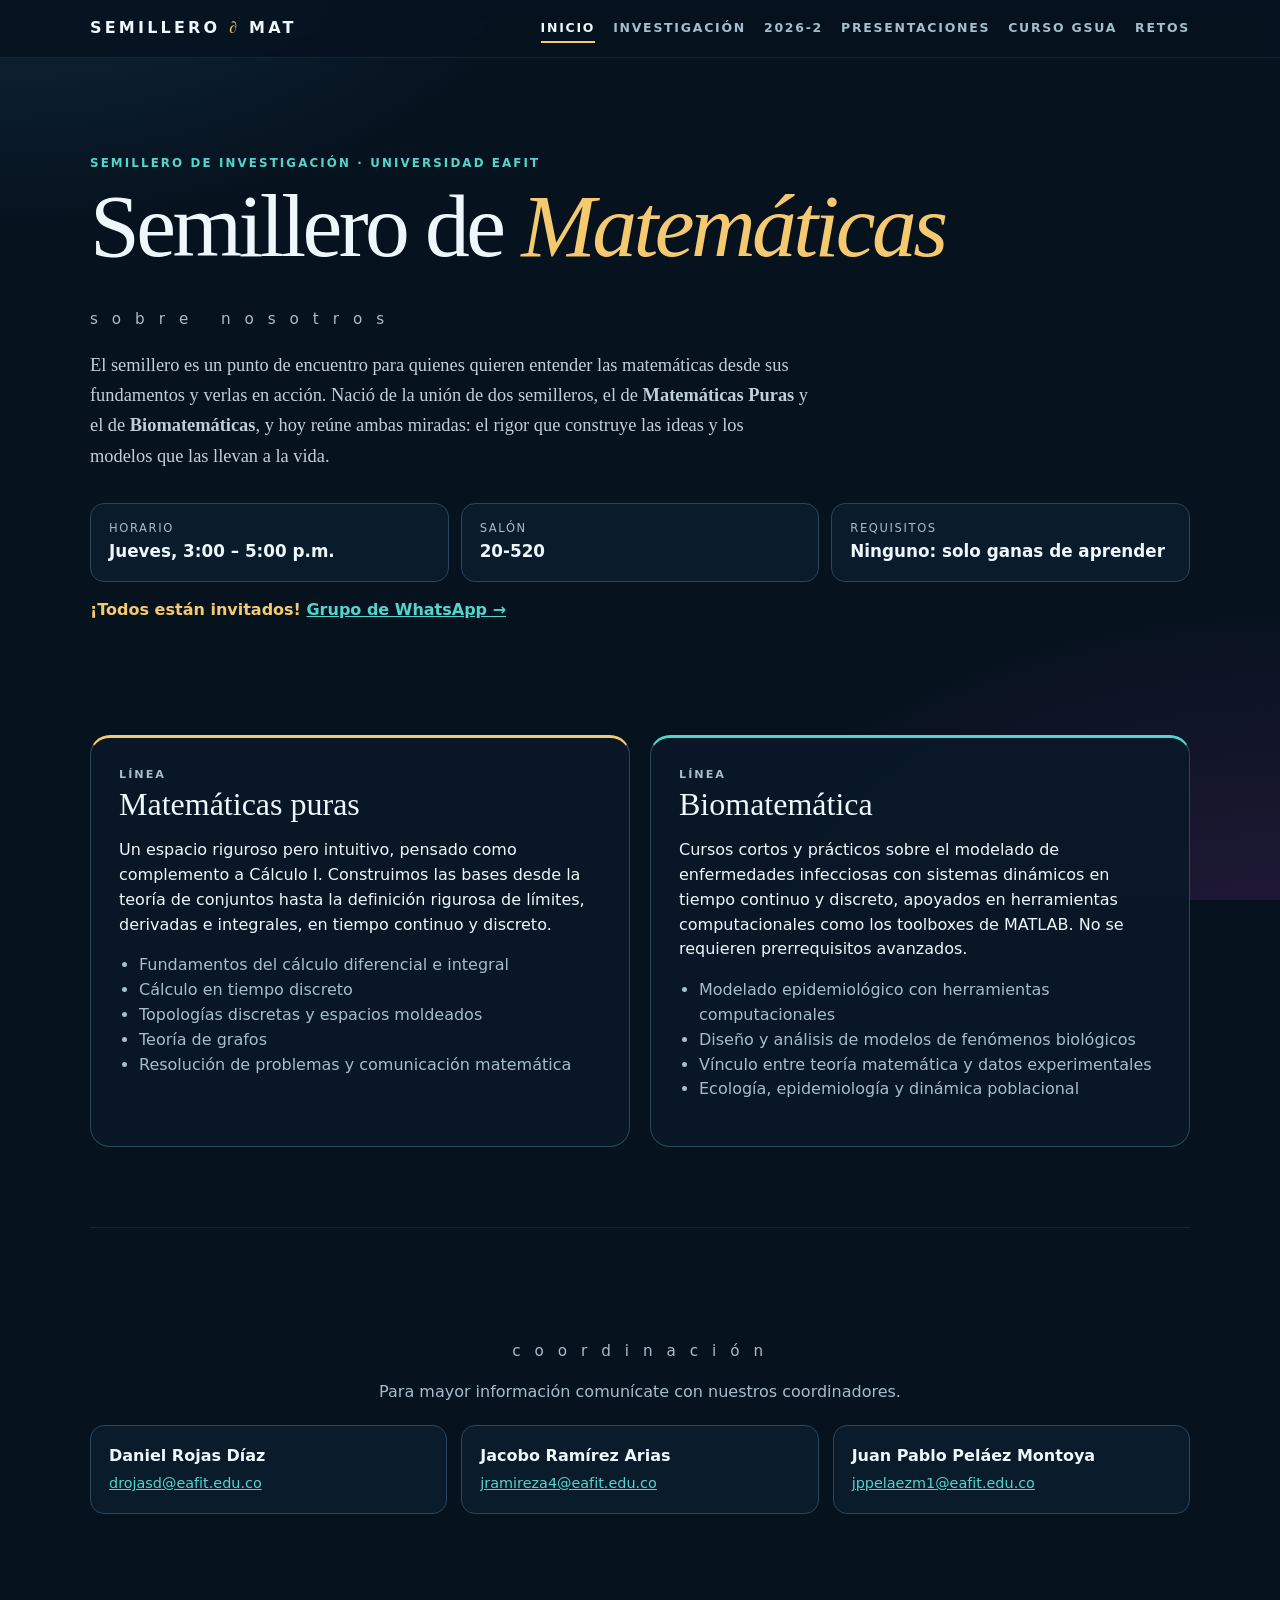
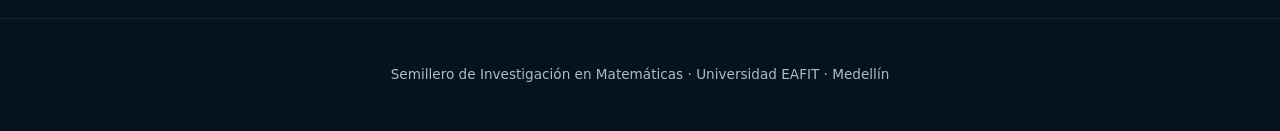
<file: index.html>
<!doctype html>
<html lang="es">
<head>
  <meta charset="utf-8">
  <meta name="viewport" content="width=device-width, initial-scale=1">
  <meta name="theme-color" content="#07121f">
  <meta name="description" content="Semillero de Matemáticas de la Universidad EAFIT: matemáticas puras y biomatemática. Jueves de 3 a 5 p.m. en el aula 20-520, sin prerrequisitos.">
  <title>Semillero de Matemáticas – EAFIT</title>
  <link rel="stylesheet" href="assets/style.css">
</head>
<body>
  <header class="nav">
    <a class="brand" href="#inicio">SEMILLERO <span>∂</span> MAT</a>
    <nav>
      <a href="#inicio">Inicio</a>
      <a href="#investigacion">Investigación</a>
      <a href="#semestre" data-semestre>2026-2</a>
      <a href="#presentaciones">Presentaciones</a>
      <a href="#curso">Curso GSUA</a>
      <a href="#retos">Retos</a>
    </nav>
  </header>

  <main>
    <!-- Cada .pestana es una pestaña; se elige por el #hash (assets/main.js). -->
    <div class="pestana" data-pestana="inicio">
    <section id="inicio" class="hero">
      <p class="eyebrow">Semillero de Investigación · Universidad EAFIT</p>
      <h1>Semillero de <em>Matemáticas</em></h1>
      <p class="spaced">s o b r e &nbsp; n o s o t r o s</p>
      <p class="lead">
        El semillero es un punto de encuentro para quienes quieren entender las matemáticas
        desde sus fundamentos y verlas en acción. Nació de la unión de dos semilleros, el de
        <strong>Matemáticas Puras</strong> y el de <strong>Biomatemáticas</strong>, y hoy reúne
        ambas miradas: el rigor que construye las ideas y los modelos que las llevan a la vida.
      </p>
      <div class="facts">
        <div><span>Horario</span><strong data-horario></strong></div>
        <div><span>Salón</span><strong data-salon></strong></div>
        <div><span>Requisitos</span><strong data-requisitos></strong></div>
      </div>
      <p class="invite">¡Todos están invitados! <a data-whatsapp target="_blank" rel="noopener">Grupo de WhatsApp →</a></p>
    </section>

    <section id="lineas" class="lineas">
      <article class="linea puras">
        <p class="tag">Línea</p>
        <h2>Matemáticas puras</h2>
        <p>
          Un espacio riguroso pero intuitivo, pensado como complemento a Cálculo I. Construimos
          las bases desde la teoría de conjuntos hasta la definición rigurosa de límites,
          derivadas e integrales, en tiempo continuo y discreto.
        </p>
        <ul>
          <li>Fundamentos del cálculo diferencial e integral</li>
          <li>Cálculo en tiempo discreto</li>
          <li>Topologías discretas y espacios moldeados</li>
          <li>Teoría de grafos</li>
          <li>Resolución de problemas y comunicación matemática</li>
        </ul>
      </article>
      <article class="linea biomat">
        <p class="tag">Línea</p>
        <h2>Biomatemática</h2>
        <p>
          Cursos cortos y prácticos sobre el modelado de enfermedades infecciosas con sistemas
          dinámicos en tiempo continuo y discreto, apoyados en herramientas computacionales
          como los toolboxes de MATLAB. No se requieren prerrequisitos avanzados.
        </p>
        <ul>
          <li>Modelado epidemiológico con herramientas computacionales</li>
          <li>Diseño y análisis de modelos de fenómenos biológicos</li>
          <li>Vínculo entre teoría matemática y datos experimentales</li>
          <li>Ecología, epidemiología y dinámica poblacional</li>
        </ul>
      </article>
    </section>

    </div>

    <div class="pestana" data-pestana="investigacion">
    <section id="investigacion">
      <p class="spaced center">i n v e s t i g a c i ó n</p>
      <p class="muted center">Además de las sesiones, el semillero tiene líneas de investigación activas.</p>
      <div class="cards" id="lista-investigacion"></div>
    </section>

    </div>

    <div class="pestana" data-pestana="semestre">
    <section id="semestre">
      <p class="spaced center" data-semestre-spaced></p>
      <div class="curso">
        <figure>
          <img data-ecard alt="Invitación del semestre: ¿Qué es un diferencial? Nivel 1: construyendo las bases del cálculo desde la función hasta el diferencial." decoding="async">
        </figure>
        <div>
          <p class="tag" data-curso-nivel></p>
          <h2 data-curso-pregunta></h2>
          <p class="lead" data-curso-titulo></p>
          <p class="lead">
            Partimos de la noción de función y, paso a paso, construimos con rigor las ideas que
            llevan al diferencial. En el camino también nos preguntamos qué significa que una
            función sea <em>continua</em> cuando el mundo es discreto. No hace falta haber
            asistido antes ni saber nada en particular.
          </p>
          <a class="boton" data-whatsapp target="_blank" rel="noopener">Únete al grupo de WhatsApp</a>
        </div>
      </div>
    </section>

    <section id="cronograma">
      <h2 class="section-title">Cronograma de actividades</h2>
      <p class="muted center">Semestre <span data-semestre-text></span> · El cronograma es tentativo y puede cambiar.</p>
      <div class="filters" role="group" aria-label="Filtrar por línea">
        <button class="on" data-filter="todas">Todas</button>
        <button data-filter="puras">Puras</button>
        <button data-filter="biomat">Biomat</button>
      </div>
      <ol class="sesiones" id="lista-sesiones"></ol>
    </section>

    </div>

    <div class="pestana" data-pestana="presentaciones">
    <section id="presentaciones">
      <p class="spaced center">p r e s e n t a c i o n e s</p>
      <div class="cards" id="lista-presentaciones"></div>
    </section>

    <section id="documentos">
      <p class="spaced center">d o c u m e n t o s</p>
      <div class="cards" id="lista-documentos"></div>
    </section>

    </div>

    <div class="pestana" data-pestana="curso">
    <section id="curso">
      <p class="spaced center">c u r s o &nbsp; g s u a - c s b</p>
      <p class="muted center retos-intro" data-curso-desc></p>
      <div class="destacado" id="curso-handson"></div>
      <div class="cards" id="lista-curso"></div>
      <p class="spaced center" style="margin-top:40px">p a p e r s &nbsp; d e &nbsp; l o s &nbsp; m o d e l o s</p>
      <div class="papers" id="curso-papers"></div>
      <div class="grupos-enlaces" id="curso-enlaces"></div>
    </section>

    </div>

    <div class="pestana" data-pestana="retos">
    <section id="retos">
      <p class="spaced center">r e t o s</p>
      <p class="muted center retos-intro">
        Competencias de identificabilidad: datos simulados con ruido y parámetros secretos. Cada
        equipo dice qué parámetros se pueden recuperar, los estima y da su intervalo de confianza.
        Gana la <strong>menor penalización</strong>: intervalos estrechos que contengan la verdad y
        honestidad sobre lo que no se puede recuperar. La huella SHA-256 de cada verdad se publica
        al lanzar el reto, para que nadie pueda cambiarla después.
        <a href="https://github.com/drojasd/semillero-matematicas-eafit/blob/main/retos/README.md" target="_blank" rel="noopener">Cómo se califica →</a>
      </p>
      <div id="lista-retos"></div>
    </section>

    </div>

    <section id="contacto">
      <p class="spaced center">c o o r d i n a c i ó n</p>
      <p class="muted center">Para mayor información comunícate con nuestros coordinadores.</p>
      <div class="coordinadores" id="lista-coordinadores"></div>
    </section>
  </main>

  <footer>
    <p>Semillero de Investigación en Matemáticas · Universidad EAFIT · Medellín</p>
  </footer>

  <script src="assets/diagramas.js"></script>
  <script src="data/sitio.js"></script>
  <script src="data/retos.js"></script>
  <script src="assets/main.js"></script>
</body>
</html>
</file>
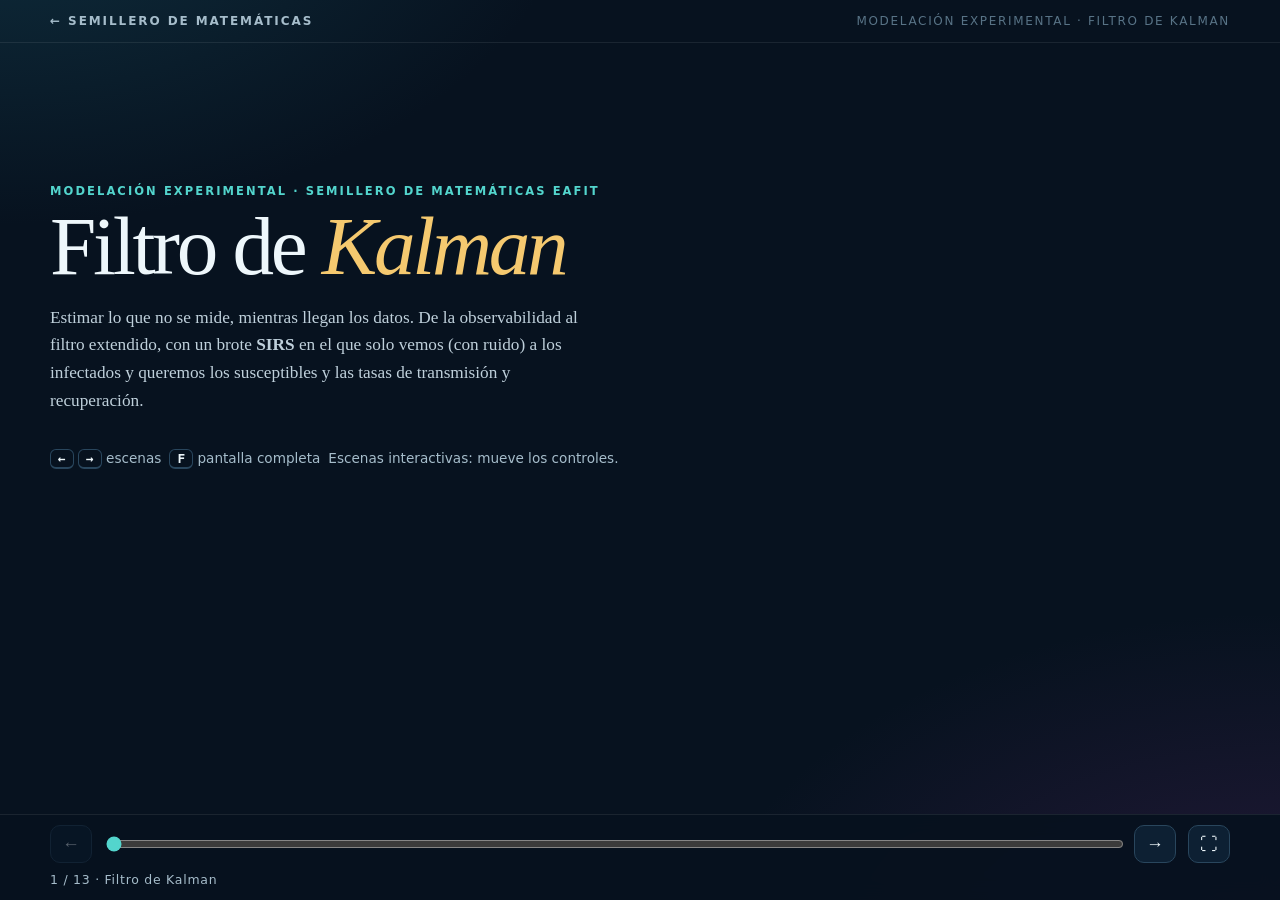
<file: cursos/filtro-kalman/presentacion.html>
<!doctype html>
<html lang="es">
<head>
<meta charset="utf-8">
<meta name="viewport" content="width=device-width, initial-scale=1">
<meta name="theme-color" content="#07121f">
<title>Filtro de Kalman · Semillero de Matemáticas</title>
<style>
:root{
  --bg:#07121f; --surface:#0d2033; --surface2:#102a40; --line:#29465d;
  --ink:#eef7fb; --muted:#a6bdcb; --dim:#587386;
  --puras:#f5c96f; --biomat:#53d5cd; --violet:#bda0ff; --bad:#ff8194; --good:#68e3a0;
}
*{box-sizing:border-box}
[hidden]{display:none!important}
math.acc{font-family:"Cambria Math","STIX Two Math",serif;font-size:1.05em}
.par{font-size:1.75em;vertical-align:-.12em;font-weight:300}
html,body{height:100%}
body{margin:0;color:var(--ink);font:16px/1.5 Inter,ui-sans-serif,system-ui,-apple-system,"Segoe UI",sans-serif;
  background:radial-gradient(1000px 620px at 0 -15%,#16495b8a,transparent 58%),radial-gradient(1000px 640px at 100% 110%,#54266566,transparent 59%),var(--bg);
  display:flex;flex-direction:column;min-height:100vh}
a{color:var(--biomat)}
.top{display:flex;justify-content:space-between;align-items:center;gap:12px;padding:12px max(16px,calc((100% - 1180px)/2));border-bottom:1px solid #ffffff14}
.top a{font-size:.75rem;font-weight:800;letter-spacing:.16em;text-transform:uppercase;text-decoration:none;color:var(--muted)}
.top span{font-size:.75rem;letter-spacing:.14em;text-transform:uppercase;color:var(--dim)}
main{flex:1;width:min(1180px,calc(100% - 32px));margin:0 auto;padding:22px 0 110px}
.kicker{margin:0 0 6px;color:var(--biomat);font-size:.72rem;font-weight:800;letter-spacing:.18em;text-transform:uppercase}
h1{margin:0;font:500 clamp(2.4rem,6.5vw,5.2rem)/.95 Georgia,"Times New Roman",serif;letter-spacing:-.04em}
h1 em,h2 em{color:var(--puras);font-weight:400}
h2{margin:0 0 14px;font:500 clamp(1.6rem,3.4vw,2.5rem)/1.08 Georgia,serif;letter-spacing:-.02em}
p{margin:0 0 12px}
.lead{color:#bfd0db;font:1.08rem/1.6 Georgia,serif;max-width:62ch}
.muted{color:var(--muted)} .small{font-size:.86rem}
.cols{display:grid;grid-template-columns:minmax(0,1fr) minmax(0,1.2fr);gap:26px;align-items:start}
.cols.even{grid-template-columns:minmax(0,1fr) minmax(0,1fr)}
.panel{border:1px solid var(--line);border-radius:16px;background:#091827dc;padding:16px}
canvas{display:block;width:100%;height:360px;border-radius:12px;background:#050d17;border:1px solid #ffffff12;touch-action:none;cursor:crosshair}
canvas.short{height:300px}
.ctl{display:grid;grid-template-columns:auto 1fr 3.4em;gap:8px 10px;align-items:center;margin:10px 0}
.ctl label{font-size:.85rem;color:var(--muted)} .ctl output{font:600 .9rem ui-monospace,Consolas,monospace;text-align:right}
input[type=range]{width:100%;accent-color:var(--biomat)}
.btns{display:flex;flex-wrap:wrap;gap:8px;margin:10px 0}
button.b{padding:7px 13px;border:1px solid var(--line);border-radius:999px;background:transparent;color:var(--muted);font:inherit;font-size:.85rem;cursor:pointer}
button.b:hover{color:var(--ink);border-color:var(--muted)}
button.b.on{background:var(--surface2);color:var(--ink);border-color:var(--biomat)}
button.b:focus-visible,a:focus-visible,input:focus-visible{outline:2px solid var(--puras);outline-offset:2px}
.m{font-family:"Cambria Math","STIX Two Math",Georgia,serif;font-size:1.06em;white-space:nowrap}
.m i,.eq i{font-style:italic}
.eq{font-family:"Cambria Math","STIX Two Math",Georgia,serif;font-size:1.25rem;line-height:2.2;text-align:center;margin:10px 0;overflow-x:auto;overflow-y:hidden;white-space:nowrap}
.eq.big{font-size:clamp(1.15rem,2.6vw,1.9rem)}
.fr{display:inline-flex;flex-direction:column;vertical-align:middle;text-align:center;line-height:1.15;margin:0 .1em}
.fr>span:first-child{border-bottom:1px solid currentColor;padding:0 .15em}
.mat{display:inline-grid;vertical-align:middle;gap:2px 14px;padding:2px 8px;border-left:2px solid var(--muted);border-right:2px solid var(--muted);border-radius:4px;line-height:1.3;text-align:center}
[data-p]{border-radius:6px;padding:0 2px;transition:background .2s,color .2s}
[data-p].hl{background:#f5c96f33;color:var(--puras)}
.box{border-left:3px solid var(--puras);background:#f5c96f12;padding:10px 14px;border-radius:0 10px 10px 0;margin:12px 0}
.box.t{border-color:var(--biomat);background:#53d5cd12}
.box.v{border-color:var(--violet);background:#bda0ff12}
.tag{display:inline-block;padding:1px 9px;border-radius:999px;font-size:.72rem;font-weight:800;letter-spacing:.08em;text-transform:uppercase;background:#ffffff12}
.ok{color:var(--good)} .no{color:var(--bad)}
ul.clean{padding-left:18px;margin:6px 0} ul.clean li{margin:4px 0}
.form{display:flex;flex-wrap:wrap;gap:8px;align-items:center;font-size:.85rem;color:var(--muted)}
.form input[type=number]{width:5.2em;padding:4px 6px;border-radius:8px;border:1px solid var(--line);background:#050d17;color:var(--ink);font:inherit}
svg text{font-family:Inter,system-ui,sans-serif}
.cover{min-height:58vh;display:flex;flex-direction:column;justify-content:center}
.keys{display:flex;flex-wrap:wrap;gap:8px;margin-top:22px;color:var(--muted);font-size:.85rem}
kbd{border:1px solid var(--line);border-bottom-width:2px;border-radius:6px;padding:1px 7px;font:600 .8rem ui-monospace,Consolas,monospace;color:var(--ink)}
.dock{position:fixed;left:0;right:0;bottom:0;z-index:5;background:#07121fee;backdrop-filter:blur(10px);border-top:1px solid #ffffff14}
.dock .in{width:min(1180px,calc(100% - 32px));margin:0 auto;display:grid;grid-template-columns:auto 1fr auto auto;gap:12px;align-items:center;padding:10px 0}
.dock .lbl{grid-column:1/-1;font-size:.78rem;color:var(--muted);letter-spacing:.06em;margin-top:-4px}
.dock button{width:42px;height:38px;border-radius:10px;border:1px solid var(--line);background:var(--surface);color:var(--ink);font-size:1.1rem;cursor:pointer}
.dock button:disabled{opacity:.35;cursor:default}
@media (max-width:820px){
  .cols,.cols.even{grid-template-columns:minmax(0,1fr)}
  .m{white-space:normal}
  .top span{display:none}
  .dock .in{grid-template-columns:auto minmax(0,1fr) auto auto}
  canvas{height:280px} canvas.short{height:240px}
  main{padding-bottom:130px}
}
@media (prefers-reduced-motion:reduce){*{transition:none!important;scroll-behavior:auto!important}}
.grid2{display:grid;grid-template-columns:minmax(0,1fr) minmax(0,1fr);gap:10px}
canvas.mini{height:210px}
.read{display:grid;grid-template-columns:auto 1fr;gap:4px 12px;font-size:.85rem;margin:10px 0}
.read b{font:600 .9rem ui-monospace,Consolas,monospace;color:var(--ink);text-align:right}
.read span{color:var(--muted)}
.leg{display:flex;flex-wrap:wrap;gap:6px 14px;font-size:.78rem;color:var(--muted);margin:6px 0}
.leg i{display:inline-block;width:14px;height:3px;border-radius:2px;vertical-align:middle;margin-right:5px}
.leg i.pt{width:6px;height:6px;border-radius:50%}
pre.code{margin:8px 0;padding:12px 14px;border-radius:12px;background:#050d17;border:1px solid #ffffff12;overflow-x:auto;font:12.5px/1.5 ui-monospace,Consolas,monospace;color:#cfe3ee}
pre.code .c{color:var(--dim)} pre.code .k{color:var(--biomat)}
.steps{counter-reset:p;list-style:none;padding:0;margin:8px 0}
.steps li{counter-increment:p;position:relative;padding-left:30px;margin:8px 0}
.steps li::before{content:counter(p);position:absolute;left:0;top:1px;width:21px;height:21px;border-radius:50%;background:var(--surface2);border:1px solid var(--line);font-size:.72rem;display:grid;place-items:center;color:var(--puras)}
.cols.lab{grid-template-columns:minmax(0,.72fr) minmax(0,1.5fr)}
@media (max-width:820px){.grid2,.cols.lab{grid-template-columns:minmax(0,1fr)} canvas.mini{height:190px}}
</style>
</head>
<body>
<header class="top">
  <a href="../../index.html">← Semillero de Matemáticas</a>
  <span>Modelación experimental · Filtro de Kalman</span>
</header>
<main id="stage" tabindex="-1" aria-live="polite"></main>
<nav class="dock" aria-label="Navegación de la presentación">
  <div class="in">
    <button id="prev" aria-label="Escena anterior">←</button>
    <input id="prog" type="range" min="0" value="0" aria-label="Progreso de la presentación">
    <button id="next" aria-label="Escena siguiente">→</button>
    <button id="full" aria-label="Pantalla completa" title="Pantalla completa (F)">⛶</button>
    <div class="lbl" id="lbl"></div>
  </div>
</nav>
<script>
"use strict";
/* ===================== utilidades ===================== */
const RM = matchMedia("(prefers-reduced-motion: reduce)").matches;
const css = (n) => getComputedStyle(document.documentElement).getPropertyValue(n).trim();
const C = { ink: css("--ink"), muted: css("--muted"), dim: css("--dim"), line: css("--line"), teal: css("--biomat"), gold: css("--puras"), violet: css("--violet"), bad: css("--bad"), good: css("--good") };
const $ = (s, r = document) => r.querySelector(s);
const $$ = (s, r = document) => [...r.querySelectorAll(s)];
const clamp = (x, a, b) => Math.max(a, Math.min(b, x));
const fmt = (x, d = 2) => (Math.abs(x) < 1e-12 ? 0 : x).toFixed(d).replace("-", "−");

function fitCanvas(cv) {
  const r = cv.getBoundingClientRect(), dpr = window.devicePixelRatio || 1;
  cv.width = Math.max(1, Math.round(r.width * dpr));
  cv.height = Math.max(1, Math.round(r.height * dpr));
  const ctx = cv.getContext("2d");
  ctx.setTransform(dpr, 0, 0, dpr, 0, 0);
  return { ctx, w: r.width, h: r.height };
}
function view(w, h, xr, yr, pad = 30) {
  const sx = (w - 2 * pad) / (xr[1] - xr[0]), sy = (h - 2 * pad) / (yr[1] - yr[0]);
  return { w, h, pad, xr, yr,
    X: (x) => pad + (x - xr[0]) * sx, Y: (y) => h - pad - (y - yr[0]) * sy,
    ix: (px) => xr[0] + (px - pad) / sx, iy: (py) => yr[0] + (h - pad - py) / sy };
}
/* Misma escala en ambos ejes: amplía el rango del eje con más espacio. */
function equalize(w, h, xr, yr, pad = 30) {
  const pw = w - 2 * pad, ph = h - 2 * pad, s = Math.max((xr[1] - xr[0]) / pw, (yr[1] - yr[0]) / ph);
  const cx = (xr[0] + xr[1]) / 2, cy = (yr[0] + yr[1]) / 2;
  return [[cx - s * pw / 2, cx + s * pw / 2], [cy - s * ph / 2, cy + s * ph / 2]];
}
function clip(ctx, v) { ctx.save(); ctx.beginPath(); ctx.rect(v.pad, v.pad, v.w - 2 * v.pad, v.h - 2 * v.pad); ctx.clip(); }
function step(span, n = 8) { const raw = span / n, p = Math.pow(10, Math.floor(Math.log10(raw))); const m = raw / p; return (m < 1.5 ? 1 : m < 3.5 ? 2 : m < 7.5 ? 5 : 10) * p; }
function axes(ctx, v, lab = ["t", "y"]) {
  ctx.lineWidth = 1; ctx.font = "11px Inter,system-ui,sans-serif"; ctx.fillStyle = C.dim;
  const gx = step(v.xr[1] - v.xr[0], clamp((v.w - 2 * v.pad) / 60, 3, 8)), gy = step(v.yr[1] - v.yr[0], clamp((v.h - 2 * v.pad) / 34, 3, 8));
  ctx.strokeStyle = "#ffffff0d";
  for (let x = Math.ceil(v.xr[0] / gx) * gx; x <= v.xr[1] + 1e-9; x += gx) { ctx.beginPath(); ctx.moveTo(v.X(x), v.pad); ctx.lineTo(v.X(x), v.h - v.pad); ctx.stroke(); }
  for (let y = Math.ceil(v.yr[0] / gy) * gy; y <= v.yr[1] + 1e-9; y += gy) { ctx.beginPath(); ctx.moveTo(v.pad, v.Y(y)); ctx.lineTo(v.w - v.pad, v.Y(y)); ctx.stroke(); }
  ctx.strokeStyle = "#ffffff40";
  const x0 = clamp(0, v.xr[0], v.xr[1]), y0 = clamp(0, v.yr[0], v.yr[1]);
  ctx.beginPath(); ctx.moveTo(v.pad, v.Y(y0)); ctx.lineTo(v.w - v.pad, v.Y(y0)); ctx.stroke();
  ctx.beginPath(); ctx.moveTo(v.X(x0), v.pad); ctx.lineTo(v.X(x0), v.h - v.pad); ctx.stroke();
  ctx.textAlign = "center";
  for (let x = Math.ceil(v.xr[0] / gx) * gx; x <= v.xr[1] + 1e-9; x += gx) if (Math.abs(x) > 1e-9) ctx.fillText(+x.toFixed(6), v.X(x), Math.min(v.h - 8, v.Y(y0) + 14));
  ctx.textAlign = "right";
  for (let y = Math.ceil(v.yr[0] / gy) * gy; y <= v.yr[1] + 1e-9; y += gy) if (Math.abs(y) > 1e-9) ctx.fillText(+y.toFixed(6), Math.max(26, v.X(x0) - 5), v.Y(y) + 4);
  ctx.fillStyle = C.muted; ctx.font = "italic 13px Georgia,serif";
  ctx.textAlign = "right"; ctx.fillText(lab[0], v.w - v.pad, v.Y(y0) - 6);
  ctx.textAlign = "left"; ctx.fillText(lab[1], v.X(x0) + 6, v.pad + 10);
}
function plotFn(ctx, v, f, color, lw = 2, dash = [], from = v.xr[0], to = v.xr[1]) {
  clip(ctx, v); ctx.strokeStyle = color; ctx.lineWidth = lw; ctx.setLineDash(dash); ctx.beginPath();
  let pen = false; const N = 500;
  for (let i = 0; i <= N; i++) {
    const t = from + (to - from) * i / N, y = f(t);
    if (!isFinite(y) || Math.abs(y) > 1e4) { pen = false; continue; }
    pen ? ctx.lineTo(v.X(t), v.Y(y)) : ctx.moveTo(v.X(t), v.Y(y)); pen = true;
  }
  ctx.stroke(); ctx.setLineDash([]); ctx.restore();
}
function polyline(ctx, v, pts, color, lw = 2, dash = []) {
  clip(ctx, v); ctx.strokeStyle = color; ctx.lineWidth = lw; ctx.setLineDash(dash); ctx.beginPath();
  pts.forEach(([x, y], i) => (i ? ctx.lineTo(v.X(x), v.Y(y)) : ctx.moveTo(v.X(x), v.Y(y))));
  ctx.stroke(); ctx.setLineDash([]); ctx.restore();
}
function dot(ctx, v, x, y, color, r = 5) { ctx.fillStyle = color; ctx.beginPath(); ctx.arc(v.X(x), v.Y(y), r, 0, 7); ctx.fill(); }
function rk4(f, t, s, h) {
  const k1 = f(t, s), k2 = f(t + h / 2, s.map((x, i) => x + h / 2 * k1[i]));
  const k3 = f(t + h / 2, s.map((x, i) => x + h / 2 * k2[i])), k4 = f(t + h, s.map((x, i) => x + h * k3[i]));
  return s.map((x, i) => x + h / 6 * (k1[i] + 2 * k2[i] + 2 * k3[i] + k4[i]));
}
function drawField(ctx, v, F, n = 17) {
  clip(ctx, v);
  const cw = (v.w - 2 * v.pad) / n, ch = (v.h - 2 * v.pad) / n, L = Math.min(cw, ch) * 0.42;
  for (let i = 0; i < n; i++) for (let j = 0; j < n; j++) {
    const px = v.pad + (i + .5) * cw, py = v.pad + (j + .5) * ch;
    const [dx, dy] = F(v.ix(px), v.iy(py)); const m = Math.hypot(dx, dy);
    if (!isFinite(m) || m < 1e-9) { ctx.fillStyle = "#ffffff30"; ctx.fillRect(px - 1, py - 1, 2, 2); continue; }
    const ux = dx / m, uy = -dy / m * ((v.Y(1) - v.Y(0)) < 0 ? 1 : -1);
    const ax = px + ux * L / 2, ay = py + uy * L / 2, bx = px - ux * L / 2, by = py - uy * L / 2;
    ctx.strokeStyle = `rgba(166,189,203,${clamp(.25 + .25 * Math.log10(1 + m), .25, .7)})`; ctx.lineWidth = 1.1;
    ctx.beginPath(); ctx.moveTo(bx, by); ctx.lineTo(ax, ay);
    const a = Math.atan2(ay - by, ax - bx); ctx.lineTo(ax - 4 * Math.cos(a - .5), ay - 4 * Math.sin(a - .5));
    ctx.moveTo(ax, ay); ctx.lineTo(ax - 4 * Math.cos(a + .5), ay - 4 * Math.sin(a + .5)); ctx.stroke();
  }
  ctx.restore();
}
/* Plano de fase reutilizable: campo + trayectorias por clic o por formulario. */
function PhasePlane(cv, o) {
  const st = { trajs: [], v: null };
  const ro = new ResizeObserver(() => draw()); ro.observe(cv);
  function integrate(x0, y0) {
    const f = (t, s) => o.field(s[0], s[1], t), H = o.h || 0.02, N = o.steps || 1500, B = 4;
    const inside = (s) => Math.abs(s[0]) < B * Math.max(...o.xr.map(Math.abs)) && Math.abs(s[1]) < B * Math.max(...o.yr.map(Math.abs));
    const fw = [[x0, y0]]; let s = [x0, y0], t = o.t0 ? o.t0() : 0;
    for (let k = 0; k < N && inside(s); k++) { s = rk4(f, t, s, H); t += H; fw.push(s); }
    if (o.autonomous === false) return fw;
    const bw = []; s = [x0, y0]; t = 0;
    for (let k = 0; k < N && inside(s); k++) { s = rk4(f, t, s, -H); t -= H; bw.push(s); }
    return bw.reverse().concat(fw);
  }
  function draw() {
    if (!cv.isConnected) return;
    const { ctx, w, h } = fitCanvas(cv); const [xr, yr] = o.equal ? equalize(w, h, o.xr, o.yr) : [o.xr, o.yr]; const v = view(w, h, xr, yr); st.v = v;
    ctx.clearRect(0, 0, w, h); axes(ctx, v, o.labels || ["x", "y"]);
    drawField(ctx, v, (x, y) => o.field(x, y, o.fieldTime ? o.fieldTime() : 0));
    if (o.under) o.under(ctx, v);
    st.trajs.forEach((tr, i) => { polyline(ctx, v, tr.pts, i === st.trajs.length - 1 ? C.teal : "#53d5cd88", 2); dot(ctx, v, tr.x0, tr.y0, C.gold, 4); });
    if (o.over) o.over(ctx, v);
  }
  function add(x, y) { st.trajs.push({ x0: x, y0: y, pts: integrate(x, y) }); if (st.trajs.length > 8) st.trajs.shift(); draw(); o.onAdd && o.onAdd(st.trajs[st.trajs.length - 1]); }
  cv.addEventListener("pointerdown", (e) => { if (!st.v) return; const r = cv.getBoundingClientRect(); add(st.v.ix(e.clientX - r.left), st.v.iy(e.clientY - r.top)); });
  return { draw, add, st, recompute() { st.trajs = st.trajs.map((t) => ({ ...t, pts: integrate(t.x0, t.y0) })); draw(); }, clear() { st.trajs = []; draw(); }, dispose() { ro.disconnect(); } };
}
/* Lienzo simple con redibujado al cambiar de tamaño. */
function Canvas(cv, render) {
  const ro = new ResizeObserver(() => draw()); ro.observe(cv);
  function draw() { if (!cv.isConnected) return; const { ctx, w, h } = fitCanvas(cv); ctx.clearRect(0, 0, w, h); render(ctx, w, h); }
  return { draw, dispose() { ro.disconnect(); } };
}
/* Animación que se cancela al salir de la escena (window.__loops cuenta las vivas). */
window.__loops = 0;
function Loop(tick) {
  let id = 0, last = 0;
  const run = (ts) => { const dt = last ? Math.min(.05, (ts - last) / 1000) : 0; last = ts; if (tick(dt) === false) return stop(); id = requestAnimationFrame(run); };
  function start() { if (id) return; window.__loops++; last = 0; id = requestAnimationFrame(run); }
  function stop() { if (!id) return; cancelAnimationFrame(id); id = 0; window.__loops--; }
  return { start, stop, get on() { return !!id; } };
}
function slider(root, id, cb) { const el = $("#" + id, root), out = $(`output[for=${id}]`, root); const up = () => { if (out) out.value = fmt(+el.value, +(el.dataset.d || 2)); cb(+el.value); }; el.addEventListener("input", up); up(); return el; }
function choice(root, sel, cb) { const bs = $$(sel, root); bs.forEach((b) => b.addEventListener("click", () => { bs.forEach((x) => x.classList.toggle("on", x === b)); x_aria(bs, b); cb(b.dataset.k, b); })); }
function x_aria(bs, b) { bs.forEach((x) => x.setAttribute("aria-pressed", x === b)); }
function trajForm(root, pp) { const f = $(".form", root); if (!f) return; f.addEventListener("submit", (e) => { e.preventDefault(); pp.add(+$("[name=x0]", f).value, +$("[name=y0]", f).value); }); }

/* ===================== numérica del filtro ===================== */
/* Generador reproducible (mulberry32) y normal estándar (Box–Muller). */
function rng(seed) { let a = seed >>> 0; return () => { a = (a + 0x6D2B79F5) | 0; let t = Math.imul(a ^ (a >>> 15), 1 | a); t = (t + Math.imul(t ^ (t >>> 7), 61 | t)) ^ t; return ((t ^ (t >>> 14)) >>> 0) / 4294967296; }; }
function gauss(r) { let u = 0; while (!u) u = r(); return Math.sqrt(-2 * Math.log(u)) * Math.cos(2 * Math.PI * r()); }
const Mx = {
  mul: (A, B) => A.map((r) => B[0].map((_, j) => r.reduce((s, a, k) => s + a * B[k][j], 0))),
  T: (A) => A[0].map((_, j) => A.map((r) => r[j])),
  add: (A, B) => A.map((r, i) => r.map((a, j) => a + B[i][j])),
  eye: (n) => Array.from({ length: n }, (_, i) => Array.from({ length: n }, (_, j) => +(i === j))),
  diag: (v) => v.map((a, i) => v.map((_, j) => (i === j ? a : 0))),
};
/* Un paso del filtro de Kalman extendido con una sola medición y = h·x + v.
   f(x) devuelve [x(k|k-1), F]. Con f lineal es el filtro de Kalman clásico. */
function ekfStep(x, P, y, f, h, Q, R) {
  const [xp, F] = f(x);
  const Pp = Mx.add(Mx.mul(Mx.mul(F, P), Mx.T(F)), Q);
  if (!isFinite(y)) return { x: xp, P: Pp, e: NaN, S: NaN, K: x.map(() => 0) };
  const PH = Pp.map((r) => r.reduce((s, a, k) => s + a * h[k], 0));
  const S = h.reduce((s, a, k) => s + a * PH[k], 0) + R;
  const K = PH.map((v) => v / S);
  const e = y - h.reduce((s, a, k) => s + a * xp[k], 0);
  const xn = xp.map((v, i) => v + K[i] * e);
  const IKH = Mx.eye(x.length).map((r, i) => r.map((v, j) => v - K[i] * h[j]));
  const Pn = Mx.add(Mx.mul(Mx.mul(IKH, Pp), Mx.T(IKH)), K.map((a) => K.map((b) => a * b * R)));   // forma de Joseph
  return { x: xn, P: Pn, e, S, K };
}
/* SIRS discreto del semillero con estado aumentado x = [s, i, β, γ] (N = 1). */
function sirsF(x, alpha) {
  const [s, i, b, g] = x, E = Math.exp(-b * i), r = 1 - s - i;
  return [[s * E + alpha * r, s * (1 - E) + (1 - g) * i, b, g],
    [[E - alpha, -s * b * E - alpha, -s * i * E, 0], [1 - E, s * b * E + 1 - g, s * i * E, -i], [0, 0, 1, 0], [0, 0, 0, 1]]];
}
const SIRS0 = { dias: 240, s0: 0.999, i0: 0.001, beta: 0.5, gamma: 0.2, alpha: 0.01, rel: 0.05, abs: 5e-4 };
function simularSIRS(o = {}) {
  o = { ...SIRS0, diaCambio: Infinity, betaDespues: 0.3, seed: 7, ...o };
  const r = rng(o.seed), x = [[o.s0, o.i0, o.beta, o.gamma]], y = [];
  for (let k = 0; k < o.dias; k++) { const n = sirsF(x[k], o.alpha)[0]; if (k + 1 >= o.diaCambio) n[2] = o.betaDespues; x.push(n); }
  x.forEach((xk) => y.push(Math.max(0, xk[1] + (o.rel * xk[1] + o.abs) * gauss(r))));
  return { t: x.map((_, k) => k), x, y, o };
}
/* Observabilidad acumulada del SIRS aumentado (como observabilidadLocal.m): coseno entre
   las columnas de β y γ de O(k) = [h; hΦ(1); …; hΦ(k)], filas pesadas por el ruido. */
function cosBetaGamma(d) {
  const n = d.x.length, rows = []; let Phi = Mx.eye(4);
  for (let j = 0; j < n; j++) {
    const sg = d.o.rel * d.x[j][1] + d.o.abs;
    rows.push(Phi[1].map((v, c) => (v / sg) * d.x[0][c]));
    Phi = Mx.mul(sirsF(d.x[j], d.o.alpha)[1], Phi);
  }
  const out = []; let bb = 0, gg = 0, bg = 0;
  rows.forEach((r, k) => { bb += r[2] * r[2]; gg += r[3] * r[3]; bg += r[2] * r[3]; out.push(k < 3 ? NaN : bg / Math.sqrt(bb * gg)); });
  return out;
}
/* Panel de series de tiempo: bandas, puntos, líneas y marcas verticales. */
function panel(ctx, w, h, o) {
  const v = view(w, h, o.xr, o.yr, 30); axes(ctx, v, o.labels || ["t", ""]);
  (o.bands || []).forEach((b) => {
    if (b.t.length < 2) return; clip(ctx, v); ctx.fillStyle = b.color; ctx.beginPath();
    b.t.forEach((t, i) => (i ? ctx.lineTo(v.X(t), v.Y(b.hi[i])) : ctx.moveTo(v.X(t), v.Y(b.hi[i]))));
    for (let i = b.t.length - 1; i >= 0; i--) ctx.lineTo(v.X(b.t[i]), v.Y(b.lo[i]));
    ctx.closePath(); ctx.fill(); ctx.restore();
  });
  (o.vlines || []).forEach((l) => { ctx.strokeStyle = l.color; ctx.setLineDash([4, 4]); ctx.lineWidth = 1; ctx.beginPath(); ctx.moveTo(v.X(l.x), v.pad); ctx.lineTo(v.X(l.x), v.h - v.pad); ctx.stroke(); ctx.setLineDash([]); if (l.label) { ctx.fillStyle = l.color; ctx.font = "11px Inter,system-ui"; ctx.textAlign = "left"; ctx.fillText(l.label, v.X(l.x) + 4, v.pad + 12); } });
  (o.points || []).forEach((p) => { clip(ctx, v); ctx.fillStyle = p.color; p.t.forEach((t, i) => { ctx.beginPath(); ctx.arc(v.X(t), v.Y(p.y[i]), p.r || 2, 0, 7); ctx.fill(); }); ctx.restore(); });
  (o.series || []).forEach((s) => polyline(ctx, v, s.t.map((t, i) => [t, s.y[i]]), s.color, s.lw || 2, s.dash || []));
  if (o.title) { ctx.fillStyle = C.muted; ctx.font = "600 12px Inter,system-ui,sans-serif"; ctx.textAlign = "left"; ctx.fillText(o.title, v.pad + 4, 18); }
  return v;
}
const range = (n) => Array.from({ length: n }, (_, k) => k);
const col = (X, c) => X.map((x) => x[c]);
const hexA = (hex, a) => hex + Math.round(a * 255).toString(16).padStart(2, "0");

/* ===================== escenas ===================== */
const S = [];

S.push({ id: "portada", title: "Filtro de Kalman", html: `
<section class="cover">
  <p class="kicker">Modelación experimental · Semillero de Matemáticas EAFIT</p>
  <h1>Filtro de <em>Kalman</em></h1>
  <p class="lead" style="margin-top:18px">Estimar lo que no se mide, mientras llegan los datos. De la observabilidad al filtro extendido, con un brote <b>SIRS</b> en el que solo vemos (con ruido) a los infectados y queremos los susceptibles y las tasas de transmisión y recuperación.</p>
  <div class="keys"><span><kbd>←</kbd> <kbd>→</kbd> escenas</span><span><kbd>F</kbd> pantalla completa</span><span>Escenas interactivas: mueve los controles.</span></div>
</section>` });

S.push({ id: "problema", title: "Lo que vemos y lo que queremos", html: `
<p class="kicker">El problema</p>
<h2>Vemos <em>puntos</em>; queremos el estado y los parámetros</h2>
<div class="cols">
  <div>
    <p>Un brote SIRS, día a día. Solo se reporta la fracción de infectados <span class="m"><i>i</i>(<i>k</i>)</span>, con ruido. Lo demás está oculto:</p>
    <ul class="clean">
      <li>los <b>susceptibles</b> <span class="m"><i>s</i>(<i>k</i>)</span>, un estado que nadie mide;</li>
      <li>las <b>tasas</b> <span class="m">β</span> (transmisión) y <span class="m">γ</span> (recuperación), parámetros.</li>
    </ul>
    <p>En identificación usamos todos los datos a la vez. El <b>filtro de Kalman</b> trabaja <b>en línea</b>: con cada medición nueva corrige su estimación y su incertidumbre.</p>
    <div class="box t">Dos preguntas guían la clase: <b>¿las mediciones alcanzan?</b> (observabilidad) y <b>¿cómo combinar modelo y medición?</b> (Kalman).</div>
    <div class="btns"><button class="b" id="ver">Mostrar lo oculto</button></div>
  </div>
  <div class="panel"><canvas id="cv"></canvas>
    <div class="leg"><span><i class="pt" style="background:${C.gold}"></i>medición de i</span><span id="leg2" hidden><i style="background:${C.teal}"></i>i verdadero <i style="background:${C.violet};margin-left:10px"></i>s verdadero</span></div>
  </div>
</div>`,
  mount(root) {
    const d = simularSIRS(); let ver = false;
    const cv = Canvas($("#cv", root), (ctx, w, h) => panel(ctx, w, h, {
      xr: [0, 240], yr: [0, 1], labels: ["día", "fracción"],
      points: [{ t: d.t, y: d.y, color: C.gold, r: 2.2 }],
      series: ver ? [{ t: d.t, y: col(d.x, 1), color: C.teal }, { t: d.t, y: col(d.x, 0), color: C.violet }] : [] }));
    $("#ver", root).addEventListener("click", (e) => { ver = !ver; e.target.classList.toggle("on", ver); e.target.textContent = ver ? "Ocultar" : "Mostrar lo oculto"; $("#leg2", root).hidden = !ver; cv.draw(); });
    return () => cv.dispose();
  } });

S.push({ id: "observabilidad", title: "Observabilidad", html: `
<p class="kicker">Observabilidad</p>
<h2>¿Las mediciones <em>determinan</em> el estado?</h2>
<div class="cols">
  <div>
    <p>Para <span class="m"><i>x</i>(<i>k</i>+1) = <i>A x</i>(<i>k</i>)</span>, <span class="m"><i>y</i>(<i>k</i>) = <i>C x</i>(<i>k</i>)</span>, las primeras <i>n</i> mediciones son</p>
    <div class="eq"><i>y</i> = 𝒪 <i>x</i>(0), &nbsp; 𝒪 = <span class="mat" style="grid-template-columns:auto"><span><i>C</i></span><span><i>CA</i></span><span>⋮</span><span><i>CA</i><sup><i>n</i>−1</sup></span></span></div>
    <p>El estado inicial se recupera <b>si y solo si rango 𝒪 = <i>n</i></b>. Si no, los estados que difieren en el núcleo de 𝒪 dan <b>exactamente</b> las mismas mediciones: ningún filtro los distingue.</p>
    <p class="small muted">Carrito con posición <i>p</i> y velocidad <i>v</i>, muestreado cada <i>T</i> = 0.5: <span class="m"><i>A</i> = [1 <i>T</i>; 0 1]</span>. Dos carritos, <b style="color:${C.teal}">a</b> y <b style="color:${C.gold}">b</b>.</p>
    <div class="btns"><button class="b on" data-k="p">medir posición</button><button class="b" data-k="v">medir velocidad</button></div>
    <div class="ctl"><label for="dp">Δ posición inicial</label><input id="dp" type="range" min="0" max="3" step="0.1" value="2"><output for="dp"></output>
    <label for="dv">Δ velocidad inicial</label><input id="dv" type="range" min="0" max="1" step="0.05" value="0"><output for="dv"></output></div>
    <div class="box" id="msg"></div>
  </div>
  <div class="panel">
    <div class="eq" id="omat"></div>
    <canvas id="c1" class="mini"></canvas><canvas id="c2" class="mini" style="margin-top:10px"></canvas>
  </div>
</div>`,
  mount(root) {
    const T = 0.5, K = range(11); let mide = "p", dp = 2, dv = 0;
    const traj = (p0, v0) => ({ p: K.map((k) => p0 + v0 * T * k), v: K.map(() => v0) });
    const draw = () => {
      const a = traj(0, 1), b = traj(dp, 1 + dv), m = mide, o = m === "p" ? "v" : "p";
      const nm = { p: "posición", v: "velocidad" };
      const yr = (q) => q === "p" ? [-1, 12] : [0, 2.5];
      c1.render = (ctx, w, h) => panel(ctx, w, h, { xr: [0, 10], yr: yr(m), labels: ["k", ""], title: `Se mide: ${nm[m]}`,
        series: [{ t: K, y: a[m], color: C.teal, lw: 2.5 }, { t: K, y: b[m], color: C.gold, lw: 2, dash: [6, 5] }] });
      c2.render = (ctx, w, h) => panel(ctx, w, h, { xr: [0, 10], yr: yr(o), labels: ["k", ""], title: `Oculto: ${nm[o]}`,
        series: [{ t: K, y: a[o], color: C.teal, lw: 2.5 }, { t: K, y: b[o], color: C.gold, lw: 2, dash: [6, 5] }] });
      c1.draw(); c2.draw();
      const igual = a[m].every((y, k) => Math.abs(y - b[m][k]) < 1e-9), distintos = dp > 0 || dv > 0;
      $("#omat", root).innerHTML = m === "p"
        ? `𝒪 = <span class="mat" style="grid-template-columns:auto auto"><span>1</span><span>0</span><span>1</span><span><i>T</i></span></span> &nbsp; rango 2 <span class="ok">✓</span>`
        : `𝒪 = <span class="mat" style="grid-template-columns:auto auto"><span>0</span><span>1</span><span>0</span><span>1</span></span> &nbsp; rango 1 <span class="no">✗</span>`;
      $("#msg", root).innerHTML = !distintos ? "Los dos carritos son iguales. Separa sus estados iniciales."
        : igual ? `<b class="no">Mismas mediciones, estados distintos.</b> La diferencia está en el núcleo de 𝒪, la dirección (1, 0): con la velocidad no se puede saber dónde empezó el carrito.`
        : `<b class="ok">Las mediciones distinguen a de b.</b> ${m === "p" ? "Midiendo la posición, la velocidad se deduce de dos posiciones seguidas: el sistema es observable." : "La diferencia de velocidad sí se ve. Prueba a mover solo la posición."}`;
    };
    const mk = (id) => { const o = { render: () => {} }; const c = Canvas($("#" + id, root), (ctx, w, h) => o.render(ctx, w, h)); o.draw = c.draw; o.dispose = c.dispose; return o; };
    const c1 = mk("c1"), c2 = mk("c2");
    choice(root, "[data-k]", (k) => { mide = k; draw(); });
    slider(root, "dp", (v) => { dp = v; draw(); }); slider(root, "dv", (v) => { dv = v; draw(); });
    return () => { c1.dispose(); c2.dispose(); };
  } });

S.push({ id: "beta-gamma", title: "Observabilidad del SIRS", html: `
<p class="kicker">Parámetros como estados</p>
<h2>Al principio solo se ve <em>β − γ</em></h2>
<div class="cols">
  <div>
    <p>Para estimar parámetros los volvemos estados que no cambian: <span class="m"><i>x</i> = (<i>s</i>, <i>i</i>, β, γ)</span> con <span class="m">β(<i>k</i>+1) = β(<i>k</i>)</span>, <span class="m">γ(<i>k</i>+1) = γ(<i>k</i>)</span>.</p>
    <div class="eq" style="font-size:1.05rem;line-height:1.9"><i>s</i>(<i>k</i>+1) = <i>s</i> e<sup>−β<i>i</i></sup> + α(1 − <i>s</i> − <i>i</i>)<br><i>i</i>(<i>k</i>+1) = <i>s</i>(1 − e<sup>−β<i>i</i></sup>) + (1 − γ)<i>i</i></div>
    <div class="box t"><b>Identificar parámetros = observar el estado aumentado.</b></div>
    <p>Al inicio, <span class="m"><i>s</i> ≈ 1</span> e <span class="m"><i>i</i></span> pequeño: <span class="m"><i>i</i>(<i>k</i>+1) ≈ (1 + β − γ) <i>i</i>(<i>k</i>)</span>. Sube β y γ en la misma cantidad δ: las curvas coinciden hasta que se agotan los susceptibles.</p>
    <div class="ctl"><label for="dl">δ</label><input id="dl" type="range" min="-0.15" max="0.15" step="0.01" value="0.1"><output for="dl"></output></div>
    <p class="small muted" id="sep"></p>
  </div>
  <div class="panel">
    <canvas id="c1" class="mini"></canvas>
    <div class="leg"><span><i style="background:${C.teal}"></i>β = 0.5, γ = 0.2</span><span><i style="background:${C.gold}"></i>β = 0.5 + δ, γ = 0.2 + δ</span></div>
    <canvas id="c2" class="mini"></canvas>
    <p class="small muted" style="margin:6px 0 0">Coseno entre las columnas de β y γ de la matriz de observabilidad con los días 0…<i>k</i>. En −1 son paralelas: solo se ve β − γ.</p>
  </div>
</div>`,
  mount(root) {
    const base = simularSIRS({ dias: 120 }), cs = cosBetaGamma(simularSIRS());
    const pico = col(base.x, 1).indexOf(Math.max(...col(base.x, 1)));
    let dl = 0.1;
    const c1 = Canvas($("#c1", root), (ctx, w, h) => {
      const alt = simularSIRS({ dias: 120, beta: 0.5 + dl, gamma: 0.2 + dl });
      const ia = col(base.x, 1), ib = col(alt.x, 1), M = Math.max(...ia);
      const k = ia.findIndex((v, j) => Math.abs(v - ib[j]) > 0.02 * M);
      $("#sep", root).textContent = dl === 0 ? "δ = 0: son el mismo modelo." : `Las curvas se separan (más de 2 % del pico) en el día ${k}; el pico es el día ${pico}.`;
      panel(ctx, w, h, { xr: [0, 120], yr: [0, 0.32], labels: ["día", "i"], vlines: [{ x: pico, color: C.dim, label: "pico" }],
        series: [{ t: base.t, y: ia, color: C.teal, lw: 2.5 }, { t: alt.t, y: ib, color: C.gold, lw: 2, dash: [6, 5] }] });
    });
    const c2 = Canvas($("#c2", root), (ctx, w, h) => panel(ctx, w, h, { xr: [0, 240], yr: [-1.05, 0], labels: ["k", "cos"], vlines: [{ x: pico, color: C.dim, label: "pico" }],
      series: [{ t: range(cs.length), y: cs, color: C.violet, lw: 2.2 }] }));
    slider(root, "dl", (v) => { dl = v; c1.draw(); });
    return () => { c1.dispose(); c2.dispose(); };
  } });

S.push({ id: "observador", title: "Predecir y corregir", html: `
<p class="kicker">De observador a Kalman</p>
<h2>Predecir con el modelo, <em>corregir</em> con la medición</h2>
<div class="cols">
  <div>
    <p>Un observador mezcla las dos fuentes con una ganancia <i>K</i>:</p>
    <div class="eq"><i>x̂</i><sup>+</sup> = <i>x̂</i><sup>−</sup> + <i>K</i> (<i>y</i> − <i>x̂</i><sup>−</sup>)</div>
    <p><i>K</i> pequeña: confía en el modelo, filtra el ruido pero llega tarde. <i>K</i> grande: sigue rápido, pero copia el ruido. Aquí un nivel que deriva al azar se mide con ruido. Mueve <i>K</i> e intenta ganarle al <b style="color:${C.teal}">filtro de Kalman</b>, que escoge <i>K</i>(<i>k</i>) en cada paso.</p>
    <div class="ctl"><label for="kf">K fija</label><input id="kf" type="range" min="0.02" max="1" step="0.02" value="0.6"><output for="kf"></output>
    <label for="rr">ruido de medición σ<sub>v</sub></label><input id="rr" type="range" min="0.1" max="1.5" step="0.05" value="0.6"><output for="rr"></output></div>
    <div class="read"><span>error RMS con K fija</span><b id="e1">–</b><span>error RMS con Kalman</span><b id="e2">–</b><span>ganancia de Kalman K(k)</span><b id="kk">–</b></div>
    <div class="btns"><button class="b" id="pp">⏸ pausa</button><button class="b" id="rs">reiniciar</button></div>
  </div>
  <div class="panel"><canvas id="cv"></canvas>
    <div class="leg"><span><i class="pt" style="background:${C.dim}"></i>medición</span><span><i style="background:${C.ink}"></i>verdad</span><span><i style="background:${C.violet}"></i>K fija</span><span><i style="background:${C.teal}"></i>Kalman</span></div>
  </div>
</div>`,
  mount(root) {
    const q = 0.08, W = 120; let Kf = 0.6, r = 0.6, st, acc = 0;
    const reset = () => { st = { R: rng(11), k: 0, x: 2, xf: 0, xk: 0, P: 4, Kk: 1, t: [], y: [], xs: [], f: [], kal: [], e1: 0, e2: 0 }; };
    const stepOnce = () => {
      st.k++; st.x += q * gauss(st.R); const y = st.x + r * gauss(st.R);
      st.xf += Kf * (y - st.xf);
      const Pp = st.P + q * q; st.Kk = Pp / (Pp + r * r); st.xk += st.Kk * (y - st.xk); st.P = (1 - st.Kk) * Pp;
      st.t.push(st.k); st.y.push(y); st.xs.push(st.x); st.f.push(st.xf); st.kal.push(st.xk);
      if (st.k > 20) { st.e1 += (st.xf - st.x) ** 2; st.e2 += (st.xk - st.x) ** 2; }
      if (st.t.length > W) ["t", "y", "xs", "f", "kal"].forEach((n) => st[n].shift());
    };
    const cv = Canvas($("#cv", root), (ctx, w, h) => {
      const lo = Math.min(...st.xs, 0) - 1.5, hi = Math.max(...st.xs, 2) + 1.5, t0 = st.t.length ? st.t[0] : 0;
      panel(ctx, w, h, { xr: [t0, t0 + W], yr: [lo, hi], labels: ["k", ""],
        points: [{ t: st.t, y: st.y, color: C.dim, r: 2 }],
        series: [{ t: st.t, y: st.xs, color: C.ink, lw: 1.5 }, { t: st.t, y: st.f, color: C.violet, lw: 2 }, { t: st.t, y: st.kal, color: C.teal, lw: 2.4 }] });
      const n = Math.max(1, st.k - 20);
      $("#e1", root).textContent = st.k > 20 ? fmt(Math.sqrt(st.e1 / n), 3) : "–";
      $("#e2", root).textContent = st.k > 20 ? fmt(Math.sqrt(st.e2 / n), 3) : "–";
      $("#kk", root).textContent = fmt(st.Kk, 3);
    });
    const loop = Loop((dt) => { acc += dt * 18; while (acc >= 1) { stepOnce(); acc--; } cv.draw(); });
    reset();
    slider(root, "kf", (v) => { Kf = v; reset(); cv.draw(); });
    slider(root, "rr", (v) => { r = v; reset(); cv.draw(); });
    $("#rs", root).addEventListener("click", () => { reset(); cv.draw(); });
    $("#pp", root).addEventListener("click", (e) => { if (loop.on) { loop.stop(); e.target.textContent = "▶ seguir"; } else { loop.start(); e.target.textContent = "⏸ pausa"; } });
    if (RM) { for (let i = 0; i < 200; i++) stepOnce(); cv.draw(); $("#pp", root).textContent = "▶ seguir"; } else loop.start();
    return () => { loop.stop(); cv.dispose(); };
  } });

S.push({ id: "fusion", title: "La ganancia óptima", html: `
<p class="kicker">Una dimensión</p>
<h2>La ganancia de Kalman <em>pesa</em> dos incertidumbres</h2>
<div class="cols">
  <div>
    <p>Antes de medir, el filtro cree <span class="m"><i>x</i> ~ 𝒩(<i>x̂</i><sup>−</sup>, <i>P</i><sup>−</sup>)</span>. La medición dice <span class="m"><i>y</i> ~ 𝒩(<i>x</i>, <i>R</i>)</span>. La combinación de mínima varianza es</p>
    <div class="eq"><i>K</i> = <span class="fr"><span><i>P</i><sup>−</sup></span><span><i>P</i><sup>−</sup> + <i>R</i></span></span></div>
    <div class="eq"><i>x̂</i><sup>+</sup> = <i>x̂</i><sup>−</sup> + <i>K</i>(<i>y</i> − <i>x̂</i><sup>−</sup>), &nbsp; <i>P</i><sup>+</sup> = (1 − <i>K</i>)<i>P</i><sup>−</sup></div>
    <div class="ctl"><label for="sp">√P⁻ (modelo)</label><input id="sp" type="range" min="0.2" max="3" step="0.05" value="1.5"><output for="sp"></output>
    <label for="sr">√R (medición)</label><input id="sr" type="range" min="0.2" max="3" step="0.05" value="1"><output for="sr"></output>
    <label for="yy">medición y</label><input id="yy" type="range" min="-4" max="4" step="0.1" value="2.5"><output for="yy"></output></div>
    <div class="read"><span>K</span><b id="k">–</b><span>x̂⁺</span><b id="xm">–</b><span>√P⁺</span><b id="sd">–</b></div>
    <div class="box">La campana corregida siempre es <b>más angosta que las dos</b>: medir nunca empeora la estimación, si el modelo del ruido es correcto.</div>
  </div>
  <div class="panel"><canvas id="cv"></canvas>
    <div class="leg"><span><i style="background:${C.gold}"></i>predicción del modelo</span><span><i style="background:${C.violet}"></i>medición</span><span><i style="background:${C.teal}"></i>estimación corregida</span></div>
  </div>
</div>`,
  mount(root) {
    let sp = 1.5, sr = 1, y = 2.5;
    const pdf = (m, s) => (x) => Math.exp(-0.5 * ((x - m) / s) ** 2) / (s * Math.sqrt(2 * Math.PI));
    const cv = Canvas($("#cv", root), (ctx, w, h) => {
      const P = sp * sp, R = sr * sr, K = P / (P + R), m = K * y, s = Math.sqrt((1 - K) * P);
      $("#k", root).textContent = fmt(K, 3); $("#xm", root).textContent = fmt(m, 3); $("#sd", root).textContent = fmt(s, 3);
      const top = Math.max(pdf(0, sp)(0), pdf(y, sr)(y), pdf(m, s)(m)) * 1.15;
      const v = view(w, h, [-6, 6], [0, top], 30); axes(ctx, v, ["x", ""]);
      const fill = (f, c) => { clip(ctx, v); ctx.fillStyle = hexA(c, 0.16); ctx.beginPath(); ctx.moveTo(v.X(-6), v.Y(0)); for (let i = 0; i <= 300; i++) { const x = -6 + 12 * i / 300; ctx.lineTo(v.X(x), v.Y(f(x))); } ctx.lineTo(v.X(6), v.Y(0)); ctx.fill(); ctx.restore(); plotFn(ctx, v, f, c, 2.2); };
      fill(pdf(0, sp), C.gold); fill(pdf(y, sr), C.violet); fill(pdf(m, s), C.teal);
      dot(ctx, v, m, 0, C.teal, 5);
    });
    slider(root, "sp", (v) => { sp = v; cv.draw(); }); slider(root, "sr", (v) => { sr = v; cv.draw(); }); slider(root, "yy", (v) => { y = v; cv.draw(); });
    return () => cv.dispose();
  } });

S.push({ id: "ecuaciones", title: "El filtro de Kalman", html: `
<p class="kicker">El algoritmo</p>
<h2>El filtro de <em>Kalman</em>, en dos tiempos</h2>
<p class="muted">Modelo: <span class="m"><i>x</i>(<i>k</i>+1) = <i>A x</i>(<i>k</i>) + <i>B u</i>(<i>k</i>) + <i>w</i>(<i>k</i>)</span>, <span class="m"><i>y</i>(<i>k</i>) = <i>C x</i>(<i>k</i>) + <i>v</i>(<i>k</i>)</span>, ruidos blancos con covarianzas <i>Q</i> y <i>R</i>.</p>
<div class="cols even">
  <div class="panel"><span class="tag" style="color:${C.gold}">Predicción</span>
    <div class="eq"><i>x̂</i>(<i>k</i>|<i>k</i>−1) = <i>A x̂</i>(<i>k</i>−1|<i>k</i>−1) + <i>B u</i>(<i>k</i>−1)</div>
    <div class="eq"><i>P</i>(<i>k</i>|<i>k</i>−1) = <i>A P</i>(<i>k</i>−1|<i>k</i>−1) <i>A</i><sup>T</sup> + <i>Q</i></div>
    <p class="small muted">El modelo avanza la estimación; la incertidumbre crece con <i>Q</i>.</p>
  </div>
  <div class="panel"><span class="tag" style="color:${C.teal}">Corrección</span>
    <div class="eq"><i>K</i>(<i>k</i>) = <i>P</i>(<i>k</i>|<i>k</i>−1) <i>C</i><sup>T</sup> [<i>C P</i>(<i>k</i>|<i>k</i>−1) <i>C</i><sup>T</sup> + <i>R</i>]<sup>−1</sup></div>
    <div class="eq"><i>x̂</i>(<i>k</i>|<i>k</i>) = <i>x̂</i>(<i>k</i>|<i>k</i>−1) + <i>K</i>(<i>k</i>) [<i>y</i>(<i>k</i>) − <i>C x̂</i>(<i>k</i>|<i>k</i>−1)]</div>
    <div class="eq"><i>P</i>(<i>k</i>|<i>k</i>) = [<i>I</i> − <i>K</i>(<i>k</i>) <i>C</i>] <i>P</i>(<i>k</i>|<i>k</i>−1)</div>
    <p class="small muted">La innovación <span class="m"><i>e</i> = <i>y</i> − <i>C x̂</i></span> corrige; la incertidumbre baja.</p>
  </div>
</div>
<div class="cols even" style="margin-top:14px">
  <div class="box"><b><i>P</i> es la confianza del filtro.</b> Sus diagonales dan las bandas ±2σ que verás en las escenas siguientes. Si el sistema es observable, <i>P</i> deja de crecer.</div>
  <div class="box t"><b>Óptimo</b> (mínima varianza del error) si el modelo es lineal y los ruidos son gaussianos, blancos y con <i>Q</i>, <i>R</i> conocidas. En la práctica <i>Q</i> y <i>R</i> son perillas de sintonía.</div>
</div>` });

S.push({ id: "carrito", title: "Kalman y observabilidad", html: `
<p class="kicker">En tiempo real</p>
<h2>Estimar la velocidad <em>sin medirla</em></h2>
<div class="cols">
  <div>
    <p>El carrito otra vez, ahora con una velocidad que cambia al azar. Empieza en <span class="m"><i>p</i> = 3</span>, pero el filtro supone <span class="m"><i>p̂</i> = 0</span>, <span class="m"><i>v̂</i> = 0</span>. Recibe una medición ruidosa cada paso y estima posición y velocidad, con sus bandas ±2σ sacadas de <i>P</i>.</p>
    <div class="btns"><button class="b on" data-k="p">medir posición</button><button class="b" data-k="v">medir velocidad</button></div>
    <div class="read"><span>σ de la posición</span><b id="sp">–</b><span>σ de la velocidad</span><b id="sv">–</b></div>
    <div class="box" id="msg"></div>
    <div class="btns"><button class="b" id="pp">⏸ pausa</button><button class="b" id="rs">reiniciar</button></div>
  </div>
  <div class="panel"><canvas id="c1" class="mini"></canvas><canvas id="c2" class="mini" style="margin-top:10px"></canvas>
    <div class="leg"><span><i style="background:${C.ink}"></i>verdad</span><span><i style="background:${C.teal}"></i>estimación ±2σ</span><span><i class="pt" style="background:${C.gold}"></i>medición</span></div>
  </div>
</div>`,
  mount(root) {
    const T = 0.1, N = 300, q = 0.06; let mide = "p", st, acc = 0;
    const A = [[1, T], [0, 1]], f = (x) => [[x[0] + T * x[1], x[1]], A], Q = [[1e-6, 0], [0, q * q]];
    const reset = () => {
      const R = rng(5); const xs = [[3, 1]];   /* el carrito real empieza en p = 3; el filtro supone 0 */ for (let k = 1; k <= N; k++) xs.push([xs[k - 1][0] + T * xs[k - 1][1], xs[k - 1][1] + q * gauss(R)]);
      const r = mide === "p" ? 0.4 : 0.15, h = mide === "p" ? [1, 0] : [0, 1];
      st = { xs, r, h, k: 0, x: [0, 0], P: [[1, 0], [0, 1]], est: [[0, 0]], sd: [[1, 1]], y: [NaN], R };
      $("#msg", root).innerHTML = mide === "p" ? "Observable: las dos bandas se cierran. La velocidad sale de cómo cambian las posiciones." : "<b class='no'>No observable:</b> el error inicial de la posición nunca se corrige y su banda nunca se cierra. El filtro no tiene cómo saber dónde empezó el carrito.";
    };
    const stepOnce = () => {
      if (st.k >= N) return false; st.k++;
      const xt = st.xs[st.k], y = st.h[0] * xt[0] + st.h[1] * xt[1] + st.r * gauss(st.R);
      const o = ekfStep(st.x, st.P, y, f, st.h, Q, st.r * st.r); st.x = o.x; st.P = o.P;
      st.est.push(o.x); st.sd.push([Math.sqrt(o.P[0][0]), Math.sqrt(o.P[1][1])]); st.y.push(y);
    };
    const pl = (c, ctx, w, h) => {
      const t = range(st.k + 1).map((k) => k * T), tr = col(st.xs, c).slice(0, st.k + 1), e = col(st.est, c), s = col(st.sd, c);
      const all = col(st.xs, c), lo = Math.min(...all) - 1, hi = Math.max(...all) + 1;
      panel(ctx, w, h, { xr: [0, N * T], yr: [lo, hi], labels: ["t", ""], title: c ? "velocidad" : "posición",
        bands: [{ t, hi: e.map((v, i) => v + 2 * s[i]), lo: e.map((v, i) => v - 2 * s[i]), color: hexA(C.teal, 0.2) }],
        points: (mide === "p") === (c === 0) ? [{ t, y: st.y, color: C.gold, r: 1.6 }] : [],
        series: [{ t, y: tr, color: C.ink, lw: 1.4 }, { t, y: e, color: C.teal, lw: 2.2 }] });
      $("#sp", root).textContent = fmt(st.sd[st.k][0], 3); $("#sv", root).textContent = fmt(st.sd[st.k][1], 3);
    };
    const c1 = Canvas($("#c1", root), (ctx, w, h) => pl(0, ctx, w, h)), c2 = Canvas($("#c2", root), (ctx, w, h) => pl(1, ctx, w, h));
    const draw = () => { c1.draw(); c2.draw(); };
    const loop = Loop((dt) => { acc += dt * 40; let alive = true; while (acc >= 1) { if (stepOnce() === false) alive = false; acc--; } draw(); if (!alive) { $("#pp", root).textContent = "▶ seguir"; return false; } });
    const restart = () => { reset(); acc = 0; if (RM) { while (stepOnce() !== false); draw(); } else { draw(); loop.start(); $("#pp", root).textContent = "⏸ pausa"; } };
    choice(root, "[data-k]", (k) => { mide = k; restart(); });
    $("#rs", root).addEventListener("click", restart);
    $("#pp", root).addEventListener("click", (e) => { if (loop.on) { loop.stop(); e.target.textContent = "▶ seguir"; } else if (st.k < N) { loop.start(); e.target.textContent = "⏸ pausa"; } });
    restart();
    return () => { loop.stop(); c1.dispose(); c2.dispose(); };
  } });

S.push({ id: "ekf", title: "El filtro extendido", html: `
<p class="kicker">Modelos no lineales</p>
<h2>El filtro de Kalman <em>extendido</em></h2>
<div class="cols">
  <div>
    <p>Modelo: <span class="m"><i>x</i>(<i>k</i>+1) = <i>f</i>(<i>x</i>(<i>k</i>)) + <i>w</i>(<i>k</i>)</span>, <span class="m"><i>y</i>(<i>k</i>) = <i>h</i>(<i>x</i>(<i>k</i>)) + <i>v</i>(<i>k</i>)</span>. El EKF cambia solo dos cosas:</p>
    <ol class="steps">
      <li><b>Predice con el modelo no lineal:</b> <span class="m"><i>x̂</i>(<i>k</i>|<i>k</i>−1) = <i>f</i>(<i>x̂</i>(<i>k</i>−1|<i>k</i>−1))</span>.</li>
      <li><b>Propaga la covarianza con el jacobiano</b> evaluado en la estimación actual: <span class="m"><i>F</i>(<i>k</i>) = ∂<i>f</i>/∂<i>x</i></span>, <span class="m"><i>H</i>(<i>k</i>) = ∂<i>h</i>/∂<i>x</i></span>, que reemplazan a <i>A</i> y a <i>C</i>.</li>
    </ol>
    <p>Lo demás (ganancia, corrección, <i>P</i>) es igual. Es una linealización que se rehace en cada paso, así que funciona si la estimación no está demasiado lejos y si el sistema linealizado es observable.</p>
    <div class="box v">Para el SIRS medimos <i>i</i>: <span class="m"><i>H</i> = [0 1 0 0]</span>. Con el estado aumentado, el filtro estima <b>a la vez</b> el estado oculto <i>s</i> y los parámetros β, γ.</div>
  </div>
  <div class="panel">
    <p class="small muted" style="margin-bottom:4px">Jacobiano del SIRS aumentado, con <span class="m"><i>E</i> = e<sup>−β<i>i</i></sup></span>:</p>
    <div class="eq" style="font-size:.98rem"><i>F</i> = <span class="mat" style="grid-template-columns:repeat(4,auto)">
      <span><i>E</i> − α</span><span>−<i>s</i>β<i>E</i> − α</span><span>−<i>s i E</i></span><span>0</span>
      <span>1 − <i>E</i></span><span><i>s</i>β<i>E</i> + 1 − γ</span><span><i>s i E</i></span><span>−<i>i</i></span>
      <span>0</span><span>0</span><span>1</span><span>0</span>
      <span>0</span><span>0</span><span>0</span><span>1</span></span></div>
    <p class="small muted">Columnas: derivadas respecto a <i>s</i>, <i>i</i>, β, γ. Las dos últimas filas dicen que los parámetros no cambian; el ruido de proceso <span class="m"><i>q</i><sub>β</sub></span> les permite moverse.</p>
    <p class="small muted">Al inicio (<i>s</i> ≈ 1, <i>i</i> pequeño) las columnas de β y γ en la fila de <i>i</i> son <span class="m"><i>s i E</i> ≈ <i>i</i></span> y <span class="m">−<i>i</i></span>: iguales salvo el signo. Es la falta de observabilidad de la escena anterior.</p>
  </div>
</div>` });

S.push({ id: "laboratorio", title: "EKF sobre el SIRS en tiempo real", html: `
<p class="kicker">Laboratorio</p>
<h2>El EKF identificando <em>β</em> y <em>γ</em> día a día</h2>
<div class="cols lab">
  <div>
    <div class="btns"><button class="b" id="pp">▶ correr</button><button class="b" id="st">+1 día</button><button class="b" id="rs">reiniciar</button><button class="b" id="nd">otros datos</button></div>
    <div class="btns"><button class="b on" data-k="c">β constante</button><button class="b" data-k="i">intervención día 40</button></div>
    <div class="ctl">
      <label for="qb">log₁₀ q<sub>β</sub></label><input id="qb" type="range" min="-4" max="-1" step="0.25" value="-3" data-d="2"><output for="qb"></output>
      <label for="b0">β̂ inicial</label><input id="b0" type="range" min="0.1" max="0.9" step="0.05" value="0.3"><output for="b0"></output>
      <label for="g0">γ̂ inicial</label><input id="g0" type="range" min="0.05" max="0.4" step="0.01" value="0.1"><output for="g0"></output>
      <label for="rm">log₁₀ (R del filtro / R real)</label><input id="rm" type="range" min="-1" max="2" step="0.25" value="0"><output for="rm"></output>
      <label for="vel">días por segundo</label><input id="vel" type="range" min="2" max="60" step="1" value="15" data-d="0"><output for="vel"></output>
    </div>
    <label class="small muted"><input type="checkbox" id="tv" checked> mostrar la verdad (negro)</label>
    <div class="read">
      <span>día</span><b id="r-k">0</b>
      <span>β̂ ± 2σ</span><b id="r-b">–</b>
      <span>γ̂ ± 2σ</span><b id="r-g">–</b>
      <span>β̂ − γ̂</span><b id="r-d">–</b>
      <span>correlación de β̂ y γ̂ (en P)</span><b id="r-c">–</b>
      <span>innovaciones e/√S: media, σ</span><b id="r-e">–</b>
    </div>
  </div>
  <div class="grid2">
    <div class="panel" style="padding:8px"><canvas id="ci" class="mini"></canvas></div>
    <div class="panel" style="padding:8px"><canvas id="cs" class="mini"></canvas></div>
    <div class="panel" style="padding:8px"><canvas id="cb" class="mini"></canvas></div>
    <div class="panel" style="padding:8px"><canvas id="cg" class="mini"></canvas></div>
  </div>
</div>
<p class="small muted" style="margin-top:10px">Prueba: (1) corre con β constante y mira la correlación cerca de −1 antes del pico; (2) intervención con <span class="m">log₁₀ <i>q</i><sub>β</sub></span> = −3, −2 y −1.5; (3) sube <i>R</i> del filtro y mira la σ de las innovaciones; (4) parte de β̂ = 0.9.</p>`,
  mount(root) {
    const cfg = { esc: "c", qb: 1e-3, b0: 0.3, g0: 0.1, rm: 1, vel: 15, seed: 7, verdad: true };
    const h = [0, 1, 0, 0]; let d, st, acc = 0;
    const newData = () => { d = simularSIRS({ seed: cfg.seed, diaCambio: cfg.esc === "i" ? 40 : Infinity }); };
    const reset = () => {
      st = { k: 0, x: [0.99, 0.002, cfg.b0, cfg.g0], P: Mx.diag([0.01, 0.002, 0.2, 0.1].map((v) => v * v)), Q: Mx.diag([1e-4, 1e-4, cfg.qb, 1e-4].map((v) => v * v)), est: [], sd: [], z: [], rho: NaN };
      st.est.push(st.x.slice()); st.sd.push(st.P.map((r, i) => Math.sqrt(r[i]))); acc = 0;
    };
    const f = (x) => sirsF(x, d.o.alpha);
    const stepOnce = () => {
      if (st.k >= d.t.length - 1) return false; st.k++;
      const R = (d.o.rel * Math.max(st.x[1], 0) + d.o.abs) ** 2 * cfg.rm;
      const o = ekfStep(st.x, st.P, d.y[st.k], f, h, st.Q, R);
      st.x = o.x.map((v, i) => Math.max(v, i < 2 ? 0 : 1e-3)); st.P = o.P;
      st.est.push(st.x.slice()); st.sd.push(st.P.map((r, i) => Math.sqrt(Math.max(r[i], 0))));
      st.z.push(o.e / Math.sqrt(o.S)); st.rho = st.P[2][3] / Math.sqrt(st.P[2][2] * st.P[3][3]);
    };
    const one = (c, yr, title) => (ctx, w, hh) => {
      const t = range(st.k + 1), e = col(st.est, c), s = col(st.sd, c);
      panel(ctx, w, hh, { xr: [0, 240], yr, labels: ["día", ""], title,
        vlines: cfg.esc === "i" ? [{ x: 40, color: C.dim }] : [],
        bands: [{ t, hi: e.map((v, i) => v + 2 * s[i]), lo: e.map((v, i) => v - 2 * s[i]), color: hexA(C.teal, 0.2) }],
        points: c === 1 ? [{ t, y: d.y.slice(0, st.k + 1), color: C.gold, r: 1.7 }] : [],
        series: (cfg.verdad ? [{ t: d.t, y: col(d.x, c), color: "#eef7fb99", lw: 1.3 }] : []).concat([{ t, y: e, color: C.teal, lw: 2.2 }]) });
    };
    const cvs = [Canvas($("#ci", root), one(1, [0, 0.3], "i · infectados (medidos)")), Canvas($("#cs", root), one(0, [0, 1], "s · susceptibles (ocultos)")),
      Canvas($("#cb", root), one(2, [0, 0.9], "β · transmisión")), Canvas($("#cg", root), one(3, [0, 0.4], "γ · recuperación"))];
    const read = () => {
      const x = st.x, s = st.sd[st.k];
      $("#r-k", root).textContent = st.k;
      $("#r-b", root).textContent = `${fmt(x[2], 3)} ± ${fmt(2 * s[2], 3)}`;
      $("#r-g", root).textContent = `${fmt(x[3], 3)} ± ${fmt(2 * s[3], 3)}`;
      $("#r-d", root).textContent = fmt(x[2] - x[3], 3);
      $("#r-c", root).textContent = isFinite(st.rho) ? fmt(st.rho, 2) : "–";
      const z = st.z, n = z.length, m = n ? z.reduce((a, b) => a + b, 0) / n : 0, sd = n > 1 ? Math.sqrt(z.reduce((a, b) => a + (b - m) ** 2, 0) / (n - 1)) : NaN;
      $("#r-e", root).textContent = n > 1 ? `${fmt(m, 2)}, ${fmt(sd, 2)}` : "–";
    };
    const draw = () => { cvs.forEach((c) => c.draw()); read(); };
    const btn = $("#pp", root);
    const loop = Loop((dt) => { acc += dt * cfg.vel; let alive = true; while (acc >= 1) { if (stepOnce() === false) { alive = false; break; } acc--; } draw(); if (!alive) { btn.textContent = "▶ correr"; return false; } });
    const restart = () => { loop.stop(); btn.textContent = "▶ correr"; reset(); draw(); };
    btn.addEventListener("click", () => {
      if (loop.on) { loop.stop(); btn.textContent = "▶ seguir"; return; }
      if (st.k >= d.t.length - 1) reset();
      if (RM) { while (stepOnce() !== false); draw(); return; }
      loop.start(); btn.textContent = "⏸ pausa";
    });
    $("#st", root).addEventListener("click", () => { stepOnce(); draw(); });
    $("#rs", root).addEventListener("click", restart);
    $("#nd", root).addEventListener("click", () => { cfg.seed++; newData(); restart(); });
    choice(root, "[data-k]", (k) => { cfg.esc = k; newData(); restart(); });
    $("#tv", root).addEventListener("change", (e) => { cfg.verdad = e.target.checked; draw(); });
    newData(); reset();
    slider(root, "qb", (v) => { cfg.qb = 10 ** v; restart(); });
    slider(root, "b0", (v) => { cfg.b0 = v; restart(); });
    slider(root, "g0", (v) => { cfg.g0 = v; restart(); });
    slider(root, "rm", (v) => { cfg.rm = 10 ** v; restart(); });
    slider(root, "vel", (v) => { cfg.vel = v; });
    window.__ekf = { get k() { return st.k; }, get x() { return st.x; } };   // para pruebas
    return () => { loop.stop(); cvs.forEach((c) => c.dispose()); delete window.__ekf; };
  } });

S.push({ id: "sintonia", title: "Sintonizar y diagnosticar", html: `
<p class="kicker">En la práctica</p>
<h2>Sintonizar y <em>diagnosticar</em></h2>
<div class="cols even">
  <div class="panel"><ul class="clean">
    <li><b><i>R</i></b> sale del sensor o de los datos (la varianza del ruido de medición). Aquí depende del nivel: <span class="m">σ = 0.05 <i>i</i> + 0.0005</span>, así que <i>R</i>(<i>k</i>) cambia en el tiempo.</li>
    <li><b><i>Q</i></b> es la perilla: cuánto se permite que el modelo se equivoque. Para un parámetro, <span class="m"><i>q</i><sub>β</sub></span> es la velocidad con la que puede cambiar: pequeño es suave pero lento, grande es rápido pero ruidoso.</li>
    <li><b><i>P</i>(0)</b> debe ser honesto con la suposición inicial: si dice "estoy seguro" y no lo está, el filtro ignora los datos.</li>
  </ul></div>
  <div class="panel"><ul class="clean">
    <li><b>Innovaciones:</b> si todo está bien, <span class="m"><i>e</i>/√<i>S</i></span> es ruido blanco de media 0 y varianza 1. Es el análisis de residuos de identificación, pero en línea.</li>
    <li><b>Observabilidad primero:</b> si una dirección del estado no se ve, su banda no se cierra, y ninguna sintonía lo arregla. Hay que medir otra cosa o esperar datos más informativos (el pico).</li>
    <li><b>Detalles numéricos:</b> la forma de Joseph mantiene <i>P</i> simétrica y positiva; proyectar la estimación a valores con sentido (fracciones y tasas no negativas) evita que el EKF diverja.</li>
  </ul></div>
</div>` });

S.push({ id: "matlab", title: "El código en MATLAB", html: `
<p class="kicker">MATLAB</p>
<h2>Diez líneas de <em>filtro</em></h2>
<div class="cols">
  <div>
    <pre class="code"><span class="c">% un paso del EKF (ekfPaso.m)</span>
[x, F] = f(x);                 <span class="c">% predicción con el modelo</span>
P = F*P*F' + Q;
e = y - H*x;                   <span class="c">% innovación</span>
S = H*P*H' + R;
K = P*H' / S;                  <span class="c">% ganancia de Kalman</span>
x = x + K*e;                   <span class="c">% corrección</span>
I = eye(numel(x));
P = (I - K*H)*P*(I - K*H)' + K*R*K';</pre>
    <p class="small muted">Con <span class="m"><i>f</i> = @(x) deal(A*x, A)</span> es el filtro de Kalman lineal; con <code>sirsAumentado</code> es el EKF del SIRS. El objeto <code>extendedKalmanFilter</code> de Control System Toolbox da el mismo resultado (diferencia del orden de 10<sup>−16</sup> en el live script).</p>
  </div>
  <div class="panel">
    <p><b>Archivos</b></p>
    <ul class="clean small">
      <li><a href="matlab/kalman_sirs_live.m" download><code>kalman_sirs_live.m</code></a>: la clase como live script, de la observabilidad al EKF y la comparación con <code>extendedKalmanFilter</code>.</li>
      <li><a href="matlab/kalman_tiempo_real.m" download><code>kalman_tiempo_real.m</code></a>: el filtro día a día con la figura redibujándose; arriba se escoge escenario, <span class="m"><i>q</i><sub>β</sub></span> y velocidad.</li>
      <li><a href="matlab/sirsAumentado.m" download><code>sirsAumentado.m</code></a> (modelo y jacobiano), <a href="matlab/ekfPaso.m" download><code>ekfPaso.m</code></a> (un paso), <a href="matlab/simularSIRS.m" download><code>simularSIRS.m</code></a> (datos), <a href="matlab/correrEKF.m" download><code>correrEKF.m</code></a> (toda la serie), <a href="matlab/observabilidadLocal.m" download><code>observabilidadLocal.m</code></a>.</li>
    </ul>
    <p><a class="b" href="plantilla/plantilla_ekf.zip" download>Descargar la plantilla (MATLAB y Python)</a></p>
    <p class="small muted">La plantilla aplica el mismo filtro a cualquier modelo propio, continuo o discreto, con el estado aumentado con los parámetros y el número de condición de la observabilidad. Ver su <a href="https://github.com/drojasd/semillero-matematicas-eafit/tree/main/cursos/filtro-kalman/plantilla">README</a>.</p>
    <p class="small muted">Los datos de esta página y los de MATLAB usan generadores aleatorios distintos: los números no coinciden punto a punto, pero el comportamiento es el mismo.</p>
  </div>
</div>` });

S.push({ id: "sintesis", title: "Lo que te llevas", html: `
<p class="kicker">Síntesis</p>
<h2>Lo que te <em>llevas</em></h2>
<div class="cols even">
  <div class="panel"><ul class="clean">
    <li><b>Observabilidad</b>: el estado se puede reconstruir de las mediciones si rango 𝒪 = <i>n</i>. Lo que está en el núcleo de 𝒪 es invisible.</li>
    <li>Un parámetro es un estado que no cambia: <b>identificabilidad = observabilidad del estado aumentado</b>. En el SIRS, antes del pico solo se ve β − γ.</li>
    <li>El <b>filtro de Kalman</b> predice con el modelo y corrige con la innovación, con la ganancia que pesa <i>P</i> contra <i>R</i>.</li>
  </ul></div>
  <div class="panel"><ul class="clean">
    <li>El <b>EKF</b> predice con el modelo no lineal y propaga <i>P</i> con el jacobiano evaluado en la estimación.</li>
    <li><i>Q</i> y <i>R</i> son decisiones de modelación; las <b>innovaciones</b> dicen si fueron buenas.</li>
    <li>Las bandas de <i>P</i> son honestas solo si el modelo lo es.</li>
  </ul></div>
</div>
<p class="muted small" style="margin-top:22px">Referencias: R. Isermann y M. Münchhof, <i>Identification of Dynamic Systems: An Introduction with Applications</i>, Springer, 2011 (filtro de Kalman y filtro extendido para estimar estados y parámetros). R. E. Kalman, “A New Approach to Linear Filtering and Prediction Problems”, <i>Journal of Basic Engineering</i> 82 (1960) 35–45. Modelo SIRS discreto del Semillero de Matemáticas EAFIT.</p>` });

/* ===================== motor de escenas ===================== */
const stage = $("#stage"), prog = $("#prog"), lbl = $("#lbl");
prog.max = S.length - 1;
let cur = -1, dispose = null;
function go(i, push = true) {
  i = clamp(i | 0, 0, S.length - 1);
  if (i === cur) return;
  if (dispose) { try { dispose(); } catch (e) { console.error(e); } dispose = null; }
  cur = i; const sc = S[i];
  stage.innerHTML = sc.html;
  dispose = sc.mount ? sc.mount(stage) || null : null;
  prog.value = i; lbl.textContent = `${i + 1} / ${S.length} · ${sc.title}`;
  $("#prev").disabled = i === 0; $("#next").disabled = i === S.length - 1;
  document.title = i === 0 ? `${sc.title} · Semillero de Matemáticas` : `${sc.title} · Filtro de Kalman`;
  if (push && location.hash.slice(1) !== sc.id) history.replaceState(null, "", "#" + sc.id);
  window.scrollTo(0, 0);
}
function fromHash() { const h = decodeURIComponent(location.hash.slice(1)); const n = S.findIndex((s) => s.id === h); return n >= 0 ? n : /^\d+$/.test(h) ? +h - 1 : 0; }
$("#prev").addEventListener("click", () => go(cur - 1));
$("#next").addEventListener("click", () => go(cur + 1));
prog.addEventListener("input", () => go(+prog.value));
$("#full").addEventListener("click", toggleFull);
function toggleFull() { if (document.fullscreenElement) document.exitFullscreen(); else document.documentElement.requestFullscreen?.().catch(() => {}); }
window.addEventListener("hashchange", () => go(fromHash(), false));
window.addEventListener("keydown", (e) => {
  const tag = (e.target.tagName || "").toLowerCase();
  if (tag === "input" || tag === "textarea" || tag === "select" || e.altKey || e.ctrlKey || e.metaKey) return;
  if (["ArrowRight", "PageDown"].includes(e.key) || (e.key === " " && tag !== "button")) { e.preventDefault(); go(cur + 1); }
  else if (["ArrowLeft", "PageUp"].includes(e.key)) { e.preventDefault(); go(cur - 1); }
  else if (e.key === "Home") { e.preventDefault(); go(0); }
  else if (e.key === "End") { e.preventDefault(); go(S.length - 1); }
  else if (e.key === "f" || e.key === "F") toggleFull();
});
go(fromHash());
</script>
</body>
</html>
</file>
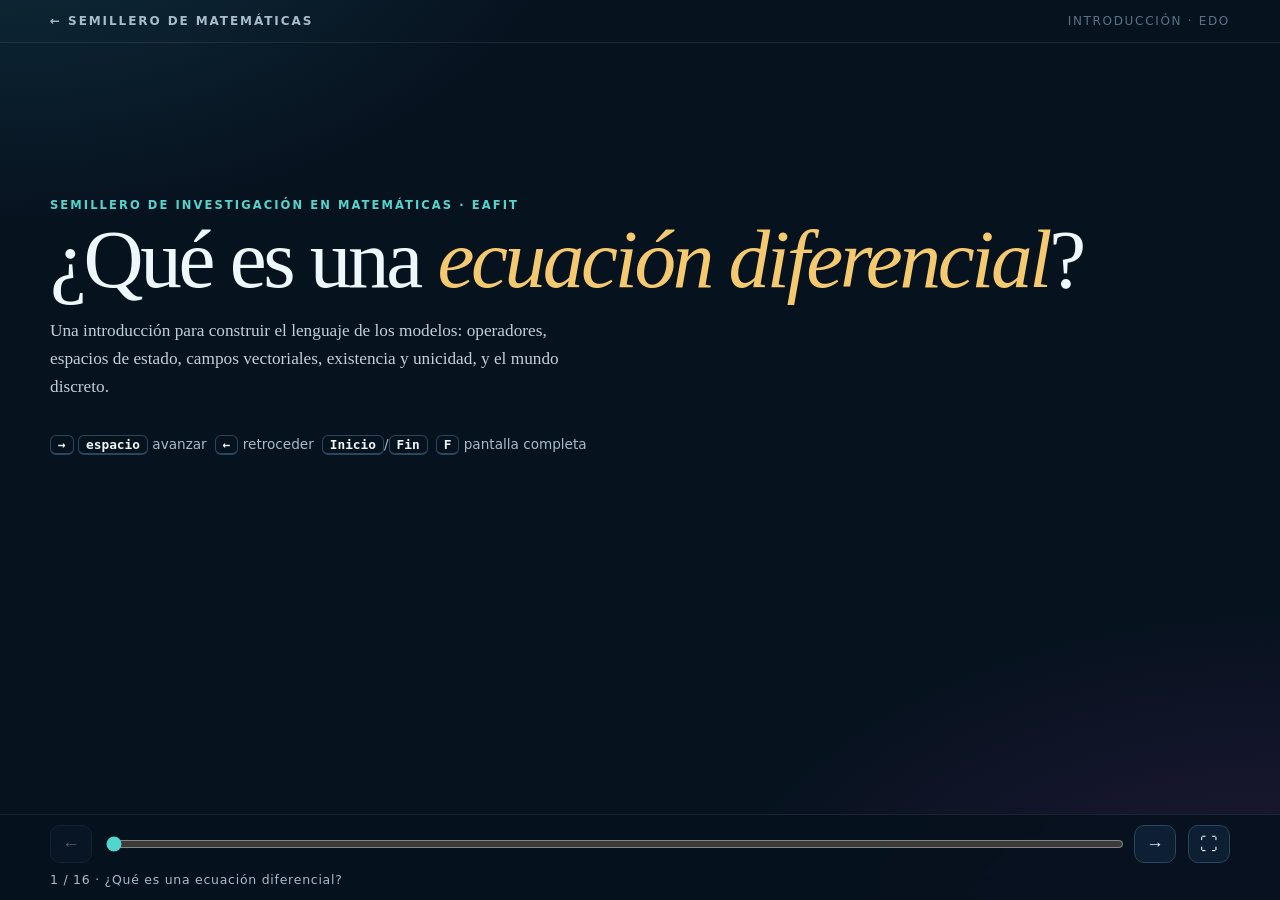
<file: cursos/introduccion-edo/presentacion.html>
<!doctype html>
<html lang="es">
<head>
<meta charset="utf-8">
<meta name="viewport" content="width=device-width, initial-scale=1">
<meta name="theme-color" content="#07121f">
<title>¿Qué es una ecuación diferencial? · Semillero de Matemáticas</title>
<style>
:root{
  --bg:#07121f; --surface:#0d2033; --surface2:#102a40; --line:#29465d;
  --ink:#eef7fb; --muted:#a6bdcb; --dim:#587386;
  --puras:#f5c96f; --biomat:#53d5cd; --violet:#bda0ff; --bad:#ff8194; --good:#68e3a0;
}
*{box-sizing:border-box}
[hidden]{display:none!important}
math.acc{font-family:"Cambria Math","STIX Two Math",serif;font-size:1.05em}
.par{font-size:1.75em;vertical-align:-.12em;font-weight:300}
html,body{height:100%}
body{margin:0;color:var(--ink);font:16px/1.5 Inter,ui-sans-serif,system-ui,-apple-system,"Segoe UI",sans-serif;
  background:radial-gradient(1000px 620px at 0 -15%,#16495b8a,transparent 58%),radial-gradient(1000px 640px at 100% 110%,#54266566,transparent 59%),var(--bg);
  display:flex;flex-direction:column;min-height:100vh}
a{color:var(--biomat)}
.top{display:flex;justify-content:space-between;align-items:center;gap:12px;padding:12px max(16px,calc((100% - 1180px)/2));border-bottom:1px solid #ffffff14}
.top a{font-size:.75rem;font-weight:800;letter-spacing:.16em;text-transform:uppercase;text-decoration:none;color:var(--muted)}
.top span{font-size:.75rem;letter-spacing:.14em;text-transform:uppercase;color:var(--dim)}
main{flex:1;width:min(1180px,calc(100% - 32px));margin:0 auto;padding:22px 0 110px}
.kicker{margin:0 0 6px;color:var(--biomat);font-size:.72rem;font-weight:800;letter-spacing:.18em;text-transform:uppercase}
h1{margin:0;font:500 clamp(2.4rem,6.5vw,5.2rem)/.95 Georgia,"Times New Roman",serif;letter-spacing:-.04em}
h1 em,h2 em{color:var(--puras);font-weight:400}
h2{margin:0 0 14px;font:500 clamp(1.6rem,3.4vw,2.5rem)/1.08 Georgia,serif;letter-spacing:-.02em}
p{margin:0 0 12px}
.lead{color:#bfd0db;font:1.08rem/1.6 Georgia,serif;max-width:62ch}
.muted{color:var(--muted)} .small{font-size:.86rem}
.cols{display:grid;grid-template-columns:minmax(0,1fr) minmax(0,1.2fr);gap:26px;align-items:start}
.cols.even{grid-template-columns:minmax(0,1fr) minmax(0,1fr)}
.panel{border:1px solid var(--line);border-radius:16px;background:#091827dc;padding:16px}
canvas{display:block;width:100%;height:360px;border-radius:12px;background:#050d17;border:1px solid #ffffff12;touch-action:none;cursor:crosshair}
canvas.short{height:300px}
.ctl{display:grid;grid-template-columns:auto 1fr 3.4em;gap:8px 10px;align-items:center;margin:10px 0}
.ctl label{font-size:.85rem;color:var(--muted)} .ctl output{font:600 .9rem ui-monospace,Consolas,monospace;text-align:right}
input[type=range]{width:100%;accent-color:var(--biomat)}
.btns{display:flex;flex-wrap:wrap;gap:8px;margin:10px 0}
button.b{padding:7px 13px;border:1px solid var(--line);border-radius:999px;background:transparent;color:var(--muted);font:inherit;font-size:.85rem;cursor:pointer}
button.b:hover{color:var(--ink);border-color:var(--muted)}
button.b.on{background:var(--surface2);color:var(--ink);border-color:var(--biomat)}
button.b:focus-visible,a:focus-visible,input:focus-visible{outline:2px solid var(--puras);outline-offset:2px}
.m{font-family:"Cambria Math","STIX Two Math",Georgia,serif;font-size:1.06em;white-space:nowrap}
.m i,.eq i{font-style:italic}
.eq{font-family:"Cambria Math","STIX Two Math",Georgia,serif;font-size:1.25rem;line-height:2.2;text-align:center;margin:10px 0;overflow-x:auto;overflow-y:hidden;white-space:nowrap}
.eq.big{font-size:clamp(1.15rem,2.6vw,1.9rem)}
.fr{display:inline-flex;flex-direction:column;vertical-align:middle;text-align:center;line-height:1.15;margin:0 .1em}
.fr>span:first-child{border-bottom:1px solid currentColor;padding:0 .15em}
.mat{display:inline-grid;vertical-align:middle;gap:2px 14px;padding:2px 8px;border-left:2px solid var(--muted);border-right:2px solid var(--muted);border-radius:4px;line-height:1.3;text-align:center}
[data-p]{border-radius:6px;padding:0 2px;transition:background .2s,color .2s}
[data-p].hl{background:#f5c96f33;color:var(--puras)}
.box{border-left:3px solid var(--puras);background:#f5c96f12;padding:10px 14px;border-radius:0 10px 10px 0;margin:12px 0}
.box.t{border-color:var(--biomat);background:#53d5cd12}
.box.v{border-color:var(--violet);background:#bda0ff12}
.tag{display:inline-block;padding:1px 9px;border-radius:999px;font-size:.72rem;font-weight:800;letter-spacing:.08em;text-transform:uppercase;background:#ffffff12}
.ok{color:var(--good)} .no{color:var(--bad)}
ul.clean{padding-left:18px;margin:6px 0} ul.clean li{margin:4px 0}
.form{display:flex;flex-wrap:wrap;gap:8px;align-items:center;font-size:.85rem;color:var(--muted)}
.form input[type=number]{width:5.2em;padding:4px 6px;border-radius:8px;border:1px solid var(--line);background:#050d17;color:var(--ink);font:inherit}
svg text{font-family:Inter,system-ui,sans-serif}
.cover{min-height:58vh;display:flex;flex-direction:column;justify-content:center}
.keys{display:flex;flex-wrap:wrap;gap:8px;margin-top:22px;color:var(--muted);font-size:.85rem}
kbd{border:1px solid var(--line);border-bottom-width:2px;border-radius:6px;padding:1px 7px;font:600 .8rem ui-monospace,Consolas,monospace;color:var(--ink)}
.dock{position:fixed;left:0;right:0;bottom:0;z-index:5;background:#07121fee;backdrop-filter:blur(10px);border-top:1px solid #ffffff14}
.dock .in{width:min(1180px,calc(100% - 32px));margin:0 auto;display:grid;grid-template-columns:auto 1fr auto auto;gap:12px;align-items:center;padding:10px 0}
.dock .lbl{grid-column:1/-1;font-size:.78rem;color:var(--muted);letter-spacing:.06em;margin-top:-4px}
.dock button{width:42px;height:38px;border-radius:10px;border:1px solid var(--line);background:var(--surface);color:var(--ink);font-size:1.1rem;cursor:pointer}
.dock button:disabled{opacity:.35;cursor:default}
@media (max-width:820px){
  .cols,.cols.even{grid-template-columns:minmax(0,1fr)}
  .m{white-space:normal}
  .top span{display:none}
  .dock .in{grid-template-columns:auto minmax(0,1fr) auto auto}
  canvas{height:280px} canvas.short{height:240px}
  main{padding-bottom:130px}
}
@media (prefers-reduced-motion:reduce){*{transition:none!important;scroll-behavior:auto!important}}
</style>
</head>
<body>
<header class="top">
  <a href="../../index.html">← Semillero de Matemáticas</a>
  <span>Introducción · EDO</span>
</header>
<main id="stage" tabindex="-1" aria-live="polite"></main>
<nav class="dock" aria-label="Navegación de la presentación">
  <div class="in">
    <button id="prev" aria-label="Escena anterior">←</button>
    <input id="prog" type="range" min="0" value="0" aria-label="Progreso de la presentación">
    <button id="next" aria-label="Escena siguiente">→</button>
    <button id="full" aria-label="Pantalla completa" title="Pantalla completa (F)">⛶</button>
    <div class="lbl" id="lbl"></div>
  </div>
</nav>
<script>
"use strict";
/* ===================== utilidades ===================== */
const RM = matchMedia("(prefers-reduced-motion: reduce)").matches;
const css = (n) => getComputedStyle(document.documentElement).getPropertyValue(n).trim();
const C = { ink: css("--ink"), muted: css("--muted"), dim: css("--dim"), line: css("--line"), teal: css("--biomat"), gold: css("--puras"), violet: css("--violet"), bad: css("--bad"), good: css("--good") };
const $ = (s, r = document) => r.querySelector(s);
const $$ = (s, r = document) => [...r.querySelectorAll(s)];
const clamp = (x, a, b) => Math.max(a, Math.min(b, x));
const fmt = (x, d = 2) => (Math.abs(x) < 1e-12 ? 0 : x).toFixed(d).replace("-", "−");

function fitCanvas(cv) {
  const r = cv.getBoundingClientRect(), dpr = window.devicePixelRatio || 1;
  cv.width = Math.max(1, Math.round(r.width * dpr));
  cv.height = Math.max(1, Math.round(r.height * dpr));
  const ctx = cv.getContext("2d");
  ctx.setTransform(dpr, 0, 0, dpr, 0, 0);
  return { ctx, w: r.width, h: r.height };
}
function view(w, h, xr, yr, pad = 30) {
  const sx = (w - 2 * pad) / (xr[1] - xr[0]), sy = (h - 2 * pad) / (yr[1] - yr[0]);
  return { w, h, pad, xr, yr,
    X: (x) => pad + (x - xr[0]) * sx, Y: (y) => h - pad - (y - yr[0]) * sy,
    ix: (px) => xr[0] + (px - pad) / sx, iy: (py) => yr[0] + (h - pad - py) / sy };
}
/* Misma escala en ambos ejes: amplía el rango del eje con más espacio. */
function equalize(w, h, xr, yr, pad = 30) {
  const pw = w - 2 * pad, ph = h - 2 * pad, s = Math.max((xr[1] - xr[0]) / pw, (yr[1] - yr[0]) / ph);
  const cx = (xr[0] + xr[1]) / 2, cy = (yr[0] + yr[1]) / 2;
  return [[cx - s * pw / 2, cx + s * pw / 2], [cy - s * ph / 2, cy + s * ph / 2]];
}
function clip(ctx, v) { ctx.save(); ctx.beginPath(); ctx.rect(v.pad, v.pad, v.w - 2 * v.pad, v.h - 2 * v.pad); ctx.clip(); }
function step(span) { const raw = span / 8, p = Math.pow(10, Math.floor(Math.log10(raw))); const m = raw / p; return (m < 1.5 ? 1 : m < 3.5 ? 2 : m < 7.5 ? 5 : 10) * p; }
function axes(ctx, v, lab = ["t", "y"]) {
  ctx.lineWidth = 1; ctx.font = "11px Inter,system-ui,sans-serif"; ctx.fillStyle = C.dim;
  const gx = step(v.xr[1] - v.xr[0]), gy = step(v.yr[1] - v.yr[0]);
  ctx.strokeStyle = "#ffffff0d";
  for (let x = Math.ceil(v.xr[0] / gx) * gx; x <= v.xr[1] + 1e-9; x += gx) { ctx.beginPath(); ctx.moveTo(v.X(x), v.pad); ctx.lineTo(v.X(x), v.h - v.pad); ctx.stroke(); }
  for (let y = Math.ceil(v.yr[0] / gy) * gy; y <= v.yr[1] + 1e-9; y += gy) { ctx.beginPath(); ctx.moveTo(v.pad, v.Y(y)); ctx.lineTo(v.w - v.pad, v.Y(y)); ctx.stroke(); }
  ctx.strokeStyle = "#ffffff40";
  const x0 = clamp(0, v.xr[0], v.xr[1]), y0 = clamp(0, v.yr[0], v.yr[1]);
  ctx.beginPath(); ctx.moveTo(v.pad, v.Y(y0)); ctx.lineTo(v.w - v.pad, v.Y(y0)); ctx.stroke();
  ctx.beginPath(); ctx.moveTo(v.X(x0), v.pad); ctx.lineTo(v.X(x0), v.h - v.pad); ctx.stroke();
  ctx.textAlign = "center";
  for (let x = Math.ceil(v.xr[0] / gx) * gx; x <= v.xr[1] + 1e-9; x += gx) if (Math.abs(x) > 1e-9) ctx.fillText(+x.toFixed(6), v.X(x), Math.min(v.h - 8, v.Y(y0) + 14));
  ctx.textAlign = "right";
  for (let y = Math.ceil(v.yr[0] / gy) * gy; y <= v.yr[1] + 1e-9; y += gy) if (Math.abs(y) > 1e-9) ctx.fillText(+y.toFixed(6), Math.max(26, v.X(x0) - 5), v.Y(y) + 4);
  ctx.fillStyle = C.muted; ctx.font = "italic 13px Georgia,serif";
  ctx.textAlign = "right"; ctx.fillText(lab[0], v.w - v.pad, v.Y(y0) - 6);
  ctx.textAlign = "left"; ctx.fillText(lab[1], v.X(x0) + 6, v.pad + 10);
}
function plotFn(ctx, v, f, color, lw = 2, dash = [], from = v.xr[0], to = v.xr[1]) {
  clip(ctx, v); ctx.strokeStyle = color; ctx.lineWidth = lw; ctx.setLineDash(dash); ctx.beginPath();
  let pen = false; const N = 500;
  for (let i = 0; i <= N; i++) {
    const t = from + (to - from) * i / N, y = f(t);
    if (!isFinite(y) || Math.abs(y) > 1e4) { pen = false; continue; }
    pen ? ctx.lineTo(v.X(t), v.Y(y)) : ctx.moveTo(v.X(t), v.Y(y)); pen = true;
  }
  ctx.stroke(); ctx.setLineDash([]); ctx.restore();
}
function polyline(ctx, v, pts, color, lw = 2, dash = []) {
  clip(ctx, v); ctx.strokeStyle = color; ctx.lineWidth = lw; ctx.setLineDash(dash); ctx.beginPath();
  pts.forEach(([x, y], i) => (i ? ctx.lineTo(v.X(x), v.Y(y)) : ctx.moveTo(v.X(x), v.Y(y))));
  ctx.stroke(); ctx.setLineDash([]); ctx.restore();
}
function dot(ctx, v, x, y, color, r = 5) { ctx.fillStyle = color; ctx.beginPath(); ctx.arc(v.X(x), v.Y(y), r, 0, 7); ctx.fill(); }
function rk4(f, t, s, h) {
  const k1 = f(t, s), k2 = f(t + h / 2, s.map((x, i) => x + h / 2 * k1[i]));
  const k3 = f(t + h / 2, s.map((x, i) => x + h / 2 * k2[i])), k4 = f(t + h, s.map((x, i) => x + h * k3[i]));
  return s.map((x, i) => x + h / 6 * (k1[i] + 2 * k2[i] + 2 * k3[i] + k4[i]));
}
function drawField(ctx, v, F, n = 17) {
  clip(ctx, v);
  const cw = (v.w - 2 * v.pad) / n, ch = (v.h - 2 * v.pad) / n, L = Math.min(cw, ch) * 0.42;
  for (let i = 0; i < n; i++) for (let j = 0; j < n; j++) {
    const px = v.pad + (i + .5) * cw, py = v.pad + (j + .5) * ch;
    const [dx, dy] = F(v.ix(px), v.iy(py)); const m = Math.hypot(dx, dy);
    if (!isFinite(m) || m < 1e-9) { ctx.fillStyle = "#ffffff30"; ctx.fillRect(px - 1, py - 1, 2, 2); continue; }
    const ux = dx / m, uy = -dy / m * ((v.Y(1) - v.Y(0)) < 0 ? 1 : -1);
    const ax = px + ux * L / 2, ay = py + uy * L / 2, bx = px - ux * L / 2, by = py - uy * L / 2;
    ctx.strokeStyle = `rgba(166,189,203,${clamp(.25 + .25 * Math.log10(1 + m), .25, .7)})`; ctx.lineWidth = 1.1;
    ctx.beginPath(); ctx.moveTo(bx, by); ctx.lineTo(ax, ay);
    const a = Math.atan2(ay - by, ax - bx); ctx.lineTo(ax - 4 * Math.cos(a - .5), ay - 4 * Math.sin(a - .5));
    ctx.moveTo(ax, ay); ctx.lineTo(ax - 4 * Math.cos(a + .5), ay - 4 * Math.sin(a + .5)); ctx.stroke();
  }
  ctx.restore();
}
/* Plano de fase reutilizable: campo + trayectorias por clic o por formulario. */
function PhasePlane(cv, o) {
  const st = { trajs: [], v: null };
  const ro = new ResizeObserver(() => draw()); ro.observe(cv);
  function integrate(x0, y0) {
    const f = (t, s) => o.field(s[0], s[1], t), H = o.h || 0.02, N = o.steps || 1500, B = 4;
    const inside = (s) => Math.abs(s[0]) < B * Math.max(...o.xr.map(Math.abs)) && Math.abs(s[1]) < B * Math.max(...o.yr.map(Math.abs));
    const fw = [[x0, y0]]; let s = [x0, y0], t = o.t0 ? o.t0() : 0;
    for (let k = 0; k < N && inside(s); k++) { s = rk4(f, t, s, H); t += H; fw.push(s); }
    if (o.autonomous === false) return fw;
    const bw = []; s = [x0, y0]; t = 0;
    for (let k = 0; k < N && inside(s); k++) { s = rk4(f, t, s, -H); t -= H; bw.push(s); }
    return bw.reverse().concat(fw);
  }
  function draw() {
    if (!cv.isConnected) return;
    const { ctx, w, h } = fitCanvas(cv); const [xr, yr] = o.equal ? equalize(w, h, o.xr, o.yr) : [o.xr, o.yr]; const v = view(w, h, xr, yr); st.v = v;
    ctx.clearRect(0, 0, w, h); axes(ctx, v, o.labels || ["x", "y"]);
    drawField(ctx, v, (x, y) => o.field(x, y, o.fieldTime ? o.fieldTime() : 0));
    if (o.under) o.under(ctx, v);
    st.trajs.forEach((tr, i) => { polyline(ctx, v, tr.pts, i === st.trajs.length - 1 ? C.teal : "#53d5cd88", 2); dot(ctx, v, tr.x0, tr.y0, C.gold, 4); });
    if (o.over) o.over(ctx, v);
  }
  function add(x, y) { st.trajs.push({ x0: x, y0: y, pts: integrate(x, y) }); if (st.trajs.length > 8) st.trajs.shift(); draw(); o.onAdd && o.onAdd(st.trajs[st.trajs.length - 1]); }
  cv.addEventListener("pointerdown", (e) => { if (!st.v) return; const r = cv.getBoundingClientRect(); add(st.v.ix(e.clientX - r.left), st.v.iy(e.clientY - r.top)); });
  return { draw, add, st, recompute() { st.trajs = st.trajs.map((t) => ({ ...t, pts: integrate(t.x0, t.y0) })); draw(); }, clear() { st.trajs = []; draw(); }, dispose() { ro.disconnect(); } };
}
/* Lienzo simple con redibujado al cambiar de tamaño. */
function Canvas(cv, render) {
  const ro = new ResizeObserver(() => draw()); ro.observe(cv);
  function draw() { if (!cv.isConnected) return; const { ctx, w, h } = fitCanvas(cv); ctx.clearRect(0, 0, w, h); render(ctx, w, h); }
  return { draw, dispose() { ro.disconnect(); } };
}
/* Animación que se cancela al salir de la escena (window.__loops cuenta las vivas). */
window.__loops = 0;
function Loop(tick) {
  let id = 0, last = 0;
  const run = (ts) => { const dt = last ? Math.min(.05, (ts - last) / 1000) : 0; last = ts; if (tick(dt) === false) return stop(); id = requestAnimationFrame(run); };
  function start() { if (id) return; window.__loops++; last = 0; id = requestAnimationFrame(run); }
  function stop() { if (!id) return; cancelAnimationFrame(id); id = 0; window.__loops--; }
  return { start, stop, get on() { return !!id; } };
}
function slider(root, id, cb) { const el = $("#" + id, root), out = $(`output[for=${id}]`, root); const up = () => { if (out) out.value = fmt(+el.value, +(el.dataset.d || 2)); cb(+el.value); }; el.addEventListener("input", up); up(); return el; }
function choice(root, sel, cb) { const bs = $$(sel, root); bs.forEach((b) => b.addEventListener("click", () => { bs.forEach((x) => x.classList.toggle("on", x === b)); x_aria(bs, b); cb(b.dataset.k, b); })); }
function x_aria(bs, b) { bs.forEach((x) => x.setAttribute("aria-pressed", x === b)); }
function trajForm(root, pp) { const f = $(".form", root); if (!f) return; f.addEventListener("submit", (e) => { e.preventDefault(); pp.add(+$("[name=x0]", f).value, +$("[name=y0]", f).value); }); }

/* ===================== escenas ===================== */
const S = [];

S.push({ id: "portada", title: "¿Qué es una ecuación diferencial?", html: `
<section class="cover">
  <p class="kicker">Semillero de Investigación en Matemáticas · EAFIT</p>
  <h1>¿Qué es una <em>ecuación diferencial</em>?</h1>
  <p class="lead" style="margin-top:18px">Una introducción para construir el lenguaje de los modelos: operadores, espacios de estado, campos vectoriales, existencia y unicidad, y el mundo discreto.</p>
  <div class="keys"><span><kbd>→</kbd> <kbd>espacio</kbd> avanzar</span><span><kbd>←</kbd> retroceder</span><span><kbd>Inicio</kbd>/<kbd>Fin</kbd></span><span><kbd>F</kbd> pantalla completa</span></div>
</section>` });

S.push({ id: "anatomia", title: "Anatomía de una ecuación", html: `
<p class="kicker">1 · Terminología básica</p>
<h2>Una ecuación que involucra <em>diferenciales</em></h2>
<div class="panel">
<div class="eq big" aria-label="Ecuación de ejemplo">
  <span data-p="coef"><i>a</i><sub>2</sub>(<span data-p="ind"><i>t</i></span>)</span><span class="par">(</span><span data-p="dif"><span class="fr"><span>d<sup data-p="orden">2</sup><span data-p="dep"><i>y</i>(<i>t</i>)</span></span><span>d<i>t</i><sup>2</sup></span></span></span><span class="par">)</span><sup>4</sup>
  − <span data-p="coef"><i>a</i><sub>1</sub>(<i>t</i>)</span> sin<span class="par">(</span><span data-p="dif"><span class="fr"><span>d<span data-p="dep"><i>y</i>(<i>t</i>)</span></span><span>d<i>t</i></span></span></span> + 3<span class="par">)</span>
  <span data-p="igual">=<sub>𝔉</sub></span> <span data-p="f"><i>f</i>(<i>t</i>)</span>
</div>
<div class="btns" role="group" aria-label="Partes de la ecuación">
  <button class="b" data-k="orden">Orden</button><button class="b" data-k="dif">Diferenciales</button><button class="b" data-k="igual">Igualdad</button>
  <button class="b" data-k="dep">Variable dependiente</button><button class="b" data-k="ind">Variable independiente</button><button class="b" data-k="coef">Coeficientes</button><button class="b" data-k="f">Término forzante</button>
</div>
<div class="box" id="exp">Elige una parte de la ecuación.</div>
</div>
<p class="muted" style="margin-top:14px">Todas las funciones viven en <span class="m">𝔉<sub>ℝ</sub> := { <i>f</i> : ℝ ⊇ <i>T</i> → ℝ, suficientemente diferenciable }</span>, y <span class="m"><i>y</i>, <i>a</i><sub>1</sub>, <i>a</i><sub>2</sub>, <i>f</i> ∈ 𝔉<sub>ℝ</sub></span>.</p>`,
  mount(r) {
    const E = {
      orden: "<b>Orden 2</b>: es el orden de la mayor derivada presente en la ecuación. La potencia 4 no cambia el orden.",
      dif: "<b>Diferenciales</b>: las derivadas de la función desconocida. Son las que hacen que esto sea una ecuación <i>diferencial</i>.",
      igual: "<b>Igualdad entre funciones</b>: ambos lados son funciones de <i>t</i> y deben coincidir para todo <i>t</i> ∈ <i>T</i>. Esto le da sentido a la palabra <i>ecuación</i>: no es una igualdad entre números.",
      dep: "<b>Variable dependiente</b>: es el nombre que reciben las funciones solución, aquí <i>y</i>(<i>t</i>). Es la incógnita.",
      ind: "<b>Variable independiente</b>: <i>t</i> representa a los elementos del dominio de las funciones solución.",
      coef: "<b>Coeficientes</b>: <i>a</i><sub>1</sub>(<i>t</i>), <i>a</i><sub>2</sub>(<i>t</i>) son funciones conocidas.",
      f: "<b>Término forzante</b>: <i>f</i>(<i>t</i>) es conocido y no depende de <i>y</i>.",
    };
    choice(r, ".btns .b", (k) => { $$("[data-p]", r).forEach((e) => e.classList.toggle("hl", e.dataset.p === k)); $("#exp", r).innerHTML = E[k]; });
  } });

S.push({ id: "clasificacion", title: "Clasificación", html: `
<p class="kicker">1 · Clasificación</p>
<h2>Las ecuaciones diferenciales se clasifican en…</h2>
<div class="cols">
  <div>
    <p class="muted small">Elige una ecuación y mira su camino en el árbol.</p>
    <div class="btns" id="eqs" role="group" aria-label="Ecuaciones" style="flex-direction:column;align-items:stretch"></div>
    <div class="box t" id="why"></div>
  </div>
  <div class="panel"><svg id="tree" viewBox="0 0 760 320" width="100%" role="img" aria-label="Árbol de clasificación"></svg></div>
</div>`,
  mount(r) {
    const N = { root: [400, 28, "Ecuaciones diferenciales"], ord: [230, 92, "Ordinarias"], par: [620, 92, "Parciales"],
      lin: [130, 158, "Lineales"], nl: [370, 158, "No lineales"], plin: [560, 158, "Lineales"], pnl: [690, 158, "No lineales"],
      cc: [75, 222, "Coef. constantes"], cv: [210, 222, "Coef. variables"], nla: [330, 222, "Autónoma"], nlna: [440, 222, "No autónoma"],
      cca: [35, 292, "Autónoma"], ccna: [128, 292, "No autónoma"], cvna: [228, 292, "No autónoma"] };
    const E = [["root", "ord"], ["root", "par"], ["ord", "lin"], ["ord", "nl"], ["par", "plin"], ["par", "pnl"], ["lin", "cc"], ["lin", "cv"], ["nl", "nla"], ["nl", "nlna"], ["cc", "cca"], ["cc", "ccna"], ["cv", "cvna"]];
    const svg = $("#tree", r); const ns = "http://www.w3.org/2000/svg";
    E.forEach(([a, b]) => { const l = document.createElementNS(ns, "line"); const [x1, y1] = N[a], [x2, y2] = N[b];
      Object.entries({ x1, y1: y1 + 8, x2, y2: y2 - 14, stroke: "#ffffff30", "stroke-width": 1.5, "data-e": a + ">" + b }).forEach(([k, v]) => l.setAttribute(k, v)); svg.appendChild(l); });
    Object.entries(N).forEach(([k, [x, y, t]]) => { const e = document.createElementNS(ns, "text"); e.setAttribute("x", x); e.setAttribute("y", y); e.setAttribute("text-anchor", "middle");
      e.setAttribute("font-size", k === "root" ? 18 : 14.5); e.setAttribute("fill", C.muted); e.dataset.n = k; e.textContent = t; svg.appendChild(e); });
    const Q = [
      ["<i>y</i>″ + 3<i>y</i>′ + 2<i>y</i> = 0", ["root", "ord", "lin", "cc", "cca"], "Una sola variable independiente; <i>y</i> y sus derivadas aparecen linealmente, con coeficientes constantes y sin término que dependa de <i>t</i>. Además es homogénea."],
      ["<i>y</i>″ + 2<i>y</i> = cos <i>t</i>", ["root", "ord", "lin", "cc", "ccna"], "Lineal con coeficientes constantes, pero el forzante cos <i>t</i> depende explícitamente de <i>t</i>: no autónoma (y no homogénea)."],
      ["<i>y</i>″ + <i>t</i>·<i>y</i> = sin <i>t</i>", ["root", "ord", "lin", "cv", "cvna"], "Un coeficiente depende de <i>t</i>: coeficientes variables, y por eso no autónoma."],
      ["<i>y</i>′ = <i>y</i>(1 − <i>y</i>)", ["root", "ord", "nl", "nla"], "El término <i>y</i>² la hace no lineal. Ningún término depende explícitamente de <i>t</i>: autónoma."],
      ["<i>θ</i>″ + sin <i>θ</i> = cos <i>t</i>", ["root", "ord", "nl", "nlna"], "sin <i>θ</i> es no lineal y cos <i>t</i> depende explícitamente del tiempo."],
      ["∂<i>u</i>/∂<i>t</i> = ∂²<i>u</i>/∂<i>x</i>²", ["root", "par", "plin"], "La incógnita <i>u</i>(<i>t</i>, <i>x</i>) depende de dos variables: ecuación en derivadas parciales, lineal (ecuación del calor)."],
      ["∂<i>u</i>/∂<i>t</i> + <i>u</i> ∂<i>u</i>/∂<i>x</i> = 0", ["root", "par", "pnl"], "Parcial y no lineal: el producto <i>u</i> ∂<i>u</i>/∂<i>x</i> (ecuación de Burgers)."],
    ];
    const box = $("#eqs", r);
    Q.forEach(([h], i) => { const b = document.createElement("button"); b.className = "b"; b.innerHTML = `<span class="m">${h}</span>`; b.style.textAlign = "left"; b.dataset.k = i; box.appendChild(b); });
    const pick = (i) => { const [, path, why] = Q[i];
      $$("text", svg).forEach((t) => { const on = path.includes(t.dataset.n); t.setAttribute("fill", on ? C.gold : C.dim); t.setAttribute("font-weight", on ? 700 : 400); });
      $$("line", svg).forEach((l) => { const [a, b] = l.dataset.e.split(">"); const on = path.includes(a) && path.includes(b); l.setAttribute("stroke", on ? C.gold : "#ffffff22"); l.setAttribute("stroke-width", on ? 2.5 : 1.5); });
      $("#why", r).innerHTML = why; };
    choice(r, "#eqs .b", (k) => pick(+k));
    $("#eqs .b", r).click();
  } });

S.push({ id: "operador", title: "La ecuación como operador", html: `
<p class="kicker">2 · Vista como la acción de un operador diferencial</p>
<h2>Resolver es encontrar el <em>kernel</em></h2>
<div class="cols">
  <div>
    <p>Un operador toma funciones y devuelve funciones, por ejemplo <span class="m">D(<i>f</i>) := d<i>f</i>/d<i>t</i></span>. Toda ecuación diferencial se puede escribir como</p>
    <div class="eq"><i>H</i>(<i>y</i>(<i>t</i>)) =<sub>𝔉</sub> 0<sub>𝔉</sub></div>
    <p>y resolverla es encontrar <span class="m">Ker(<i>H</i>) = { <i>y</i> ∈ 𝔉<sub>ℝ</sub> : <i>H</i>(<i>y</i>) = 0 }</span>, el espacio de soluciones.</p>
    <p class="muted small">Operador</p>
    <div class="btns" id="ops" role="group" aria-label="Operador">
      <button class="b" data-k="0"><span class="m"><i>H</i>(<i>y</i>) = <i>y</i>″ + <i>y</i></span></button>
      <button class="b" data-k="1"><span class="m"><i>H</i>(<i>y</i>) = <i>y</i>′ − <i>y</i></span></button>
      <button class="b" data-k="2"><span class="m"><i>H</i>(<i>y</i>) = <i>y</i>″ − <i>y</i></span></button>
    </div>
    <p class="muted small">Función candidata <i>y</i>(<i>t</i>)</p>
    <div class="btns" id="fns" role="group" aria-label="Función candidata"></div>
  </div>
  <div class="panel">
    <canvas id="cv" aria-label="Gráfica de y y de H(y)"></canvas>
    <p class="small" style="margin:10px 0 0"><span style="color:var(--biomat)">━ <i>y</i>(<i>t</i>)</span> &nbsp; <span style="color:var(--puras)">━ <i>H</i>(<i>y</i>)(<i>t</i>)</span></p>
    <div class="box" id="res"></div>
  </div>
</div>`,
  mount(r) {
    const ex = Math.exp, sn = Math.sin, cs = Math.cos;
    const F = [
      ["sin <i>t</i>", [sn, cs, (t) => -sn(t)]], ["cos <i>t</i>", [cs, (t) => -sn(t), (t) => -cs(t)]],
      ["e<sup><i>t</i></sup>", [ex, ex, ex]], ["e<sup>−<i>t</i></sup>", [(t) => ex(-t), (t) => -ex(-t), (t) => ex(-t)]],
      ["<i>t</i>²", [(t) => t * t, (t) => 2 * t, () => 2]],
      ["3 sin <i>t</i> − 2 cos <i>t</i>", [(t) => 3 * sn(t) - 2 * cs(t), (t) => 3 * cs(t) + 2 * sn(t), (t) => -3 * sn(t) + 2 * cs(t)]],
    ];
    const OP = [(f, d1, d2) => d2 + f, (f, d1) => d1 - f, (f, d1, d2) => d2 - f];
    const fb = $("#fns", r); F.forEach(([h], i) => { const b = document.createElement("button"); b.className = "b"; b.dataset.k = i; b.innerHTML = `<span class="m">${h}</span>`; fb.appendChild(b); });
    let op = 0, fn = 0;
    const H = (t) => { const [f, d1, d2] = F[fn][1]; return OP[op](f(t), d1(t), d2(t)); };
    const cvs = Canvas($("#cv", r), (ctx, w, h) => { const v = view(w, h, [-2, 6], [-4, 4]); axes(ctx, v); plotFn(ctx, v, F[fn][1][0], C.teal, 2.5); plotFn(ctx, v, H, C.gold, 2.5, [6, 4]); });
    const update = () => { cvs.draw(); let m = 0; for (let t = -2; t <= 6; t += .01) m = Math.max(m, Math.abs(H(t)));
      $("#res", r).innerHTML = m < 1e-9 ? `<span class="ok"><b>H(y) = 0 para todo t</b></span>: esta función está en Ker(<i>H</i>). Es una solución.` : `<span class="no"><b>H(y) ≠ 0</b></span>: no está en el kernel. No es solución de <i>H</i>(<i>y</i>) = 0.`; };
    choice(r, "#ops .b", (k) => { op = +k; update(); }); choice(r, "#fns .b", (k) => { fn = +k; update(); });
    $("#ops .b", r).click(); $("#fns .b", r).click();
    return () => cvs.dispose();
  } });

S.push({ id: "homogeneas", title: "Homogéneas y no homogéneas", html: `
<p class="kicker">2.1 · Ecuaciones homogéneas y no homogéneas</p>
<h2>Cuando hay algo que no depende de <em>y</em></h2>
<div class="cols">
  <div>
    <p>Si exigimos que todos los términos del operador involucren a la variable dependiente, lo que no dependa de <i>y</i> pasa al otro lado:</p>
    <div class="eq"><i>a</i><sub>2</sub>(<i>t</i>)<i>ÿ</i> + <i>a</i><sub>1</sub>(<i>t</i>)<i>ẏ</i> + <i>a</i><sub>0</sub>(<i>t</i>)<i>y</i> =<sub>𝔉</sub> <i>f</i>(<i>t</i>) &nbsp;⟺&nbsp; <i>H</i>(<i>y</i>) = <i>f</i></div>
    <div class="btns" role="group" aria-label="Tipo de ecuación"><button class="b" data-k="h"><span class="m"><i>f</i> = 0</span> homogénea</button><button class="b" data-k="nh"><span class="m"><i>f</i> ≠ 0</span> no homogénea</button></div>
    <div class="box t" id="txt"></div>
  </div>
  <div class="panel">
    <svg viewBox="0 0 520 300" width="100%" role="img" aria-label="El operador H lleva funciones en funciones">
      <ellipse cx="120" cy="150" rx="105" ry="125" fill="#53d5cd10" stroke="#ffffff30"/><text x="120" y="20" fill="${"#a6bdcb"}" text-anchor="middle" font-size="15" font-style="italic">𝔉ℝ</text>
      <ellipse cx="400" cy="150" rx="105" ry="125" fill="#53d5cd10" stroke="#ffffff30"/><text x="400" y="20" fill="#a6bdcb" text-anchor="middle" font-size="15" font-style="italic">𝔉ℝ</text>
      <path d="M150 40 Q 260 0 370 40" fill="none" stroke="#a6bdcb" marker-end="url(#ar)"/><text x="260" y="22" fill="#eef7fb" text-anchor="middle" font-style="italic">H</text>
      <defs><marker id="ar" viewBox="0 0 10 10" refX="9" refY="5" markerWidth="7" markerHeight="7" orient="auto"><path d="M0 0 L10 5 L0 10z" fill="#a6bdcb"/></marker></defs>
      <ellipse id="pre" cx="110" cy="165" rx="55" ry="38" fill="#f5c96f22" stroke="#f5c96f"/>
      <text id="prel" x="110" y="232" fill="#f5c96f" text-anchor="middle" font-size="14"></text>
      <circle id="img" cx="400" cy="165" r="5" fill="#f5c96f"/><text id="imgl" x="412" y="160" fill="#f5c96f" font-size="15" font-style="italic"></text>
      <path d="M165 150 L 395 163" stroke="#f5c96f" stroke-dasharray="5 4" fill="none"/><path d="M165 180 L 395 167" stroke="#f5c96f" stroke-dasharray="5 4" fill="none"/>
    </svg>
  </div>
</div>`,
  mount(r) {
    const T = { h: ["Ker(H) = H⁻¹(0)", "0𝔉", "<b>Homogénea</b> (<i>f</i> = 0): el espacio de soluciones es Ker(<i>H</i>). Siempre contiene a la función 0. ¿Hay soluciones no triviales? ¿Existen siquiera?"],
      nh: ["H⁻¹(f(t))", "f(t)", "<b>No homogénea</b> (<i>f</i> ≠ 0): las soluciones son la preimagen <i>H</i>⁻¹(<i>f</i>). Ya no contiene al 0, así que no puede ser un espacio vectorial (lo veremos en la sección 7)."] };
    choice(r, ".btns .b", (k) => { $("#prel", r).textContent = T[k][0]; $("#imgl", r).textContent = T[k][1]; $("#txt", r).innerHTML = T[k][2]; });
    $(".btns .b", r).click();
  } });

S.push({ id: "pvi", title: "Problema de valor inicial", html: `
<p class="kicker">2.1 · Problema de valor inicial</p>
<h2>De infinitas soluciones a <em>una</em></h2>
<div class="cols">
  <div>
    <p>Ker(<i>H</i>) suele tener infinitas funciones. La idea es intersecarlo con un conjunto <i>Y</i><sub>0</sub> de funciones que «cumplen algo», buscando que <span class="m">|Ker(<i>H</i>) ∩ <i>Y</i><sub>0</sub>| = 1</span>.</p>
    <div class="box v">La elección clásica: <span class="m"><i>Y</i><sub>0</sub> = { <i>y</i> : <i>y</i>(0) = <i>c</i><sub>1</sub>, <i>ẏ</i>(0) = <i>c</i><sub>2</sub>, … , <i>y</i><sup>(<i>n</i>−1)</sup>(0) = <i>c<sub>n</sub></i> }</span>. Funciona por los teoremas de existencia y unicidad.</div>
    <p>Ejemplo: <span class="m"><i>ÿ</i> + <i>y</i> = 0</span>, cuyo kernel es <span class="m">{ <i>c</i><sub>1</sub> cos <i>t</i> + <i>c</i><sub>2</sub> sin <i>t</i> }</span>.</p>
    <div class="ctl"><label for="y0"><i>y</i>(0)</label><input id="y0" type="range" min="-2" max="2" step="0.05" value="1"><output for="y0"></output></div>
    <div class="ctl"><label for="v0"><i>ẏ</i>(0)</label><input id="v0" type="range" min="-2" max="2" step="0.05" value="0.5"><output for="v0"></output></div>
  </div>
  <div class="panel"><canvas id="cv" aria-label="Familia de soluciones y la que cumple las condiciones iniciales"></canvas>
  <p class="small muted" style="margin:10px 0 0">En gris, algunas funciones del kernel. En turquesa, la única que pasa por <i>y</i>(0) con pendiente <i>ẏ</i>(0).</p></div>
</div>`,
  mount(r) {
    let y0 = 1, v0 = .5;
    const cvs = Canvas($("#cv", r), (ctx, w, h) => { const v = view(w, h, [-1, 10], [-3, 3]); axes(ctx, v);
      for (let a = -2; a <= 2; a++) for (let b = -2; b <= 2; b++) plotFn(ctx, v, (t) => a * Math.cos(t) + b * Math.sin(t), "#ffffff1c", 1);
      plotFn(ctx, v, (t) => y0 * Math.cos(t) + v0 * Math.sin(t), C.teal, 3);
      const L = .8; ctx.strokeStyle = C.gold; ctx.lineWidth = 2; ctx.beginPath(); ctx.moveTo(v.X(-L), v.Y(y0 - v0 * L)); ctx.lineTo(v.X(L), v.Y(y0 + v0 * L)); ctx.stroke(); dot(ctx, v, 0, y0, C.gold, 6); });
    slider(r, "y0", (x) => { y0 = x; cvs.draw(); }); slider(r, "v0", (x) => { v0 = x; cvs.draw(); });
    return () => cvs.dispose();
  } });

S.push({ id: "estado", title: "Espacio de estado", html: `
<p class="kicker">3 · Espacio de estado</p>
<h2>Todas las configuraciones posibles, y una <em>regla</em> para moverse</h2>
<div class="cols even">
  <div class="panel">
    <svg id="map" viewBox="0 0 340 240" width="100%" role="img" aria-label="Dos rutas entre las ciudades A y B">
      <path id="r1" d="M40,205 C 55,60 200,10 300,40" fill="none" stroke="#53d5cd" stroke-width="3"/>
      <path id="r2" d="M40,205 C 160,250 300,190 300,40" fill="none" stroke="#ff8194" stroke-width="3"/>
      <circle cx="40" cy="205" r="7" fill="#eef7fb"/><text x="22" y="226" fill="#eef7fb" font-size="15">A</text>
      <circle cx="300" cy="40" r="7" fill="#eef7fb"/><text x="310" y="34" fill="#eef7fb" font-size="15">B</text>
      <text x="120" y="56" fill="#53d5cd" font-size="13">V₁</text><text x="230" y="214" fill="#ff8194" font-size="13">V₂</text>
      <circle id="c1" r="8" fill="#f5c96f" stroke="#07121f" stroke-width="2"/><circle id="c2" r="8" fill="#bda0ff" stroke="#07121f" stroke-width="2"/>
    </svg>
    <p class="small muted">Dos autos, <span style="color:var(--puras)">c₁</span> por la ruta V₁ y <span style="color:var(--violet)">c₂</span> por V₂. Las variables de estado son sus distancias a A: <span class="m"><i>x</i><sub>1</sub>(<i>t</i>), <i>x</i><sub>2</sub>(<i>t</i>)</span>.</p>
    <div class="ctl"><label for="x1"><i>x</i><sub>1</sub></label><input id="x1" type="range" min="0" max="10" step="0.05" value="2"><output for="x1"></output></div>
    <div class="ctl"><label for="x2"><i>x</i><sub>2</sub></label><input id="x2" type="range" min="0" max="12" step="0.05" value="1"><output for="x2"></output></div>
  </div>
  <div class="panel">
    <canvas id="cv" class="short" aria-label="Espacio de estado: rectángulo de distancias"></canvas>
    <div class="btns" role="group" aria-label="Regla de movimiento"><button class="b" data-k="c">Velocidades constantes</button><button class="b" data-k="v">Velocidades variables</button></div>
    <div class="btns"><button class="b" id="play">▶ Recorrer</button><button class="b" id="reset">Reiniciar</button></div>
    <p class="small">El espacio de estado es <span class="m">0 ≤ <i>x</i><sub>1</sub> ≤ <i>L</i><sub>1</sub>, 0 ≤ <i>x</i><sub>2</sub> ≤ <i>L</i><sub>2</sub></span>. La regla es un <b>campo vectorial</b> <span class="m"><i>V</i>(<i>a</i>, <i>b</i>) = (<i>V</i><sub>1</sub>(<i>a</i>), <i>V</i><sub>2</sub>(<i>b</i>))</span>: en cada estado dice hacia dónde moverse.</p>
  </div>
</div>`,
  mount(r) {
    const L1 = 10, L2 = 12; let x1 = 2, x2 = 1, mode = "c"; let trail = [];
    const p1 = $("#r1", r), p2 = $("#r2", r), T1 = p1.getTotalLength(), T2 = p2.getTotalLength();
    const V = { c: (a, b) => [1, 1.3], v: (a, b) => [.35 + 1.6 * Math.sin(Math.PI * a / L1) ** 2, 2 - 1.7 * b / L2] };
    const place = () => { const a = p1.getPointAtLength(T1 * x1 / L1), b = p2.getPointAtLength(T2 * x2 / L2);
      $("#c1", r).setAttribute("cx", a.x); $("#c1", r).setAttribute("cy", a.y); $("#c2", r).setAttribute("cx", b.x); $("#c2", r).setAttribute("cy", b.y); };
    const cvs = Canvas($("#cv", r), (ctx, w, h) => { const v = view(w, h, [0, L1], [0, L2]); axes(ctx, v, ["x₁", "x₂"]);
      drawField(ctx, v, (a, b) => V[mode](a, b), 12);
      if (trail.length > 1) polyline(ctx, v, trail, C.gold, 2.5); dot(ctx, v, x1, x2, C.gold, 6); });
    const s1 = slider(r, "x1", (x) => { x1 = x; trail = []; place(); cvs.draw(); }), s2 = slider(r, "x2", (x) => { x2 = x; trail = []; place(); cvs.draw(); });
    const loop = Loop((dt) => { const [a, b] = V[mode](x1, x2); x1 = Math.min(L1, x1 + a * dt * 2); x2 = Math.min(L2, x2 + b * dt * 2); trail.push([x1, x2]);
      s1.value = x1; s2.value = x2; $("output[for=x1]", r).value = fmt(x1); $("output[for=x2]", r).value = fmt(x2); place(); cvs.draw();
      if (x1 >= L1 && x2 >= L2) { $("#play", r).textContent = "▶ Recorrer"; return false; } });
    $("#play", r).addEventListener("click", () => { if (loop.on) { loop.stop(); $("#play", r).textContent = "▶ Recorrer"; } else { if (!trail.length) trail = [[x1, x2]]; loop.start(); $("#play", r).textContent = "❚❚ Pausa"; } });
    $("#reset", r).addEventListener("click", () => { loop.stop(); $("#play", r).textContent = "▶ Recorrer"; x1 = 0; x2 = 0; s1.value = 0; s2.value = 0; s1.dispatchEvent(new Event("input")); s2.dispatchEvent(new Event("input")); });
    choice(r, "[data-k]", (k) => { mode = k; trail = []; cvs.draw(); }); $("[data-k]", r).click();
    place();
    return () => { loop.stop(); cvs.dispose(); };
  } });

S.push({ id: "campo", title: "Campo vectorial y ecuación de estado", html: `
<p class="kicker">3 · La ecuación de estado</p>
<h2>Recorrer el espacio integrando el <em>campo</em></h2>
<div class="cols">
  <div>
    <p>Con una condición inicial <span class="m"><i>X</i>(<i>t</i><sub>0</sub>) = <i>X</i><sub>0</sub></span>, el recorrido es</p>
    <div class="eq"><i>X</i>(<i>t</i>) = ∫<sub><i>t</i>₀</sub><sup><i>t</i></sup> <i>V</i>(<i>X</i>(<i>ℓ</i>)) d<i>ℓ</i> + <i>X</i><sub>0</sub></div>
    <p>y al derivar aparece la <b>ecuación de estado</b>: <span class="m"><i>Ẋ</i>(<i>t</i>) = <i>V</i>(<i>X</i>(<i>t</i>))</span>. Si el campo también depende de <i>t</i>, <span class="m"><i>Ẋ</i> = <i>V</i>(<i>X</i>, <i>t</i>)</span>, la ecuación es <b>no autónoma</b>.</p>
    <div class="btns" role="group" aria-label="Sistema"><button class="b" data-k="centro">Centro</button><button class="b" data-k="espiral">Espiral</button><button class="b" data-k="silla">Silla</button><button class="b" data-k="na">No autónomo</button></div>
    <div class="box t" id="sys"></div>
    <div id="tw" class="ctl" hidden><label for="tt">campo en <i>t</i> =</label><input id="tt" type="range" min="0" max="6.28" step="0.02" value="0"><output for="tt"></output></div>
    <form class="form"><span>Condición inicial</span> <i>x</i>₀ <input type="number" name="x0" step="0.1" value="1"> <i>y</i>₀ <input type="number" name="y0" step="0.1" value="0"> <button class="b">Trazar</button> <button class="b" type="button" id="clr">Borrar</button></form>
  </div>
  <div class="panel"><canvas id="cv" aria-label="Plano de fase: haz clic para trazar trayectorias"></canvas><p class="small muted" style="margin:8px 0 0">Haz clic en el plano para soltar una condición inicial.</p></div>
</div>`,
  mount(r) {
    let tt = 0;
    const SY = { centro: [(x, y) => [y, -x], "<span class='m'><i>ẋ</i> = <i>y</i>, <i>ẏ</i> = −<i>x</i></span>: órbitas cerradas. Las trayectorias nunca se cruzan."],
      espiral: [(x, y) => [y, -x - .4 * y], "<span class='m'><i>ẋ</i> = <i>y</i>, <i>ẏ</i> = −<i>x</i> − 0.4<i>y</i></span>: con fricción, todo cae en espiral al origen."],
      silla: [(x, y) => [x, -y], "<span class='m'><i>ẋ</i> = <i>x</i>, <i>ẏ</i> = −<i>y</i></span>: se acerca por un eje y se aleja por el otro."],
      na: [(x, y, t) => [y, -x + 1.2 * Math.cos(1.5 * t)], "<span class='m'><i>ẋ</i> = <i>y</i>, <i>ẏ</i> = −<i>x</i> + 1.2 cos 1.5<i>t</i></span>: el campo fluctúa en el tiempo (mueve el deslizador). Las curvas proyectadas en el plano <b>sí</b> pueden cruzarse."] };
    let k = "centro";
    const pp = PhasePlane($("#cv", r), { equal: true, xr: [-3, 3], yr: [-3, 3], field: (x, y, t) => SY[k][0](x, y, t), fieldTime: () => tt, get autonomous() { return k !== "na"; }, steps: 900 });
    choice(r, "[data-k]", (kk) => { k = kk; $("#sys", r).innerHTML = SY[k][1]; $("#tw", r).hidden = k !== "na"; pp.clear(); pp.add(1, 0); });
    slider(r, "tt", (x) => { tt = x; pp.draw(); });
    trajForm(r, pp); $("#clr", r).addEventListener("click", () => pp.clear());
    $("[data-k]", r).click();
    return () => pp.dispose();
  } });

S.push({ id: "orden-n", title: "De orden n a un sistema", html: `
<p class="kicker">3 · Espacio de estado de una ecuación de orden n</p>
<h2>Las derivadas como <em>variables de estado</em></h2>
<div class="cols">
  <div>
    <p>Definimos <span class="m"><i>B</i>(<i>φ</i>) := (<i>φ</i>, <math class="acc"><mover accent="true"><mi>φ</mi><mo>˙</mo></mover></math>, … , <i>φ</i><sup>(<i>n</i>−1)</sup>)</span>. Su imagen es un espacio de estado para la ecuación de orden <i>n</i>, siempre que se pueda <b>despejar</b> <i>φ</i><sup>(<i>n</i>)</sup> en función de los demás estados. ¿Por qué no más ni menos derivadas? Porque el campo <i>V</i> solo puede depender de los estados (y quizá de <i>t</i>).</p>
    <div class="eq"><i>y</i>‴ + <i>a</i><sub>2</sub><i>ÿ</i> + <i>a</i><sub>1</sub><i>ẏ</i> + <i>a</i><sub>0</sub><i>y</i> = <i>f</i>(<i>t</i>)</div>
    <div class="ctl"><label for="a0"><i>a</i><sub>0</sub></label><input id="a0" type="range" min="-3" max="3" step="0.1" value="2"><output for="a0"></output></div>
    <div class="ctl"><label for="a1"><i>a</i><sub>1</sub></label><input id="a1" type="range" min="-3" max="3" step="0.1" value="1"><output for="a1"></output></div>
    <div class="ctl"><label for="a2"><i>a</i><sub>2</sub></label><input id="a2" type="range" min="-3" max="3" step="0.1" value="0"><output for="a2"></output></div>
  </div>
  <div class="panel">
    <p class="small muted">Con <span class="m"><i>x</i><sub>1</sub> = <i>y</i>, <i>x</i><sub>2</sub> = <i>ẏ</i>, <i>x</i><sub>3</sub> = <i>ÿ</i></span>:</p>
    <div class="eq" id="sys"></div>
    <div class="eq" id="mat"></div>
    <div class="box v small">No siempre se puede despejar: en <span class="m"><i>a</i><sub>2</sub>(<i>t</i>)(<i>ÿ</i>)<sup>4</sup> = <i>a</i><sub>1</sub>(<i>t</i>) sin(<i>ẏ</i> + 3) + <i>f</i>(<i>t</i>)</span> hay que estudiar casos: si <i>a</i><sub>2</sub>(<i>t</i>) = 0 la ecuación es de orden 1, y la potencia 4 lleva a varios espacios de estado posibles.</div>
  </div>
</div>`,
  mount(r) {
    const a = [2, 1, 0];
    const n = (x) => fmt(-x, 1);
    const up = () => { $("#sys", r).innerHTML = `<i>ẋ</i><sub>1</sub> = <i>x</i><sub>2</sub>,&ensp; <i>ẋ</i><sub>2</sub> = <i>x</i><sub>3</sub>,&ensp; <i>ẋ</i><sub>3</sub> = ${n(a[0])}<i>x</i><sub>1</sub> + ${n(a[1])}<i>x</i><sub>2</sub> + ${n(a[2])}<i>x</i><sub>3</sub> + <i>f</i>(<i>t</i>)`.replace(/\+ −/g, "− ");
      $("#mat", r).innerHTML = `<i>Ẋ</i> = <span class="mat" style="grid-template-columns:repeat(3,auto)"><span>0</span><span>1</span><span>0</span><span>0</span><span>0</span><span>1</span><span style="color:var(--puras)">${n(a[0])}</span><span style="color:var(--puras)">${n(a[1])}</span><span style="color:var(--puras)">${n(a[2])}</span></span> <i>X</i> + <span class="mat"><span>0</span><span>0</span><span><i>f</i>(<i>t</i>)</span></span> = <i>A X</i> + <i>U</i>(<i>t</i>)`; };
    ["a0", "a1", "a2"].forEach((id, i) => slider(r, id, (x) => { a[i] = x; up(); }));
  } });

S.push({ id: "existencia", title: "Existencia y unicidad", html: `
<p class="kicker">4 · Teorema de existencia y unicidad</p>
<h2>Que por cada punto pase <em>un solo</em> recorrido</h2>
<div class="cols">
  <div>
    <div class="box">Si <span class="m"><i>V</i>(<i>X</i>)</span> y <span class="m">∂<i>V</i>/∂<i>x<sub>i</sub></i></span> existen y son continuas en una vecindad de <i>X</i><sub>0</sub>, entonces existe una única solución del PVI <span class="m"><i>Ẋ</i> = <i>V</i>(<i>X</i>), <i>X</i>(<i>t</i><sub>0</sub>) = <i>X</i><sub>0</sub></span> en alguna vecindad de <i>X</i><sub>0</sub>.</div>
    <div class="btns" role="group" aria-label="Ejemplo"><button class="b" data-k="cbrt"><span class="m"><i>ẏ</i> = ∛<i>y</i></span></button><button class="b" data-k="lin"><span class="m"><i>ẏ</i> = <i>y</i></span></button></div>
    <div class="box t" id="txt"></div>
    <div class="ctl" id="sw"><label for="s">despega en <i>s</i> =</label><input id="s" type="range" min="0" max="3" step="0.05" value="1"><output for="s"></output></div>
    <p class="small muted">Separando variables (como en las notas): <span class="m">∫ d<i>t</i> = ∫ d<i>φ</i> / <i>V</i>(<i>φ</i>)</span>.</p>
  </div>
  <div class="panel"><canvas id="cv" aria-label="Soluciones que pasan por el mismo punto"></canvas></div>
</div>`,
  mount(r) {
    let k = "cbrt", s = 1;
    const sol = (s) => (t) => (t <= s ? 0 : Math.pow(2 * (t - s) / 3, 1.5));
    const cvs = Canvas($("#cv", r), (ctx, w, h) => { const v = view(w, h, [-.5, 5], [-.5, 4]); axes(ctx, v);
      if (k === "cbrt") { for (let q = 0; q <= 3; q += .5) plotFn(ctx, v, sol(q), "#ffffff22", 1.2); plotFn(ctx, v, () => 0, C.violet, 2.5); plotFn(ctx, v, sol(s), C.teal, 3); }
      else { for (let q = -.6; q <= .6; q += .15) plotFn(ctx, v, (t) => q * Math.exp(t), "#ffffff22", 1.2); plotFn(ctx, v, () => 0, C.teal, 3); }
      dot(ctx, v, 0, 0, C.gold, 6); });
    const T = { cbrt: "<span class='m'><i>V</i>(<i>y</i>) = ∛<i>y</i></span> es continua, pero <span class='m'>∂<i>V</i>/∂<i>y</i> = ⅓<i>y</i><sup>−2/3</sup></span> explota en 0. Desde <i>y</i>(0) = 0 hay <b class='no'>infinitas soluciones</b>: <i>y</i> ≡ 0 (violeta) y cada <span class='m'><i>y</i> = (2(<i>t</i> − <i>s</i>)/3)<sup>3/2</sup></span> que «despega» en cualquier <i>s</i>.",
      lin: "<span class='m'><i>V</i>(<i>y</i>) = <i>y</i></span> y su derivada son continuas: desde <i>y</i>(0) = 0 la <b class='ok'>única</b> solución es <i>y</i> ≡ 0. Las demás (<i>y</i><sub>0</sub>e<sup><i>t</i></sup>, en gris) no pasan por ese punto." };
    choice(r, "[data-k]", (kk) => { k = kk; $("#txt", r).innerHTML = T[k]; $("#sw", r).style.visibility = k === "cbrt" ? "visible" : "hidden"; cvs.draw(); });
    slider(r, "s", (x) => { s = x; cvs.draw(); }); $("[data-k]", r).click();
    return () => cvs.dispose();
  } });

S.push({ id: "dimension", title: "Dimensión del espacio solución", html: `
<p class="kicker">5–6 · Dimensión y solución general</p>
<h2>El espacio solución es isomorfo a <em>ℝⁿ</em></h2>
<div class="cols">
  <div>
    <div class="box"><b>Teorema.</b> Si <i>L</i> es lineal de orden <i>n</i> y cumple existencia y unicidad, <span class="m"><i>L</i><sup>−1</sup>(0)</span> es un espacio vectorial y <span class="m"><i>φ</i> ↦ (<i>φ</i>(<i>t</i><sub>0</sub>), <math class="acc"><mover accent="true"><mi>φ</mi><mo>˙</mo></mover></math>(<i>t</i><sub>0</sub>), … , <i>φ</i><sup>(<i>n</i>−1)</sup>(<i>t</i><sub>0</sub>))</span> es un isomorfismo con ℝ<sup><i>n</i></sup>. <b>Corolario:</b> su dimensión es <i>n</i>.</div>
    <p>Por eso la <b>solución general</b> es <span class="m">Φ(<i>θ</i>, <i>t</i>) = <i>c</i><sub>1</sub><i>φ</i><sub>1</sub>(<i>t</i>) + <i>c</i><sub>2</sub><i>φ</i><sub>2</sub>(<i>t</i>)</span> con <i>φ</i><sub>1</sub>, <i>φ</i><sub>2</sub> linealmente independientes: las condiciones iniciales parametrizan todas las soluciones.</p>
    <div class="btns" role="group" aria-label="Ecuación"><button class="b" data-k="0"><span class="m"><i>ÿ</i> + <i>y</i> = 0</span></button><button class="b" data-k="1"><span class="m"><i>ÿ</i> + 0.4<i>ẏ</i> + <i>y</i> = 0</span></button></div>
    <div class="ctl"><label for="c1"><i>c</i><sub>1</sub></label><input id="c1" type="range" min="-2" max="2" step="0.05" value="1"><output for="c1"></output></div>
    <div class="ctl"><label for="c2"><i>c</i><sub>2</sub></label><input id="c2" type="range" min="-2" max="2" step="0.05" value="0.8"><output for="c2"></output></div>
    <p class="small muted"><i>φ</i><sub>1</sub>, <i>φ</i><sub>2</sub> son las soluciones con condiciones iniciales (1, 0) y (0, 1): la base que el isomorfismo manda a la base canónica.</p>
  </div>
  <div class="panel">
    <canvas id="cv" class="short" aria-label="Soluciones en el tiempo"></canvas>
    <canvas id="pv" class="short" style="margin-top:10px" aria-label="La misma solución en el espacio de estado"></canvas>
  </div>
</div>`,
  mount(r) {
    let eq = 0, c1 = 1, c2 = .8; const H = .01, T = 12, N = Math.round(T / H);
    const basis = (damp) => [[1, 0], [0, 1]].map((s0) => { const out = [s0]; let s = s0; for (let i = 0; i < N; i++) { s = rk4((t, x) => [x[1], -x[0] - damp * x[1]], 0, s, H); out.push(s); } return out; });
    const B = [basis(0), basis(.4)];
    const at = (k, i) => B[eq][k][clamp(i, 0, N)];
    const comb = (i) => { const a = at(0, i), b = at(1, i); return [c1 * a[0] + c2 * b[0], c1 * a[1] + c2 * b[1]]; };
    const idx = (t) => Math.round(t / H);
    const c = Canvas($("#cv", r), (ctx, w, h) => { const v = view(w, h, [0, T], [-3, 3]); axes(ctx, v);
      plotFn(ctx, v, (t) => at(0, idx(t))[0], "#53d5cd55", 1.5, [4, 4], 0, T); plotFn(ctx, v, (t) => at(1, idx(t))[0], "#bda0ff66", 1.5, [4, 4], 0, T);
      plotFn(ctx, v, (t) => comb(idx(t))[0], C.teal, 3, [], 0, T); });
    const p = Canvas($("#pv", r), (ctx, w, h) => { const v = view(w, h, ...equalize(w, h, [-3, 3], [-3, 3])); axes(ctx, v, ["y", "ẏ"]);
      const pts = []; for (let i = 0; i <= N; i += 4) pts.push(comb(i)); polyline(ctx, v, pts, C.teal, 2.5);
      ctx.strokeStyle = C.gold; ctx.lineWidth = 2; ctx.beginPath(); ctx.moveTo(v.X(0), v.Y(0)); ctx.lineTo(v.X(c1), v.Y(c2)); ctx.stroke(); dot(ctx, v, c1, c2, C.gold, 6);
      ctx.fillStyle = C.gold; ctx.font = "13px Georgia,serif"; ctx.fillText(`(${fmt(c1)}, ${fmt(c2)}) ∈ ℝ²`, v.X(c1) + 8, v.Y(c2) - 8); });
    const draw = () => { c.draw(); p.draw(); };
    choice(r, "[data-k]", (k) => { eq = +k; draw(); });
    slider(r, "c1", (x) => { c1 = x; draw(); }); slider(r, "c2", (x) => { c2 = x; draw(); }); $("[data-k]", r).click();
    return () => { c.dispose(); p.dispose(); };
  } });

S.push({ id: "no-homogenea", title: "La ecuación no homogénea", html: `
<p class="kicker">7 · El espacio solución de la ecuación no homogénea</p>
<h2>Una particular <em>más</em> el kernel</h2>
<div class="cols">
  <div>
    <p>Si <i>φ</i><sub>1</sub> y <i>φ</i><sub>2</sub> resuelven <span class="m"><i>L</i>(<i>x</i>) = <i>f</i></span>, por linealidad <span class="m"><i>L</i>(<i>φ</i><sub>1</sub> − <i>φ</i><sub>2</sub>) = 0</span>. Entonces</p>
    <div class="eq"><i>φ</i><sub>1</sub>(<i>t</i>) = <span style="color:var(--biomat)"><i>c</i><sub>1</sub><i>y</i><sub>1</sub>(<i>t</i>) + … + <i>c<sub>n</sub>y<sub>n</sub></i>(<i>t</i>)</span> + <span style="color:var(--puras)"><i>φ</i><sub>2</sub>(<i>t</i>)</span></div>
    <p><span class="m"><i>L</i><sup>−1</sup>(<i>f</i>)</span> ya no es un espacio vectorial: es el kernel <b>trasladado</b> por una solución particular.</p>
    <p class="muted small"><span class="m"><i>ÿ</i> + <i>y</i> = <i>f</i>(<i>t</i>)</span> con</p>
    <div class="btns" role="group" aria-label="Forzante"><button class="b" data-k="0"><span class="m"><i>f</i> = 1</span></button><button class="b" data-k="1"><span class="m"><i>f</i> = <i>t</i></span></button><button class="b" data-k="2"><span class="m"><i>f</i> = cos 2<i>t</i></span></button></div>
    <div class="ctl"><label for="c1"><i>c</i><sub>1</sub></label><input id="c1" type="range" min="-2" max="2" step="0.05" value="1"><output for="c1"></output></div>
    <div class="ctl"><label for="c2"><i>c</i><sub>2</sub></label><input id="c2" type="range" min="-2" max="2" step="0.05" value="0"><output for="c2"></output></div>
  </div>
  <div class="panel"><canvas id="cv" aria-label="Solución particular, homogénea y total"></canvas>
  <p class="small" style="margin:10px 0 0"><span style="color:var(--puras)">┅ particular <i>y<sub>p</sub></i></span> &nbsp; <span style="color:#53d5cd99">━ homogénea <i>y<sub>h</sub></i></span> &nbsp; <span style="color:var(--ink)">━ total <i>y<sub>p</sub></i> + <i>y<sub>h</sub></i></span></p>
  <div class="box t small" id="yp"></div></div>
</div>`,
  mount(r) {
    let k = 0, c1 = 1, c2 = 0;
    const P = [[() => 1, "<i>y<sub>p</sub></i> = 1"], [(t) => t, "<i>y<sub>p</sub></i> = <i>t</i>"], [(t) => -Math.cos(2 * t) / 3, "<i>y<sub>p</sub></i> = −cos(2<i>t</i>)/3"]];
    const yh = (t) => c1 * Math.cos(t) + c2 * Math.sin(t);
    const cvs = Canvas($("#cv", r), (ctx, w, h) => { const v = view(w, h, [0, 12], k === 1 ? [-3, 14] : [-3.5, 3.5]); axes(ctx, v);
      plotFn(ctx, v, yh, "#53d5cd99", 1.8); plotFn(ctx, v, P[k][0], C.gold, 2.2, [7, 5]); plotFn(ctx, v, (t) => yh(t) + P[k][0](t), C.ink, 3); });
    choice(r, "[data-k]", (kk) => { k = +kk; $("#yp", r).innerHTML = `Particular: <span class="m">${P[k][1]}</span>. Cambia <i>c</i><sub>1</sub>, <i>c</i><sub>2</sub>: la total recorre todo <i>L</i><sup>−1</sup>(<i>f</i>), siempre a la misma «distancia» <i>y<sub>p</sub></i> del kernel.`; cvs.draw(); });
    slider(r, "c1", (x) => { c1 = x; cvs.draw(); }); slider(r, "c2", (x) => { c2 = x; cvs.draw(); }); $("[data-k]", r).click();
    return () => cvs.dispose();
  } });

S.push({ id: "autofunciones", title: "Autofunciones y autovalores", html: `
<p class="kicker">8 · Solución mediante autofunciones</p>
<h2>Direcciones que el operador solo <em>estira</em></h2>
<div class="cols">
  <div>
    <p>Para <span class="m"><i>L</i>(<i>X</i>) = <i>AX</i></span>, buscamos <i>φ</i> con <span class="m"><i>Aφ</i> = <i>λφ</i></span>. Entonces cada componente cumple <span class="m"><math class="acc"><mover accent="true"><mi>φ</mi><mo>˙</mo></mover></math> = <i>λφ</i></span> y la solución es <span class="m"><i>e</i><sup><i>λt</i></sup><i>v</i></span>: una recta que se estira o se encoge.</p>
    <div class="eq" id="poly"></div>
    <div class="ctl"><label for="a">a</label><input id="a" type="range" min="-2" max="2" step="0.1" value="0.5" data-d="1"><output for="a"></output></div>
    <div class="ctl"><label for="b">b</label><input id="b" type="range" min="-2" max="2" step="0.1" value="1" data-d="1"><output for="b"></output></div>
    <div class="ctl"><label for="c">c</label><input id="c" type="range" min="-2" max="2" step="0.1" value="1" data-d="1"><output for="c"></output></div>
    <div class="ctl"><label for="d">d</label><input id="d" type="range" min="-2" max="2" step="0.1" value="0.5" data-d="1"><output for="d"></output></div>
    <div class="box t small" id="eig"></div>
    <form class="form"><i>x</i>₀ <input type="number" name="x0" step="0.1" value="0.3"> <i>y</i>₀ <input type="number" name="y0" step="0.1" value="-0.2"> <button class="b">Trazar</button></form>
  </div>
  <div class="panel"><canvas id="cv" aria-label="Plano de fase de Ẋ = AX con sus autovectores"></canvas><p class="small muted" style="margin:8px 0 0">Haz clic para trazar trayectorias. Las rectas punteadas son los autovectores.</p></div>
</div>`,
  mount(r) {
    const M = { a: .5, b: 1, c: 1, d: .5 }; let E = [];
    const eig = () => { const { a, b, c, d } = M, tr = a + d, det = a * d - b * c, D = tr * tr - 4 * det; E = [];
      $("#poly", r).innerHTML = `det(<i>A</i> − <i>λI</i>) = <i>λ</i>² − (${fmt(tr, 1)})<i>λ</i> + (${fmt(det, 2)}) = 0`;
      if (D < -1e-9) { const re = tr / 2, im = Math.sqrt(-D) / 2; $("#eig", r).innerHTML = `<i>λ</i> = ${fmt(re)} ± ${fmt(im)}<i>i</i>: autovalores complejos, no hay rectas invariantes reales. Las trayectorias giran ${re > 1e-9 ? "alejándose" : re < -1e-9 ? "acercándose" : "en órbitas cerradas"}.`; return; }
      const ls = [(tr + Math.sqrt(Math.max(D, 0))) / 2, (tr - Math.sqrt(Math.max(D, 0))) / 2];
      ls.forEach((l) => { let v = Math.abs(b) > 1e-9 ? [b, l - a] : Math.abs(c) > 1e-9 ? [l - d, c] : (Math.abs(l - a) < 1e-9 ? [1, 0] : [0, 1]); const n = Math.hypot(...v); E.push([l, v.map((x) => x / n)]); });
      $("#eig", r).innerHTML = E.map(([l, v]) => `<i>λ</i> = ${fmt(l)}, <i>v</i> = (${fmt(v[0])}, ${fmt(v[1])})`).join("<br>") + "<br>Suelta una condición inicial <b>sobre</b> una recta: se queda en ella."; };
    const pp = PhasePlane($("#cv", r), { equal: true, xr: [-3, 3], yr: [-3, 3], field: (x, y) => [M.a * x + M.b * y, M.c * x + M.d * y], steps: 700,
      under: (ctx, v) => E.forEach(([l, u]) => { ctx.strokeStyle = C.gold; ctx.setLineDash([6, 5]); ctx.lineWidth = 1.6; ctx.beginPath(); ctx.moveTo(v.X(-6 * u[0]), v.Y(-6 * u[1])); ctx.lineTo(v.X(6 * u[0]), v.Y(6 * u[1])); ctx.stroke(); ctx.setLineDash([]);
        ctx.fillStyle = C.gold; ctx.font = "13px Georgia,serif"; ctx.fillText("λ=" + fmt(l), v.X(2.3 * u[0]) + 6, v.Y(2.3 * u[1]) - 6); }) });
    ["a", "b", "c", "d"].forEach((id) => slider(r, id, (x) => { M[id] = x; eig(); pp.recompute(); }));
    trajForm(r, pp); pp.add(.3, -.2);
    return () => pp.dispose();
  } });

S.push({ id: "discreto", title: "El mundo discreto", html: `
<p class="kicker">9 · ¿Cómo son las cosas en el mundo discreto?</p>
<h2><span class="m"><i>y</i>(<i>k</i> + 1) = <i>a y</i>(<i>k</i>)</span></h2>
<div class="cols">
  <div>
    <p>Restando <i>y</i>(<i>k</i>) a ambos lados aparece la diferencia, el análogo discreto de la derivada:</p>
    <div class="eq">Δ<i>y</i>(<i>k</i>) = (<i>a</i> − 1) <i>y</i>(<i>k</i>) &nbsp; ⟹ &nbsp; <i>y</i>(<i>k</i>) = <i>a<sup>k</sup></i> <i>C</i></div>
    <p>Es la versión discreta de <span class="m"><math class="acc"><mover accent="true"><mi>φ</mi><mo>˙</mo></mover></math> = <i>λφ</i> ⟹ <i>φ</i> = <i>Ce</i><sup><i>λt</i></sup></span>: aquí <i>a</i> juega el papel de <i>e</i><sup><i>λ</i></sup>.</p>
    <div class="ctl"><label for="a"><i>a</i></label><input id="a" type="range" min="-1.5" max="1.5" step="0.05" value="0.85"><output for="a"></output></div>
    <div class="ctl"><label for="C"><i>C</i></label><input id="C" type="range" min="0.2" max="2" step="0.05" value="1"><output for="C"></output></div>
    <div class="box t" id="reg"></div>
  </div>
  <div class="panel"><canvas id="cv" aria-label="Sucesión y(k) = a^k C"></canvas><p class="small" style="margin:10px 0 0"><span style="color:var(--puras)">● <i>y</i>(<i>k</i>)</span> &nbsp; <span style="color:#53d5cd99">━ <i>Ce</i><sup><i>λt</i></sup> con <i>λ</i> = ln <i>a</i> (si <i>a</i> &gt; 0)</span></p></div>
</div>`,
  mount(r) {
    let a = .85, Cc = 1; const K = 20;
    const cvs = Canvas($("#cv", r), (ctx, w, h) => { let m = 0; for (let k = 0; k <= K; k++) m = Math.max(m, Math.abs(Cc * a ** k)); m = clamp(m * 1.1, 1, 60);
      const v = view(w, h, [-.5, K + .5], [-m, m]); axes(ctx, v, ["k", "y"]);
      if (a > 0) plotFn(ctx, v, (t) => Cc * Math.exp(Math.log(a) * t), "#53d5cd99", 2, [], 0, K);
      for (let k = 0; k <= K; k++) { const y = Cc * a ** k; ctx.strokeStyle = "#f5c96f88"; ctx.lineWidth = 1.5; ctx.beginPath(); ctx.moveTo(v.X(k), v.Y(0)); ctx.lineTo(v.X(k), v.Y(clamp(y, -m, m))); ctx.stroke(); if (Math.abs(y) <= m) dot(ctx, v, k, y, C.gold, 4); } });
    const reg = () => { const A = Math.abs(a); $("#reg", r).innerHTML = a > 1 ? "<b>a &gt; 1</b>: crecimiento geométrico." : a === 1 ? "<b>a = 1</b>: todo queda quieto (Δ<i>y</i> = 0)." : a > 0 ? "<b>0 &lt; a &lt; 1</b>: decaimiento hacia 0, como <i>e</i><sup><i>λt</i></sup> con <i>λ</i> &lt; 0." : a === 0 ? "<b>a = 0</b>: muere en un paso." : A < 1 ? "<b>−1 &lt; a &lt; 0</b>: oscila cambiando de signo y se apaga. ¡Esto no lo hace <i>ẏ</i> = <i>λy</i>!" : A === 1 ? "<b>a = −1</b>: oscila para siempre entre ±C." : "<b>a &lt; −1</b>: oscila y crece."; };
    slider(r, "a", (x) => { a = Math.round(x * 100) / 100; reg(); cvs.draw(); }); slider(r, "C", (x) => { Cc = x; cvs.draw(); });
    return () => cvs.dispose();
  } });

S.push({ id: "modelos", title: "Creación de modelos: el péndulo", html: `
<p class="kicker">Creación de modelos · a partir de leyes</p>
<h2>El péndulo: de la ley al <em>campo vectorial</em></h2>
<div class="cols even">
  <div class="panel">
    <div class="eq"><math class="acc"><mover accent="true"><mi>θ</mi><mo>¨</mo></mover></math> + <span class="fr"><span><i>f</i></span><span><i>m</i></span></span><math class="acc"><mover accent="true"><mi>θ</mi><mo>˙</mo></mover></math> + <span class="fr"><span><i>g</i></span><span><i>ℓ</i></span></span> sin <i>θ</i> = <span class="fr"><span><i>U</i>(<i>t</i>)</span><span><i>mℓ</i></span></span></div>
    <p class="small">La tarea de las notas, resuelta: con <span class="m"><i>x</i><sub>1</sub> = <i>θ</i>, <i>x</i><sub>2</sub> = <math class="acc"><mover accent="true"><mi>θ</mi><mo>˙</mo></mover></math></span> el estado es <span class="m"><i>ẋ</i><sub>1</sub> = <i>x</i><sub>2</sub>, <i>ẋ</i><sub>2</sub> = −(<i>f</i>/<i>m</i>)<i>x</i><sub>2</sub> − (<i>g</i>/<i>ℓ</i>) sin <i>x</i><sub>1</sub></span> (con <i>U</i> = 0).</p>
    <canvas id="pend" class="short" aria-label="Animación del péndulo" style="cursor:default"></canvas>
    <div class="ctl"><label for="k"><i>f</i>/<i>m</i></label><input id="k" type="range" min="0" max="1" step="0.02" value="0.15"><output for="k"></output></div>
    <div class="ctl"><label for="g"><i>g</i>/<i>ℓ</i></label><input id="g" type="range" min="0.3" max="3" step="0.05" value="1"><output for="g"></output></div>
    <div class="ctl"><label for="tt"><i>t</i></label><input id="tt" type="range" min="0" max="30" step="0.02" value="0"><output for="tt"></output></div>
    <div class="btns"><button class="b" id="play">▶ Animar</button></div>
  </div>
  <div class="panel"><canvas id="cv" aria-label="Plano de fase del péndulo"></canvas><p class="small muted" style="margin:8px 0 0">Haz clic para elegir <span class="m">(<i>θ</i><sub>0</sub>, <math class="acc"><mover accent="true"><mi>θ</mi><mo>˙</mo></mover></math><sub>0</sub>)</span>. Con poca energía oscila; con mucha da vueltas completas.</p>
  <form class="form"><i>θ</i>₀ <input type="number" name="x0" step="0.1" value="2.5"> <math class="acc"><mover accent="true"><mi>θ</mi><mo>˙</mo></mover></math>₀ <input type="number" name="y0" step="0.1" value="0"> <button class="b">Soltar</button></form></div>
</div>`,
  mount(r) {
    const P = { k: .15, g: 1 }; let t = 0, path = [];
    const H = .02, N = 1500;
    const sim = (th, w) => { const out = [[th, w]]; let s = [th, w]; for (let i = 0; i < N; i++) { s = rk4((tt, x) => [x[1], -P.k * x[1] - P.g * Math.sin(x[0])], 0, s, H); out.push(s); } return out; };
    const state = () => path[clamp(Math.round(t / H), 0, N)] || [0, 0];
    const pend = Canvas($("#pend", r), (ctx, w, h) => { const [th] = state(); const cx = w / 2, cy = h / 2, Lp = Math.min(h / 2 - 26, w * .4);
      const x = cx + Lp * Math.sin(th), y = cy + Lp * Math.cos(th);
      ctx.strokeStyle = "#ffffff30"; ctx.setLineDash([3, 4]); ctx.beginPath(); ctx.moveTo(cx, cy); ctx.lineTo(cx, cy + Lp); ctx.stroke(); ctx.setLineDash([]);
      ctx.strokeStyle = C.ink; ctx.lineWidth = 2; ctx.beginPath(); ctx.moveTo(cx, cy); ctx.lineTo(x, y); ctx.stroke();
      ctx.fillStyle = C.ink; ctx.beginPath(); ctx.arc(cx, cy, 4, 0, 7); ctx.fill(); ctx.fillStyle = C.gold; ctx.beginPath(); ctx.arc(x, y, 13, 0, 7); ctx.fill();
      ctx.fillStyle = C.muted; ctx.font = "italic 13px Georgia,serif"; ctx.fillText(`θ = ${fmt(th)}`, 12, h - 12); });
    const pp = PhasePlane($("#cv", r), { xr: [-7, 7], yr: [-4, 4], labels: ["θ", "dθ/dt"], field: (x, y) => [y, -P.k * y - P.g * Math.sin(x)], autonomous: false, steps: 1500,
      over: (ctx, v) => { const s = state(); dot(ctx, v, s[0], s[1], C.gold, 7); },
      onAdd: (tr) => { path = sim(tr.x0, tr.y0); t = 0; tts.value = 0; $("output[for=tt]", r).value = fmt(0); pend.draw(); pp.draw(); } });
    const tts = slider(r, "tt", (x) => { t = x; pend.draw(); pp.draw(); });
    const resim = () => { const last = pp.st.trajs[pp.st.trajs.length - 1]; pp.recompute(); if (last) path = sim(last.x0, last.y0); pend.draw(); pp.draw(); };
    slider(r, "k", (x) => { P.k = x; resim(); }); slider(r, "g", (x) => { P.g = x; resim(); });
    const loop = Loop((dt) => { t += dt; if (t >= 30) { t = 30; } tts.value = t; $("output[for=tt]", r).value = fmt(t); pend.draw(); pp.draw(); if (t >= 30) { $("#play", r).textContent = "▶ Animar"; return false; } });
    $("#play", r).addEventListener("click", () => { if (loop.on) { loop.stop(); $("#play", r).textContent = "▶ Animar"; } else { if (t >= 30) t = 0; loop.start(); $("#play", r).textContent = "❚❚ Pausa"; } });
    trajForm(r, pp); pp.add(2.5, 0);
    return () => { loop.stop(); pp.dispose(); pend.dispose(); };
  } });

S.push({ id: "sintesis", title: "Lo que te llevas", html: `
<p class="kicker">Síntesis</p>
<h2>Lo que te <em>llevas</em></h2>
<div class="cols even">
  <div class="panel"><ul class="clean">
    <li>Una ecuación diferencial es una <b>igualdad entre funciones</b> que involucra derivadas de una función desconocida.</li>
    <li>Resolverla es encontrar el <b>kernel</b> (o la preimagen) de un <b>operador diferencial</b>.</li>
    <li>Las condiciones iniciales escogen <b>una</b> solución, gracias a <b>existencia y unicidad</b>.</li>
  </ul></div>
  <div class="panel"><ul class="clean">
    <li>Un <b>espacio de estado</b> con un <b>campo vectorial</b> es la forma geométrica de una ecuación: <span class="m"><i>Ẋ</i> = <i>V</i>(<i>X</i>, <i>t</i>)</span>.</li>
    <li>Las ecuaciones lineales tienen un espacio solución de <b>dimensión n</b>, y las no homogéneas son ese espacio <b>trasladado</b>.</li>
    <li>El mundo discreto tiene su propio análogo: <span class="m"><i>y</i>(<i>k</i>) = <i>a<sup>k</sup>C</i></span>, con fenómenos que el continuo no tiene.</li>
  </ul></div>
</div>
<p class="muted small" style="margin-top:22px">Basado en las notas de introducción del Semillero de Investigación en Matemáticas, Universidad EAFIT.</p>` });

/* ===================== motor de escenas ===================== */
const stage = $("#stage"), prog = $("#prog"), lbl = $("#lbl");
prog.max = S.length - 1;
let cur = -1, dispose = null;
function go(i, push = true) {
  i = clamp(i | 0, 0, S.length - 1);
  if (i === cur) return;
  if (dispose) { try { dispose(); } catch (e) { console.error(e); } dispose = null; }
  cur = i; const sc = S[i];
  stage.innerHTML = sc.html;
  dispose = sc.mount ? sc.mount(stage) || null : null;
  prog.value = i; lbl.textContent = `${i + 1} / ${S.length} · ${sc.title}`;
  $("#prev").disabled = i === 0; $("#next").disabled = i === S.length - 1;
  document.title = i === 0 ? `${sc.title} · Semillero de Matemáticas` : `${sc.title} · ¿Qué es una ecuación diferencial?`;
  if (push && location.hash.slice(1) !== sc.id) history.replaceState(null, "", "#" + sc.id);
  window.scrollTo(0, 0);
}
function fromHash() { const h = decodeURIComponent(location.hash.slice(1)); const n = S.findIndex((s) => s.id === h); return n >= 0 ? n : /^\d+$/.test(h) ? +h - 1 : 0; }
$("#prev").addEventListener("click", () => go(cur - 1));
$("#next").addEventListener("click", () => go(cur + 1));
prog.addEventListener("input", () => go(+prog.value));
$("#full").addEventListener("click", toggleFull);
function toggleFull() { if (document.fullscreenElement) document.exitFullscreen(); else document.documentElement.requestFullscreen?.().catch(() => {}); }
window.addEventListener("hashchange", () => go(fromHash(), false));
window.addEventListener("keydown", (e) => {
  const tag = (e.target.tagName || "").toLowerCase();
  if (tag === "input" || tag === "textarea" || tag === "select" || e.altKey || e.ctrlKey || e.metaKey) return;
  if (["ArrowRight", "PageDown"].includes(e.key) || (e.key === " " && tag !== "button")) { e.preventDefault(); go(cur + 1); }
  else if (["ArrowLeft", "PageUp"].includes(e.key)) { e.preventDefault(); go(cur - 1); }
  else if (e.key === "Home") { e.preventDefault(); go(0); }
  else if (e.key === "End") { e.preventDefault(); go(S.length - 1); }
  else if (e.key === "f" || e.key === "F") toggleFull();
});
go(fromHash());
</script>
</body>
</html>
</file>
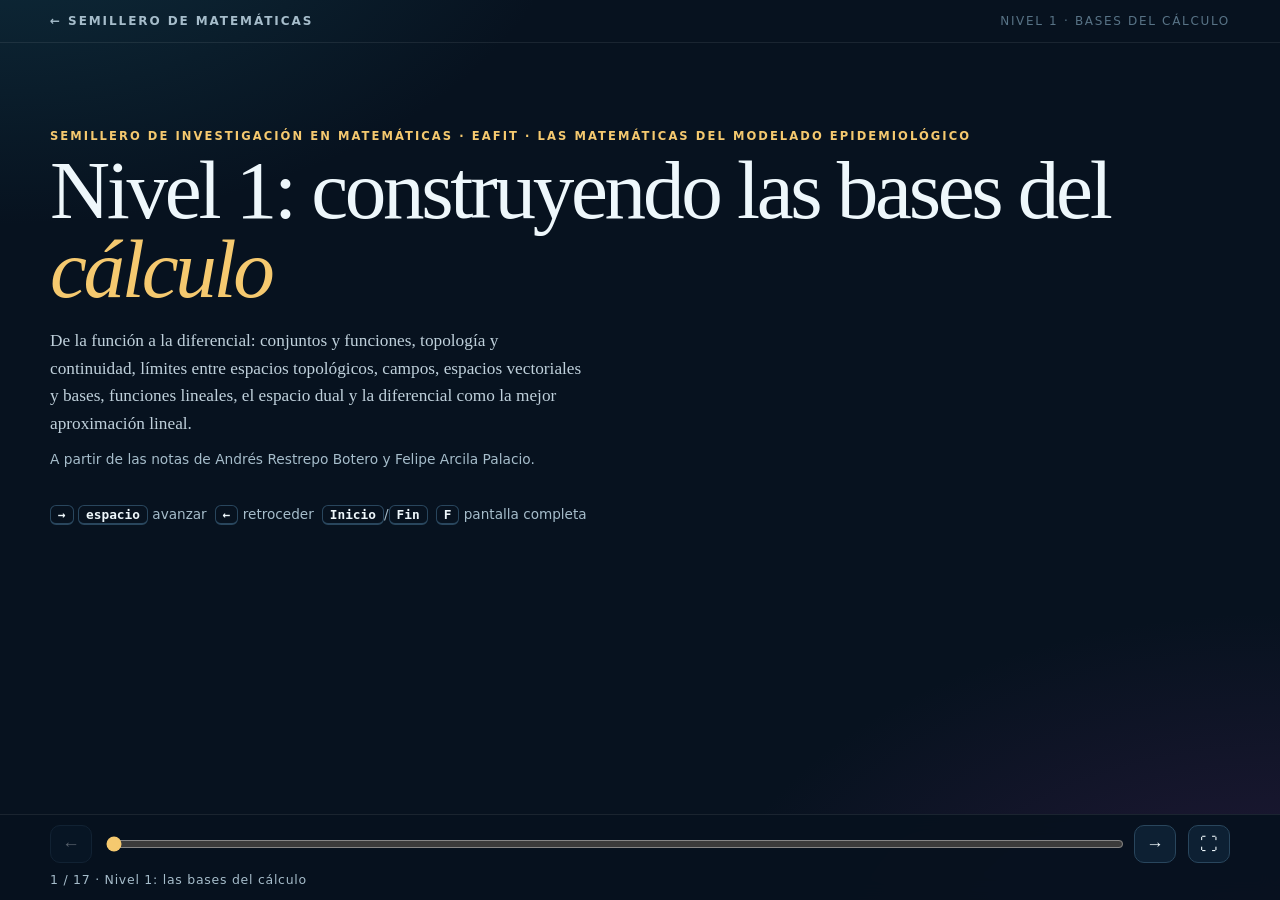
<file: cursos/nivel-1-diferencial/presentacion.html>
<!doctype html>
<html lang="es">
<head>
<meta charset="utf-8">
<meta name="viewport" content="width=device-width, initial-scale=1">
<meta name="theme-color" content="#07121f">
<title>Nivel 1: las bases del cálculo · Semillero de Matemáticas</title>
<style>
:root{
  --bg:#07121f; --surface:#0d2033; --surface2:#102a40; --line:#29465d;
  --ink:#eef7fb; --muted:#a6bdcb; --dim:#587386;
  --puras:#f5c96f; --biomat:#53d5cd; --violet:#bda0ff; --bad:#ff8194; --good:#68e3a0;
}
*{box-sizing:border-box}
[hidden]{display:none!important}
math.acc{font-family:"Cambria Math","STIX Two Math",serif;font-size:1.05em}
html,body{height:100%}
body{margin:0;color:var(--ink);font:16px/1.5 Inter,ui-sans-serif,system-ui,-apple-system,"Segoe UI",sans-serif;
  background:radial-gradient(1000px 620px at 0 -15%,#16495b8a,transparent 58%),radial-gradient(1000px 640px at 100% 110%,#54266566,transparent 59%),var(--bg);
  display:flex;flex-direction:column;min-height:100vh}
a{color:var(--biomat)}
.top{display:flex;justify-content:space-between;align-items:center;gap:12px;padding:12px max(16px,calc((100% - 1180px)/2));border-bottom:1px solid #ffffff14}
.top a{font-size:.75rem;font-weight:800;letter-spacing:.16em;text-transform:uppercase;text-decoration:none;color:var(--muted)}
.top span{font-size:.75rem;letter-spacing:.14em;text-transform:uppercase;color:var(--dim)}
main{flex:1;width:min(1180px,calc(100% - 32px));margin:0 auto;padding:22px 0 110px}
.kicker{margin:0 0 6px;color:var(--puras);font-size:.72rem;font-weight:800;letter-spacing:.18em;text-transform:uppercase}
h1{margin:0;font:500 clamp(2.4rem,6.5vw,5.2rem)/.95 Georgia,"Times New Roman",serif;letter-spacing:-.04em}
h1 em,h2 em{color:var(--puras);font-weight:400}
h2{margin:0 0 14px;font:500 clamp(1.6rem,3.4vw,2.5rem)/1.08 Georgia,serif;letter-spacing:-.02em}
p{margin:0 0 12px}
.lead{color:#bfd0db;font:1.08rem/1.6 Georgia,serif;max-width:62ch}
.muted{color:var(--muted)} .small{font-size:.86rem}
.cols{display:grid;grid-template-columns:minmax(0,1fr) minmax(0,1.2fr);gap:26px;align-items:start}
.cols.even{grid-template-columns:minmax(0,1fr) minmax(0,1fr)}
.panel{border:1px solid var(--line);border-radius:16px;background:#091827dc;padding:16px;min-width:0}
canvas{display:block;width:100%;height:360px;border-radius:12px;background:#050d17;border:1px solid #ffffff12;touch-action:none;cursor:crosshair}
canvas.short{height:300px}
canvas:focus-visible{outline:2px solid var(--puras);outline-offset:2px}
.ctl{display:grid;grid-template-columns:auto 1fr 3.4em;gap:8px 10px;align-items:center;margin:10px 0}
.ctl label{font-size:.85rem;color:var(--muted);min-width:2.2em} .ctl output{font:600 .9rem ui-monospace,Consolas,monospace;text-align:right}
input[type=range]{width:100%;accent-color:var(--puras)}
.btns{display:flex;flex-wrap:wrap;gap:8px;margin:10px 0}
button.b{padding:7px 13px;border:1px solid var(--line);border-radius:999px;background:transparent;color:var(--muted);font:inherit;font-size:.85rem;cursor:pointer}
button.b:hover{color:var(--ink);border-color:var(--muted)}
button.b.on{background:var(--surface2);color:var(--ink);border-color:var(--puras)}
button.b:focus-visible,a:focus-visible,input:focus-visible,select:focus-visible{outline:2px solid var(--puras);outline-offset:2px}
.m{font-family:"Cambria Math","STIX Two Math",Georgia,serif;font-size:1.06em}
.m i,.eq i{font-style:italic}
.eq{font-family:"Cambria Math","STIX Two Math",Georgia,serif;font-size:1.15rem;line-height:2;text-align:center;margin:10px 0;overflow-x:auto;overflow-y:hidden}
.box{border-left:3px solid var(--puras);background:#f5c96f12;padding:10px 14px;border-radius:0 10px 10px 0;margin:12px 0}
.box.t{border-color:var(--biomat);background:#53d5cd12}
.box.v{border-color:var(--violet);background:#bda0ff12}
.ok{color:var(--good)} .no{color:var(--bad)}
ul.clean{padding-left:18px;margin:6px 0} ul.clean li{margin:4px 0}
.chk{list-style:none;padding:0;margin:8px 0}
.chk li{display:grid;grid-template-columns:1.6em minmax(0,1fr);gap:4px;margin:6px 0}
.form{display:flex;flex-wrap:wrap;gap:8px 12px;align-items:center;font-size:.9rem;color:var(--muted);margin:8px 0}
select{background:#050d17;color:var(--ink);border:1px solid var(--line);border-radius:8px;padding:4px 6px;font:inherit;max-width:100%}
.chips{display:grid;grid-template-columns:repeat(4,minmax(0,1fr));gap:6px;margin:10px 0}
.chips .b{padding:5px 4px;font-family:"Cambria Math","STIX Two Math",Georgia,serif;font-size:.86rem;border-radius:10px}
svg text{font-family:Inter,system-ui,sans-serif}
svg [role=button]{cursor:pointer;outline:none}
svg [role=button]:focus-visible .nd{stroke:var(--puras);stroke-width:3.5}
.tabs{display:flex;flex-wrap:wrap;gap:14px;overflow-x:auto}
table.cay{border-collapse:collapse;font:600 .85rem ui-monospace,Consolas,monospace}
table.cay td,table.cay th{min-width:1.9em;height:1.8em;text-align:center;border:1px solid #ffffff14;padding:0 2px}
table.cay th{color:var(--muted);background:#ffffff08}
table.cay td.one{background:#f5c96f33;color:var(--puras)}
table.cay td.zero{background:#53d5cd22;color:var(--biomat)}
table.cay tr.badrow td{background:#ff81941c}
.cover{min-height:58vh;display:flex;flex-direction:column;justify-content:center}
.keys{display:flex;flex-wrap:wrap;gap:8px;margin-top:22px;color:var(--muted);font-size:.85rem}
kbd{border:1px solid var(--line);border-bottom-width:2px;border-radius:6px;padding:1px 7px;font:600 .8rem ui-monospace,Consolas,monospace;color:var(--ink)}
.dock{position:fixed;left:0;right:0;bottom:0;z-index:5;background:#07121fee;backdrop-filter:blur(10px);border-top:1px solid #ffffff14}
.dock .in{width:min(1180px,calc(100% - 32px));margin:0 auto;display:grid;grid-template-columns:auto 1fr auto auto;gap:12px;align-items:center;padding:10px 0}
.dock .lbl{grid-column:1/-1;font-size:.78rem;color:var(--muted);letter-spacing:.06em;margin-top:-4px}
.dock button{width:42px;height:38px;border-radius:10px;border:1px solid var(--line);background:var(--surface);color:var(--ink);font-size:1.1rem;cursor:pointer}
.dock button:disabled{opacity:.35;cursor:default}
@media (max-width:820px){
  .cols,.cols.even{grid-template-columns:minmax(0,1fr)}
  .top span{display:none}
  .dock .in{grid-template-columns:auto minmax(0,1fr) auto auto}
  canvas{height:280px} canvas.short{height:240px}
  main{padding-bottom:130px}
}
@media (prefers-reduced-motion:reduce){*{transition:none!important;scroll-behavior:auto!important}}
</style>
</head>
<body>
<header class="top">
  <a href="../../index.html">← Semillero de Matemáticas</a>
  <span>Nivel 1 · Bases del cálculo</span>
</header>
<main id="stage" tabindex="-1" aria-live="polite"></main>
<nav class="dock" aria-label="Navegación de la presentación">
  <div class="in">
    <button id="prev" aria-label="Escena anterior">←</button>
    <input id="prog" type="range" min="0" value="0" aria-label="Progreso de la presentación">
    <button id="next" aria-label="Escena siguiente">→</button>
    <button id="full" aria-label="Pantalla completa" title="Pantalla completa (F)">⛶</button>
    <div class="lbl" id="lbl"></div>
  </div>
</nav>
<script>
"use strict";
/* ===================== utilidades ===================== */
const RM = matchMedia("(prefers-reduced-motion: reduce)").matches;
const css = (n) => getComputedStyle(document.documentElement).getPropertyValue(n).trim();
const C = { ink: css("--ink"), muted: css("--muted"), dim: css("--dim"), line: css("--line"), teal: css("--biomat"), gold: css("--puras"), violet: css("--violet"), bad: css("--bad"), good: css("--good") };
const $ = (s, r = document) => r.querySelector(s);
const $$ = (s, r = document) => [...r.querySelectorAll(s)];
const clamp = (x, a, b) => Math.max(a, Math.min(b, x));
const fmt = (x, d = 2) => (Math.abs(x) < 10 ** -d / 2 ? 0 : x).toFixed(d).replace("-", "−");
const fv = (p, d = 2) => `(${fmt(p[0], d)}, ${fmt(p[1], d)})`;
const mark = (ok) => (ok === null ? '<span class="muted">?</span>' : ok ? '<span class="ok">✓</span>' : '<span class="no">✗</span>');

function fitCanvas(cv) {
  const r = cv.getBoundingClientRect(), dpr = window.devicePixelRatio || 1;
  cv.width = Math.max(1, Math.round(r.width * dpr));
  cv.height = Math.max(1, Math.round(r.height * dpr));
  const ctx = cv.getContext("2d");
  ctx.setTransform(dpr, 0, 0, dpr, 0, 0);
  return { ctx, w: r.width, h: r.height };
}
function view(w, h, xr, yr, pad = 30) {
  const sx = (w - 2 * pad) / (xr[1] - xr[0]), sy = (h - 2 * pad) / (yr[1] - yr[0]);
  return { w, h, pad, xr, yr,
    X: (x) => pad + (x - xr[0]) * sx, Y: (y) => h - pad - (y - yr[0]) * sy,
    ix: (px) => xr[0] + (px - pad) / sx, iy: (py) => yr[0] + (h - pad - py) / sy };
}
/* Misma escala en ambos ejes: amplía el rango del eje con más espacio. */
function equalize(w, h, xr, yr, pad = 30) {
  const pw = w - 2 * pad, ph = h - 2 * pad, s = Math.max((xr[1] - xr[0]) / pw, (yr[1] - yr[0]) / ph);
  const cx = (xr[0] + xr[1]) / 2, cy = (yr[0] + yr[1]) / 2;
  return [[cx - s * pw / 2, cx + s * pw / 2], [cy - s * ph / 2, cy + s * ph / 2]];
}
const eqView = (w, h, xr, yr) => { const [a, b] = equalize(w, h, xr, yr); return view(w, h, a, b); };
function clip(ctx, v) { ctx.save(); ctx.beginPath(); ctx.rect(v.pad, v.pad, v.w - 2 * v.pad, v.h - 2 * v.pad); ctx.clip(); }
function step(span) { const raw = span / 8, p = Math.pow(10, Math.floor(Math.log10(raw))); const m = raw / p; return (m < 1.5 ? 1 : m < 3.5 ? 2 : m < 7.5 ? 5 : 10) * p; }
function axes(ctx, v, lab = ["x", "y"]) {
  ctx.lineWidth = 1; ctx.font = "11px Inter,system-ui,sans-serif"; ctx.fillStyle = C.dim;
  const gx = step(v.xr[1] - v.xr[0]), gy = step(v.yr[1] - v.yr[0]);
  ctx.strokeStyle = "#ffffff0d";
  for (let x = Math.ceil(v.xr[0] / gx) * gx; x <= v.xr[1] + 1e-9; x += gx) { ctx.beginPath(); ctx.moveTo(v.X(x), v.pad); ctx.lineTo(v.X(x), v.h - v.pad); ctx.stroke(); }
  for (let y = Math.ceil(v.yr[0] / gy) * gy; y <= v.yr[1] + 1e-9; y += gy) { ctx.beginPath(); ctx.moveTo(v.pad, v.Y(y)); ctx.lineTo(v.w - v.pad, v.Y(y)); ctx.stroke(); }
  ctx.strokeStyle = "#ffffff40";
  const x0 = clamp(0, v.xr[0], v.xr[1]), y0 = clamp(0, v.yr[0], v.yr[1]);
  ctx.beginPath(); ctx.moveTo(v.pad, v.Y(y0)); ctx.lineTo(v.w - v.pad, v.Y(y0)); ctx.stroke();
  ctx.beginPath(); ctx.moveTo(v.X(x0), v.pad); ctx.lineTo(v.X(x0), v.h - v.pad); ctx.stroke();
  ctx.textAlign = "center";
  for (let x = Math.ceil(v.xr[0] / gx) * gx; x <= v.xr[1] + 1e-9; x += gx) if (Math.abs(x) > 1e-9) ctx.fillText(+x.toFixed(6), v.X(x), Math.min(v.h - 8, v.Y(y0) + 14));
  ctx.textAlign = "right";
  for (let y = Math.ceil(v.yr[0] / gy) * gy; y <= v.yr[1] + 1e-9; y += gy) if (Math.abs(y) > 1e-9) ctx.fillText(+y.toFixed(6), Math.max(26, v.X(x0) - 5), v.Y(y) + 4);
  ctx.fillStyle = C.muted; ctx.font = "italic 13px Georgia,serif";
  ctx.textAlign = "right"; ctx.fillText(lab[0], v.w - v.pad, v.Y(y0) - 6);
  ctx.textAlign = "left"; ctx.fillText(lab[1], v.X(x0) + 6, v.pad + 10);
}
function plotFn(ctx, v, f, color, lw = 2, dash = [], from = v.xr[0], to = v.xr[1]) {
  clip(ctx, v); ctx.strokeStyle = color; ctx.lineWidth = lw; ctx.setLineDash(dash); ctx.beginPath();
  let pen = false; const N = 500;
  for (let i = 0; i <= N; i++) {
    const t = from + (to - from) * i / N, y = f(t);
    if (!isFinite(y) || Math.abs(y) > 1e4) { pen = false; continue; }
    pen ? ctx.lineTo(v.X(t), v.Y(y)) : ctx.moveTo(v.X(t), v.Y(y)); pen = true;
  }
  ctx.stroke(); ctx.setLineDash([]); ctx.restore();
}
function polyline(ctx, v, pts, color, lw = 2, dash = []) {
  clip(ctx, v); ctx.strokeStyle = color; ctx.lineWidth = lw; ctx.setLineDash(dash); ctx.beginPath();
  pts.forEach(([x, y], i) => (i ? ctx.lineTo(v.X(x), v.Y(y)) : ctx.moveTo(v.X(x), v.Y(y))));
  ctx.stroke(); ctx.setLineDash([]); ctx.restore();
}
function dot(ctx, v, x, y, color, r = 5) { ctx.fillStyle = color; ctx.beginPath(); ctx.arc(v.X(x), v.Y(y), r, 0, 7); ctx.fill(); }
function ring(ctx, v, x, y, color, r = 6, lw = 2) { ctx.strokeStyle = color; ctx.lineWidth = lw; ctx.beginPath(); ctx.arc(v.X(x), v.Y(y), r, 0, 7); ctx.stroke(); }
function hole(ctx, v, x, y, color, r = 5) { ctx.fillStyle = "#050d17"; ctx.beginPath(); ctx.arc(v.X(x), v.Y(y), r, 0, 7); ctx.fill(); ring(ctx, v, x, y, color, r, 2); }
function arrowPx(ctx, x1, y1, x2, y2, color, lw = 2, dash = []) {
  const a = Math.atan2(y2 - y1, x2 - x1), L = Math.hypot(x2 - x1, y2 - y1), hd = Math.min(10, L * .45);
  if (L < 1) return;
  ctx.strokeStyle = color; ctx.fillStyle = color; ctx.lineWidth = lw; ctx.setLineDash(dash);
  ctx.beginPath(); ctx.moveTo(x1, y1); ctx.lineTo(x2 - hd * .8 * Math.cos(a), y2 - hd * .8 * Math.sin(a)); ctx.stroke(); ctx.setLineDash([]);
  ctx.beginPath(); ctx.moveTo(x2, y2); ctx.lineTo(x2 - hd * Math.cos(a - .42), y2 - hd * Math.sin(a - .42)); ctx.lineTo(x2 - hd * Math.cos(a + .42), y2 - hd * Math.sin(a + .42)); ctx.closePath(); ctx.fill();
}
function vec(ctx, v, p, q, color, lw = 2.5, label = "", dash = []) {
  arrowPx(ctx, v.X(p[0]), v.Y(p[1]), v.X(q[0]), v.Y(q[1]), color, lw, dash);
  if (label) { ctx.fillStyle = color; ctx.font = "italic 15px Georgia,serif"; ctx.textAlign = "left"; ctx.fillText(label, v.X(q[0]) + 7, v.Y(q[1]) - 7); }
}
/* Lienzo simple con redibujado al cambiar de tamaño. */
function Canvas(cv, render) {
  const ro = new ResizeObserver(() => draw()); ro.observe(cv);
  function draw() { if (!cv.isConnected) return; const { ctx, w, h } = fitCanvas(cv); ctx.clearRect(0, 0, w, h); render(ctx, w, h); }
  return { draw, dispose() { ro.disconnect(); } };
}
/* Puntos arrastrables en un lienzo, con equivalente de teclado:
   con el lienzo enfocado, Enter cambia de punto y las flechas lo mueven (Mayús = pasos largos). */
function Drag(cv, getView, H, onChange, o = {}) {
  let sel = 0, act = -1;
  cv.tabIndex = 0;
  const pos = (e) => { const r = cv.getBoundingClientRect(); return [e.clientX - r.left, e.clientY - r.top]; };
  const near = (px, py) => { const v = getView(); if (!v) return -1; let b = -1, d = 24; H.forEach((h, i) => { const [x, y] = h.get(); const dd = Math.hypot(v.X(x) - px, v.Y(y) - py); if (dd < d) { d = dd; b = i; } }); return b; };
  const snap = (x) => (o.snap ? Math.round(x / o.snap) * o.snap : x);
  const setAt = (i, px, py) => { const v = getView(); H[i].set(snap(v.ix(px)), snap(v.iy(py))); onChange(); };
  cv.addEventListener("pointerdown", (e) => { const [px, py] = pos(e); let i = near(px, py); if (i < 0 && o.free != null) i = o.free; if (i < 0) return; act = sel = i; cv.setPointerCapture(e.pointerId); setAt(i, px, py); });
  cv.addEventListener("pointermove", (e) => { if (act < 0) { cv.style.cursor = near(...pos(e)) >= 0 ? "grab" : o.free != null ? "crosshair" : "default"; return; } setAt(act, ...pos(e)); });
  const up = () => { act = -1; }; cv.addEventListener("pointerup", up); cv.addEventListener("pointercancel", up);
  cv.addEventListener("keydown", (e) => {
    const k = e.key, st = e.shiftKey ? .5 : o.snap || .1;
    if (k === "Enter") { e.preventDefault(); sel = (sel + 1) % H.length; onChange(); return; }
    const d = { ArrowLeft: [-st, 0], ArrowRight: [st, 0], ArrowUp: [0, st], ArrowDown: [0, -st] }[k];
    if (!d) return; e.preventDefault(); const [x, y] = H[sel].get(); H[sel].set(+(x + d[0]).toFixed(3), +(y + d[1]).toFixed(3)); onChange();
  });
  cv.addEventListener("focus", onChange); cv.addEventListener("blur", onChange);
  return { get sel() { return document.activeElement === cv ? sel : -1; } };
}
/* Animación que se cancela al salir de la escena (window.__loops cuenta las vivas). */
window.__loops = 0;
function Loop(tick) {
  let id = 0, last = 0;
  const run = (ts) => { const dt = last ? Math.min(.05, (ts - last) / 1000) : 0; last = ts; if (tick(dt) === false) return stop(); id = requestAnimationFrame(run); };
  function start() { if (id) return; window.__loops++; last = 0; id = requestAnimationFrame(run); }
  function stop() { if (!id) return; cancelAnimationFrame(id); id = 0; window.__loops--; }
  return { start, stop, get on() { return !!id; } };
}
function slider(root, id, cb) { const el = $("#" + id, root), out = $(`output[for=${id}]`, root); const up = () => { if (out) out.value = el.dataset.fmt ? window[el.dataset.fmt](+el.value) : fmt(+el.value, +(el.dataset.d || 2)); cb(+el.value); }; el.addEventListener("input", up); up(); return el; }
function setR(el, x) { el.value = x; el.dispatchEvent(new Event("input")); }
function choice(root, sel, cb) { const bs = $$(sel, root); bs.forEach((b) => b.addEventListener("click", () => { bs.forEach((x) => { x.classList.toggle("on", x === b); x.setAttribute("aria-pressed", x === b); }); cb(b.dataset.k, b); })); }
window.pow10 = (s) => fmt(10 ** s, 3);

/* SVG */
const NS = "http://www.w3.org/2000/svg";
function sv(tag, at = {}, par) { const e = document.createElementNS(NS, tag); for (const k in at) e.setAttribute(k, at[k]); if (par) par.appendChild(e); return e; }
function svText(par, x, y, t, at = {}) { const e = sv("text", { x, y, fill: C.ink, "font-size": 15, "text-anchor": "middle", ...at }, par); e.textContent = t; return e; }
const NODE = { "": ["#0d2033", "#29465d", "#eef7fb"], sel: ["#f5c96f2e", "#f5c96f", "#f5c96f"], hit: ["#f5c96f2e", "#f5c96f", "#f5c96f"],
  bad: ["#ff819424", "#ff8194", "#ff8194"], dim: ["#0a1a2a", "#ffffff1a", "#587386"] };
const EDGE = { "": ["#53d5cd", 1.8], sel: ["#f5c96f", 2.8], bad: ["#ff8194", 2.2], dim: ["#ffffff22", 1.4] };
/* Dos conjuntos en columnas y las flechas de una relación entre ellos.
   Las flechas son curvas de Bézier recortadas en ambos extremos y se abren en abanico
   cuando comparten origen o destino. */
function drawBip(svg, o) {
  const ae = document.activeElement, fk = ae && svg.contains(ae) ? ae.dataset.k : null;
  svg.innerHTML = "";
  const n = Math.max(o.A.length, o.B.length), top = 52, gap = 58, H = top + n * gap + 18;
  svg.setAttribute("viewBox", `0 0 520 ${H}`);
  const xa = 118, xb = 402, cy = top + n * gap / 2;
  const yA = (i) => cy + (i - (o.A.length - 1) / 2) * gap, yB = (j) => cy + (j - (o.B.length - 1) / 2) * gap;
  const wd = (t) => Math.max(46, t.length * 9 + 26);
  [[xa, o.titleA], [xb, o.titleB]].forEach(([x, t]) => {
    sv("ellipse", { cx: x, cy, rx: 96, ry: n * gap / 2 + 14, fill: "#ffffff05", stroke: "#ffffff1c" }, svg);
    svText(svg, x, 20, t, { fill: C.muted, "font-size": 14 });
  });
  if (o.label) svText(svg, 260, 20, o.label, { "font-style": "italic", "font-size": 17, fill: C.ink });
  const rank = (arr, key) => { const g = {}; arr.forEach((e, k) => { (g[key(e)] = g[key(e)] || []).push(k); }); const r = []; Object.values(g).forEach((ks) => ks.forEach((k, q) => { r[k] = q - (ks.length - 1) / 2; })); return r; };
  const E = [...o.E].sort((p, q) => yA(p[0]) - yA(q[0]) || p[1] - q[1]);
  const rs = rank(E, (e) => e[0]), rt = rank(E, (e) => e[1]);
  const ge = sv("g", {}, svg);
  E.forEach((e, k) => {
    const [i, j] = e, [col, lw] = EDGE[o.edge ? o.edge(e) : ""];
    const x1 = xa + wd(o.A[i]) / 2 + 3, y1 = yA(i) + rs[k] * 8, x2 = xb - wd(o.B[j]) / 2 - 3, y2 = yB(j) + rt[k] * 8, xm = (x1 + x2) / 2;
    sv("path", { d: `M${x1} ${y1} C${xm} ${y1} ${xm} ${y2} ${x2 - 9} ${y2}`, fill: "none", stroke: col, "stroke-width": lw }, ge);
    sv("polygon", { points: `${x2},${y2} ${x2 - 11},${y2 - 5} ${x2 - 11},${y2 + 5}`, fill: col }, ge);
  });
  [[o.A, xa, yA, 0], [o.B, xb, yB, 1]].forEach(([L, x, y, side]) => L.forEach((t, i) => {
    const [fill, stroke, ink] = NODE[o.node ? o.node(side, i) : ""], w = wd(t);
    const g = sv("g", { "data-k": `${side}-${i}` }, svg);
    sv("rect", { class: "nd", x: x - w / 2, y: y(i) - 17, width: w, height: 34, rx: 17, fill, stroke, "stroke-width": 2 }, g);
    svText(g, x, y(i) + 5, t, { fill: ink, "font-size": t.length > 2 ? 14 : 17 });
    if (o.onNode) {
      g.setAttribute("role", "button"); g.setAttribute("tabindex", 0);
      g.setAttribute("aria-label", `${side ? o.titleB : o.titleA}: ${t}`);
      g.addEventListener("click", () => o.onNode(side, i));
      g.addEventListener("keydown", (e) => { if (e.key === "Enter" || e.key === " ") { e.preventDefault(); o.onNode(side, i); } });
    }
  }));
  if (fk) { const g = svg.querySelector(`[data-k="${fk}"]`); if (g) g.focus(); }
}

/* Conjunto B = {△, □, ★, ○}: subconjuntos como máscaras de 4 bits. */
const SYM = ["△", "□", "★", "○"];
const bits = (m) => [0, 1, 2, 3].filter((k) => (m >> k) & 1);
const pc = (m) => bits(m).length;
const setLab = (m) => (m === 0 ? "∅" : "{" + bits(m).map((k) => SYM[k]).join(", ") + "}");
const byOrder = (a, b) => pc(a) - pc(b) || a - b;
function topoCheck(T) {
  const S = new Set(T), r = { vacio: S.has(0), total: S.has(15), inter: null, union: null };
  for (const a of T) for (const b of T) {
    if (!r.inter && !S.has(a & b)) r.inter = [a, b, a & b];
    if (!r.union && !S.has(a | b)) r.union = [a, b, a | b];
  }
  r.ok = r.vacio && r.total && !r.inter && !r.union; return r;
}
const TOPS = { notas: [0, 1, 12, 13, 15], discreta: [...Array(16).keys()], trivial: [0, 15], tri: [0, 1, 15], cua: [0, 2, 15] };
const TOPN = { notas: "𝒯 de las notas", discreta: "discreta: 𝒫(B)", trivial: "trivial: {∅, B}", tri: "{∅, {△}, B}", cua: "{∅, {□}, B}" };

/* ===================== escenas ===================== */
const S = [];

S.push({ id: "portada", title: "Nivel 1: las bases del cálculo", html: `
<section class="cover">
  <p class="kicker">Semillero de Investigación en Matemáticas · EAFIT · Las matemáticas del modelado epidemiológico</p>
  <h1>Nivel 1: construyendo las bases del <em>cálculo</em></h1>
  <p class="lead" style="margin-top:18px">De la función a la diferencial: conjuntos y funciones, topología y continuidad, límites entre espacios topológicos, campos, espacios vectoriales y bases, funciones lineales, el espacio dual y la diferencial como la mejor aproximación lineal.</p>
  <p class="muted small">A partir de las notas de Andrés Restrepo Botero y Felipe Arcila Palacio.</p>
  <div class="keys"><span><kbd>→</kbd> <kbd>espacio</kbd> avanzar</span><span><kbd>←</kbd> retroceder</span><span><kbd>Inicio</kbd>/<kbd>Fin</kbd></span><span><kbd>F</kbd> pantalla completa</span></div>
</section>` });

S.push({ id: "funcion", title: "Funciones", html: `
<p class="kicker">1 · Funciones</p>
<h2>Una <em>regla de asignación</em></h2>
<div class="cols">
  <div>
    <p>Una función asigna a <b>cada</b> elemento de un conjunto de partida (dominio) <b>un único</b> elemento de un conjunto de llegada (codominio). Para definirla damos un nombre, un dominio, un codominio y una regla de asignación.</p>
    <div class="btns" id="pre" role="group" aria-label="Ejemplos">
      <button class="b" data-k="notas">f de las notas</button><button class="b" data-k="perro">PerroHelado</button><button class="b" data-k="mal">¿Es función?</button><button class="b" data-k="vacia">Construir una</button>
    </div>
    <div class="box t" id="regla"></div>
    <div class="eq" id="tuplas"></div>
    <ul class="chk" id="verd"></ul>
  </div>
  <div class="panel"><svg id="map" width="100%" role="group" aria-label="Diagrama de flechas de la función"></svg>
    <p class="small muted" style="margin:6px 0 0">Elige un elemento del dominio y luego uno del codominio para poner o quitar la flecha. Con teclado: <kbd>Tab</kbd> y <kbd>Enter</kbd>.</p></div>
</div>`,
  mount(r) {
    const N3 = ["□", "△", "R"], B4 = ["1", "2", "3", "4"];
    const P = {
      notas: [N3, B4, [[0, 0], [1, 1], [2, 2]], "Las notas escriben la función como un conjunto de tuplas: <span class='m'><i>f</i> : { [□, 1], [△, 2], [R, 3] }</span>."],
      perro: [["perro", "gato", "gallina", "pez"], ["vainilla", "fresa"], [[0, 0], [1, 0], [2, 1], [3, 1]], "<span class='m'>PerroHelado : <i>P</i> → <i>H</i></span>: helado de vainilla si <i>p</i> tiene 4 patas, de fresa en otro caso. La regla puede ser una frase; no hace falta una fórmula."],
      mal: [N3, B4, [[0, 0], [0, 1], [2, 2]], "¿Esto es una función? Revisa cada elemento del dominio."],
      vacia: [N3, B4, [], "Construye tu propia función: a cada elemento de <i>A</i> asígnale exactamente uno de <i>B</i>."],
    };
    let A, B, E, sel = -1;
    const svg = $("#map", r), has = (i, j) => E.some(([a, b]) => a === i && b === j);
    function draw() {
      const cnt = A.map((_, i) => E.filter((e) => e[0] === i).length);
      drawBip(svg, { A, B, E, titleA: "A (dominio)", titleB: "B (codominio)", label: "f",
        node: (side, i) => (side === 0 ? (i === sel ? "sel" : cnt[i] === 1 ? "" : "bad") : sel >= 0 && has(sel, i) ? "hit" : ""),
        edge: ([i]) => (cnt[i] !== 1 ? "bad" : i === sel ? "sel" : sel >= 0 ? "dim" : ""),
        onNode: (side, i) => {
          if (side === 0) sel = sel === i ? -1 : i;
          else if (sel >= 0) E = has(sel, i) ? E.filter(([a, b]) => !(a === sel && b === i)) : [...E, [sel, i]];
          draw();
        } });
      const sorted = [...E].sort((p, q) => p[0] - q[0] || p[1] - q[1]);
      $("#tuplas", r).innerHTML = `<i>f</i> = { ${sorted.map(([i, j]) => `(${A[i]}, ${B[j]})`).join(", ")} }`;
      const sin = A.filter((_, i) => cnt[i] === 0), mul = A.filter((_, i) => cnt[i] > 1), fn = !sin.length && !mul.length;
      const L = [];
      L.push(`<li>${mark(fn)}<span><b>${fn ? "Es una función" : "No es una función"}</b>${sin.length ? `: ${sin.join(", ")} no tiene imagen` : ""}${mul.length ? `${sin.length ? ";" : ":"} ${mul.join(", ")} tiene más de una imagen` : ""}.</span></li>`);
      if (fn) {
        const img = A.map((_, i) => E.find((e) => e[0] === i)[1]);
        const rep = img.findIndex((b, i) => img.indexOf(b) !== i), libre = B.findIndex((_, j) => !img.includes(j));
        L.push(`<li>${mark(rep < 0)}<span><b>Inyectiva</b>${rep < 0 ? ": elementos distintos van a imágenes distintas" : `: no, ${A[img.indexOf(img[rep])]} y ${A[rep]} van ambos a ${B[img[rep]]}`}.</span></li>`);
        L.push(`<li>${mark(libre < 0)}<span><b>Sobreyectiva</b>${libre < 0 ? ": todo el codominio es alcanzado" : `: no, nadie va a ${B[libre]}`}.</span></li>`);
        L.push(`<li>${mark(rep < 0 && libre < 0)}<span><b>Biyectiva</b> (inyectiva y sobreyectiva): la usaremos para los isomorfismos.</span></li>`);
      } else L.push(`<li><span></span><span class="muted small">La definición pide <b>exactamente una</b> flecha saliendo de cada elemento de <i>A</i>. A <i>B</i> no se le exige nada.</span></li>`);
      $("#verd", r).innerHTML = L.join("");
    }
    choice(r, "#pre .b", (k) => { [A, B, E] = P[k]; E = E.map((e) => [...e]); sel = -1; $("#regla", r).innerHTML = P[k][3]; draw(); });
    $("#pre .b", r).click();
  } });

S.push({ id: "producto", title: "Producto cartesiano", html: `
<p class="kicker">1 · Producto cartesiano y definición formal</p>
<h2>Una función es un <em>subconjunto</em> de A × B</h2>
<div class="cols">
  <div>
    <p><span class="m"><i>A</i> × <i>B</i> = { (<i>a</i>, <i>b</i>) | <i>a</i> ∈ <i>A</i> y <i>b</i> ∈ <i>B</i> }</span>: todos los pares ordenados. Con <span class="m"><i>A</i> = {pelota, libro, lápiz}</span> y <span class="m"><i>B</i> = {△, □, ★, ○}</span> son 3 · 4 = 12 pares, un plano discreto.</p>
    <div class="box"><b>Definición formal.</b> Una función <i>f</i> de <i>A</i> en <i>B</i> es un subconjunto <span class="m"><i>f</i> ⊆ <i>A</i> × <i>B</i></span> tal que <span class="m">∀<i>a</i> ∈ <i>A</i>, ∃! <i>b</i> ∈ <i>B</i> : (<i>a</i>, <i>b</i>) ∈ <i>f</i></span>.</div>
    <p class="small muted">Marca pares del plano. Cada columna es un elemento de <i>A</i>: para que el subconjunto sea una función, cada columna debe tener <b>exactamente un</b> punto.</p>
    <div class="btns" id="pre" role="group" aria-label="Subconjuntos de ejemplo"><button class="b" data-k="f">Una función</button><button class="b" data-k="todo">Todo A × B</button><button class="b" data-k="nada">Vacío</button></div>
    <div class="box t" id="verd"></div>
  </div>
  <div class="panel"><svg id="grid" viewBox="0 0 460 330" width="100%" role="group" aria-label="Plano discreto A × B"></svg>
  <p class="eq small" id="lista" style="font-size:.95rem;white-space:normal"></p></div>
</div>`,
  mount(r) {
    const A = ["pelota", "libro", "lápiz"], X = [150, 260, 370], Y = [262, 207, 152, 97];
    let R = new Set(["0,0", "1,2", "2,2"]);
    const svg = $("#grid", r);
    function draw() {
      const ae = document.activeElement, fk = ae && svg.contains(ae) ? ae.dataset.k : null;
      svg.innerHTML = "";
      const cnt = A.map((_, i) => [0, 1, 2, 3].filter((j) => R.has(`${i},${j}`)).length);
      A.forEach((a, i) => {
        sv("rect", { x: X[i] - 42, y: 68, width: 84, height: 222, rx: 12, fill: cnt[i] === 1 ? "#68e3a014" : "#ff819414", stroke: cnt[i] === 1 ? "#68e3a055" : "#ff819455" }, svg);
        svText(svg, X[i], 312, a, { fill: C.muted, "font-size": 14 });
        svText(svg, X[i], 56, cnt[i] === 1 ? "✓" : cnt[i] ? `${cnt[i]} imágenes` : "sin imagen", { fill: cnt[i] === 1 ? C.good : C.bad, "font-size": 12 });
        sv("line", { x1: X[i], y1: 80, x2: X[i], y2: 280, stroke: "#ffffff22" }, svg);
      });
      SYM.forEach((s, j) => { svText(svg, 70, Y[j] + 6, s, { "font-size": 19, fill: C.muted }); sv("line", { x1: 92, y1: Y[j], x2: 420, y2: Y[j], stroke: "#ffffff16" }, svg); });
      svText(svg, 30, 185, "B", { "font-style": "italic", fill: C.dim }); svText(svg, 430, 312, "A", { "font-style": "italic", fill: C.dim });
      A.forEach((a, i) => SYM.forEach((s, j) => {
        const k = `${i},${j}`, on = R.has(k);
        const g = sv("g", { role: "button", tabindex: 0, "data-k": k, "aria-pressed": on, "aria-label": `(${a}, ${s})` }, svg);
        sv("circle", { class: "nd", cx: X[i], cy: Y[j], r: on ? 11 : 8, fill: on ? C.gold : "#07121f", stroke: on ? C.gold : "#ffffff55", "stroke-width": 2 }, g);
        const t = () => { R.has(k) ? R.delete(k) : R.add(k); draw(); };
        g.addEventListener("click", t); g.addEventListener("keydown", (e) => { if (e.key === "Enter" || e.key === " ") { e.preventDefault(); t(); } });
      }));
      if (fk) { const g = svg.querySelector(`[data-k="${fk}"]`); if (g) g.focus(); }
      const pares = [...R].map((k) => k.split(",").map(Number)).sort((p, q) => p[0] - q[0] || p[1] - q[1]);
      $("#lista", r).innerHTML = pares.length ? `{ ${pares.map(([i, j]) => `(${A[i]}, ${SYM[j]})`).join(", ")} }` : "∅";
      const fn = cnt.every((c) => c === 1);
      $("#verd", r).innerHTML = fn ? `<span class="ok"><b>Es una función</b></span>: cada <i>a</i> tiene un único <i>b</i>. ${A.map((a, i) => `<i>f</i>(${a}) = ${SYM[[0, 1, 2, 3].find((j) => R.has(`${i},${j}`))]}`).join(", ")}.`
        : `<span class="no"><b>No es una función</b></span>: ${A.filter((_, i) => cnt[i] !== 1).map((a, i) => a).join(", ")} ${cnt.filter((c) => c !== 1).length > 1 ? "no cumplen" : "no cumple"} «∃! <i>b</i>».`;
    }
    choice(r, "#pre .b", (k) => { R = new Set(k === "f" ? ["0,0", "1,2", "2,2"] : k === "todo" ? A.flatMap((_, i) => [0, 1, 2, 3].map((j) => `${i},${j}`)) : []); draw(); });
    draw();
  } });

S.push({ id: "topologia", title: "Topología", html: `
<p class="kicker">2 · Topología</p>
<h2>¿Qué subconjuntos declaramos <em>abiertos</em>?</h2>
<div class="cols">
  <div>
    <p>Una topología es una estructura que permite conocer las adyacencias presentes en un conjunto. Sobre <span class="m"><i>B</i> = {△, □, ★, ○}</span> se escoge una colección <span class="m">𝒯 ⊆ 𝒫(<i>B</i>)</span> de los 16 subconjuntos que cumpla:</p>
    <ol class="small" style="padding-left:20px;margin:0 0 8px"><li><span class="m">∅ ∈ 𝒯</span> y <span class="m"><i>B</i> ∈ 𝒯</span>;</li><li>la intersección finita de conjuntos de 𝒯 está en 𝒯;</li><li>la unión arbitraria de conjuntos de 𝒯 está en 𝒯.</li></ol>
    <p class="small muted">Activa o desactiva subconjuntos de 𝒫(<i>B</i>):</p>
    <div class="chips" id="chips" role="group" aria-label="Subconjuntos de B"></div>
    <div class="btns" id="pre" role="group" aria-label="Colecciones de ejemplo"><button class="b" data-k="notas">𝒯 de las notas</button><button class="b" data-k="discreta">Discreta</button><button class="b" data-k="trivial">Trivial</button><button class="b" data-k="rota">Una que falla</button></div>
  </div>
  <div class="panel"><svg id="rows" width="100%" role="img" aria-label="Conjuntos de la colección"></svg>
    <ul class="chk" id="ax"></ul><div class="box" id="verd"></div></div>
</div>`,
  mount(r) {
    let T = new Set(TOPS.notas);
    const chips = $("#chips", r), svg = $("#rows", r);
    [...Array(16).keys()].sort(byOrder).forEach((m) => {
      const b = document.createElement("button"); b.className = "b"; b.dataset.m = m; b.textContent = m === 15 ? "B" : setLab(m);
      b.setAttribute("aria-label", m === 15 ? "B completo" : setLab(m));
      b.addEventListener("click", () => { T.has(m) ? T.delete(m) : T.add(m); upd(); }); chips.appendChild(b);
    });
    function upd() {
      $$("#chips .b", r).forEach((b) => { const on = T.has(+b.dataset.m); b.classList.toggle("on", on); b.setAttribute("aria-pressed", on); });
      const L = [...T].sort(byOrder), c = topoCheck(L);
      const falta = []; if (!c.vacio) falta.push([0, "falta ∅"]); if (!c.total) falta.push([15, "falta B"]);
      if (c.inter) falta.push([c.inter[2], `falta ${setLab(c.inter[0])} ∩ ${setLab(c.inter[1])}`]);
      if (c.union && c.union[2] !== (c.inter && c.inter[2])) falta.push([c.union[2], `falta ${setLab(c.union[0])} ∪ ${setLab(c.union[1])}`]);
      svg.innerHTML = ""; const rows = L.length + falta.length, H = 50 + rows * 27;
      svg.setAttribute("viewBox", `0 0 520 ${H}`);
      const X = (k) => 300 + k * 52;
      SYM.forEach((s, k) => svText(svg, X(k), 24, s, { "font-size": 19, fill: C.muted }));
      svText(svg, 14, 24, `𝒯 tiene ${L.length} conjuntos`, { "text-anchor": "start", fill: C.dim, "font-size": 13 });
      const row = (m, i, txt, kind) => {
        const y = 50 + i * 27;
        const hi = kind === "falta" ? "#ff819418" : c.inter && (m === c.inter[0] || m === c.inter[1]) ? "#f5c96f1e" : c.union && (m === c.union[0] || m === c.union[1]) ? "#bda0ff1e" : null;
        if (hi) sv("rect", { x: 4, y: y - 13, width: 512, height: 24, rx: 8, fill: hi, stroke: kind === "falta" ? "#ff8194" : "none", "stroke-dasharray": "4 3" }, svg);
        svText(svg, 14, y + 5, txt, { "text-anchor": "start", fill: kind === "falta" ? C.bad : C.ink, "font-size": 14 });
        SYM.forEach((_, k) => { const on = (m >> k) & 1;
          sv("circle", { cx: X(k), cy: y, r: on ? 8 : 3.5, fill: on ? (kind === "falta" ? C.bad : C.teal) : "none", stroke: on ? "none" : "#ffffff40" }, svg); });
      };
      L.forEach((m, i) => row(m, i, m === 15 ? "B" : setLab(m)));
      falta.forEach(([m, t], i) => row(m, L.length + i, `${t} = ${m === 15 ? "B" : setLab(m)}`, "falta"));
      $("#ax", r).innerHTML = `<li>${mark(c.vacio && c.total)}<span>∅ y <i>B</i> están en 𝒯</span></li>
        <li>${mark(!c.inter)}<span>Intersecciones${c.inter ? `: <span class="m">${setLab(c.inter[0])} ∩ ${setLab(c.inter[1])} = ${setLab(c.inter[2])} ∉ 𝒯</span>` : " cerradas"}</span></li>
        <li>${mark(!c.union)}<span>Uniones${c.union ? `: <span class="m">${setLab(c.union[0])} ∪ ${setLab(c.union[1])} = ${c.union[2] === 15 ? "B" : setLab(c.union[2])} ∉ 𝒯</span>` : " cerradas"}</span></li>`;
      $("#verd", r).innerHTML = c.ok ? `<b class="ok">(B, 𝒯) es un espacio topológico.</b> <span class="small muted">Con un número finito de conjuntos, basta revisar parejas: las uniones e intersecciones más grandes se arman de a dos.</span>` : `<b class="no">No es una topología.</b> Agrega lo que falta (en rojo) o quita algún conjunto.`;
    }
    choice(r, "#pre .b", (k) => { T = new Set(k === "rota" ? [0, 1, 2, 15] : TOPS[k]); upd(); });
    upd();
  } });

/* Dos espacios topológicos finitos y una función entre ellos (continuidad y homeomorfismo). */
const topoOpts = (sel) => Object.keys(TOPN).map((k) => `<option value="${k}"${k === sel ? " selected" : ""}>${TOPN[k]}</option>`).join("");
function mapHTML(iso) {
  return `<div class="form"><label>𝒯<sub>${iso ? "A" : "X"}</sub> <select id="tx" aria-label="Topología del dominio"></select></label><label>𝒯<sub>${iso ? "B" : "Y"}</sub> <select id="ty" aria-label="Topología del codominio"></select></label></div>
    <div class="form" id="fdef">${SYM.map((s, i) => `<label><i>f</i>(${s}) = <select data-i="${i}" aria-label="Imagen de ${s}">${SYM.map((t, j) => `<option value="${j}">${t}</option>`).join("")}</select></label>`).join("")}</div>
    <div class="btns" id="fpre" role="group" aria-label="Funciones de ejemplo"><button class="b" data-k="id">identidad</button><button class="b" data-k="cte">constante △</button><button class="b" data-k="sw">intercambia △ ↔ □</button></div>`;
}
function mountMap(r, iso) {
  const st = iso ? { X: "tri", Y: "cua", f: [0, 1, 2, 3] } : { X: "notas", Y: "notas", f: [0, 1, 2, 3] };
  let sel = null, modo = "pre";
  const svg = $("#map", r), sx = $("#tx", r), sy = $("#ty", r);
  sx.innerHTML = topoOpts(st.X); sy.innerHTML = topoOpts(st.Y);
  const pre = (V) => [0, 1, 2, 3].reduce((m, x) => ((V >> st.f[x]) & 1 ? m | (1 << x) : m), 0);
  const img = (U) => bits(U).reduce((m, x) => m | (1 << st.f[x]), 0);
  function upd() {
    const TX = TOPS[st.X], TY = TOPS[st.Y], sX = new Set(TX), sY = new Set(TY);
    $$("#fdef select", r).forEach((s) => { s.value = st.f[+s.dataset.i]; });
    const inj = new Set(st.f).size === 4, biy = inj;
    const malF = TY.find((V) => !sX.has(pre(V))), cont = malF === undefined;
    const malI = biy ? TX.find((U) => !sY.has(img(U))) : undefined, contI = biy && malI === undefined;
    const lista = modo === "pre" ? TY : TX;
    if (sel === null || !lista.includes(sel)) sel = modo === "pre" ? (malF ?? TY.find((V) => V && V !== 15) ?? 15) : (malI ?? TX.find((U) => U && U !== 15) ?? 15);
    const P = modo === "pre" ? pre(sel) : img(sel), okSel = modo === "pre" ? sX.has(P) : sY.has(P);
    const nA = iso ? "A" : "X", nB = iso ? "B" : "Y";
    drawBip(svg, { A: SYM, B: SYM, E: st.f.map((j, i) => [i, j]), titleA: `Espacio ${nA}`, titleB: `Espacio ${nB}`, label: "f",
      node: (side, i) => modo === "pre" ? (side === 1 ? ((sel >> i) & 1 ? "hit" : "") : (P >> i) & 1 ? (okSel ? "hit" : "bad") : "")
        : (side === 0 ? ((sel >> i) & 1 ? "hit" : "") : (P >> i) & 1 ? (okSel ? "hit" : "bad") : ""),
      edge: ([i]) => ((modo === "pre" ? (P >> i) & 1 : (sel >> i) & 1) ? (okSel ? "sel" : "bad") : "dim") });
    const box = $("#opens", r); box.innerHTML = "";
    lista.forEach((V) => {
      const W = modo === "pre" ? pre(V) : img(V), ok = modo === "pre" ? sX.has(W) : sY.has(W);
      const b = document.createElement("button"); b.className = "b" + (V === sel ? " on" : ""); b.setAttribute("aria-pressed", V === sel);
      b.innerHTML = `<span class="m">${modo === "pre" ? "<i>f</i>⁻¹" : "<i>f</i>"}(${V === 15 ? (modo === "pre" ? nB : nA) : setLab(V)})</span> ${mark(ok)}`;
      b.addEventListener("click", () => { sel = V; upd(); $$("#opens .b", r)[lista.indexOf(V)].focus(); }); box.appendChild(b);
    });
    const tLab = (m) => (m === 15 ? "todo el espacio" : setLab(m));
    let txt = modo === "pre"
      ? `<span class="m"><i>f</i>⁻¹(${tLab(sel)}) = { <i>x</i> | <i>f</i>(<i>x</i>) ∈ ${tLab(sel)} } = ${tLab(P)}</span> ${okSel ? `<span class="ok">∈ 𝒯<sub>${nA}</sub></span>` : `<span class="no">∉ 𝒯<sub>${nA}</sub></span>`}.<br>`
      : `<span class="m"><i>f</i>(${tLab(sel)}) = ${tLab(P)}</span> ${okSel ? `<span class="ok">∈ 𝒯<sub>${nB}</sub></span>` : `<span class="no">∉ 𝒯<sub>${nB}</sub></span>`}: es la preimagen de ${tLab(sel)} bajo <i>f</i>⁻¹.<br>`;
    if (!iso) txt += cont ? `<b class="ok">f es continua</b>: la preimagen de todo abierto de <i>Y</i> es abierta en <i>X</i>.` : `<b class="no">f no es continua</b>: <span class="m"><i>f</i>⁻¹(${tLab(malF)}) = ${tLab(pre(malF))}</span> no es abierto en <i>X</i>.`;
    $("#verd", r).innerHTML = txt;
    if (iso) {
      $("#chk", r).innerHTML = `<li>${mark(inj)}<span><b>Biyectiva</b>${inj ? "" : ": dos elementos van al mismo; con 4 y 4 elementos, tampoco es sobreyectiva"}</span></li>
        <li>${mark(cont)}<span><b>Continua</b>${cont ? "" : `: <span class="m"><i>f</i>⁻¹(${tLab(malF)}) = ${tLab(pre(malF))} ∉ 𝒪<sub>A</sub></span>`}</span></li>
        <li>${biy ? mark(contI) : mark(null)}<span><b>Inversa continua</b>${!biy ? ": no hay inversa" : contI ? "" : `: <span class="m">(<i>f</i>⁻¹)⁻¹(${tLab(malI)}) = <i>f</i>(${tLab(malI)}) = ${tLab(img(malI))} ∉ 𝒪<sub>B</sub></span>`}</span></li>`;
      $("#iso", r).innerHTML = biy && cont && contI ? `<b class="ok">f es un homeomorfismo</b>: (A, 𝒪<sub>A</sub>) y (B, 𝒪<sub>B</sub>) tienen la misma estructura topológica.` : `<b class="no">No es un homeomorfismo.</b>`;
    }
  }
  sx.addEventListener("change", () => { st.X = sx.value; upd(); }); sy.addEventListener("change", () => { st.Y = sy.value; upd(); });
  $$("#fdef select", r).forEach((s) => s.addEventListener("change", () => { st.f[+s.dataset.i] = +s.value; upd(); }));
  choice(r, "#fpre .b", (k) => { st.f = k === "id" ? [0, 1, 2, 3] : k === "cte" ? [0, 0, 0, 0] : [1, 0, 2, 3]; upd(); });
  if (iso) {
    choice(r, "#modo .b", (k) => { modo = k; sel = null; upd(); });
    choice(r, "#casos .b", (k) => { [st.X, st.Y, st.f] = k === "a" ? ["tri", "cua", [0, 1, 2, 3]] : k === "b" ? ["tri", "cua", [1, 0, 2, 3]] : ["discreta", "trivial", [0, 1, 2, 3]]; sx.value = st.X; sy.value = st.Y; sel = null; upd(); });
  }
  upd();
}

S.push({ id: "continuidad", title: "Continuidad", html: `
<p class="kicker">2.1 · Definición de continuidad</p>
<h2>Continua: la preimagen de un abierto es <em>abierta</em></h2>
<div class="cols">
  <div>
    <p>Sean <span class="m">(<i>X</i>, 𝒯<sub><i>X</i></sub>)</span> y <span class="m">(<i>Y</i>, 𝒯<sub><i>Y</i></sub>)</span> espacios topológicos. <span class="m"><i>f</i> : <i>X</i> → <i>Y</i></span> es <b>continua</b> si</p>
    <div class="eq">∀<i>V</i> ∈ 𝒯<sub><i>Y</i></sub>, &nbsp; <i>f</i><sup>−1</sup>(<i>V</i>) ∈ 𝒯<sub><i>X</i></sub>, &nbsp; con &nbsp; <i>f</i><sup>−1</sup>(<i>V</i>) = { <i>x</i> ∈ <i>X</i> | <i>f</i>(<i>x</i>) ∈ <i>V</i> }.</div>
    <p class="small muted">El ejercicio de las notas: con <span class="m"><i>X</i> = <i>Y</i> = {△, □, ★, ○}</span>, crea funciones y topologías (pueden ser distintas en el dominio y el codominio) y estudia si son continuas.</p>
    ${mapHTML(false)}
  </div>
  <div class="panel"><svg id="map" width="100%" role="img" aria-label="La función f y la preimagen del abierto elegido"></svg>
    <p class="small muted" style="margin:6px 0 0">Abiertos <i>V</i> de <i>Y</i>; elige uno para ver su preimagen:</p>
    <div class="btns" id="opens" role="group" aria-label="Abiertos del codominio"></div>
    <div class="box" id="verd"></div></div>
</div>`,
  mount(r) { mountMap(r, false); } });

S.push({ id: "homeomorfismo", title: "Isomorfismos topológicos", html: `
<p class="kicker">2.2 · Isomorfismos</p>
<h2>Homeomorfismo: la misma <em>estructura</em> topológica</h2>
<div class="cols">
  <div>
    <p>Un isomorfismo es una función biyectiva que preserva la estructura. Entre espacios topológicos se llama <b>homeomorfismo</b>: <span class="m"><i>f</i> : (<i>A</i>, 𝒪<sub><i>A</i></sub>) → (<i>B</i>, 𝒪<sub><i>B</i></sub>)</span> es</p>
    <ul class="chk" id="chk"></ul>
    <div class="box t" id="iso"></div>
    <div class="btns" id="casos" role="group" aria-label="Casos"><button class="b" data-k="a">Biyectiva, no continua</button><button class="b" data-k="b">Intercambio △ ↔ □</button><button class="b" data-k="c">Continua, inversa no</button></div>
    ${mapHTML(true)}
  </div>
  <div class="panel"><svg id="map" width="100%" role="img" aria-label="La función f entre los dos espacios"></svg>
    <div class="btns" id="modo" role="group" aria-label="Qué revisar"><button class="b on" data-k="pre" aria-pressed="true">Continuidad de f</button><button class="b" data-k="img" aria-pressed="false">Continuidad de f⁻¹</button></div>
    <div class="btns" id="opens" role="group" aria-label="Abiertos"></div>
    <div class="box" id="verd"></div></div>
</div>`,
  mount(r) { mountMap(r, true); } });

S.push({ id: "limite", title: "Límite entre espacios topológicos", html: `
<p class="kicker">2.3 · Límite de una función entre espacios topológicos</p>
<h2>El límite es un <em>conjunto</em> de puntos b</h2>
<div class="cols">
  <div>
    <div class="eq" style="font-size:1rem">lím<sub><i>x</i>→<i>a</i></sub> <i>f</i>(<i>x</i>) := { <i>b</i> ∈ <i>B</i> : (∀<i>V<sub>b</sub></i> ∈ 𝒪<sub><i>B</i></sub>)(∃<i>V<sub>a</sub></i> ∈ 𝒪<sub><i>A</i></sub> : <i>f</i>(<i>V</i><sub><i>a</i></sub>°) ⊆ <i>V<sub>b</sub></i>) }</div>
    <p class="small"><i>b</i> está en el límite si para <b>cualquier</b> entorno abierto <i>V<sub>b</sub></i> de <i>b</i> <b>existe</b> un entorno abierto <i>V<sub>a</sub></i> de <i>a</i> cuya imagen cabe en <i>V<sub>b</sub></i>. El anillo ° indica el entorno al que se le quita su centro, <span class="m"><i>V</i><sub><i>a</i></sub>° = <i>V<sub>a</sub></i> − {<i>a</i>}</span>. Aquí <i>A</i> = <i>B</i> = ℝ y los entornos son intervalos.</p>
    <div class="btns" id="fn" role="group" aria-label="Función"><button class="b" data-k="cuad"><span class="m"><i>x</i>², <i>a</i> = 1</span></button><button class="b" data-k="salto">salto en <i>a</i> = 0</button><button class="b" data-k="hueco"><span class="m">(<i>x</i>² − 1)/(<i>x</i> − 1)</span>, <i>f</i>(1) = 3</button></div>
    <div class="btns" id="lam" role="group" aria-label="Subconjunto Λ"><button class="b" data-k="A">Λ = <i>A</i></button><button class="b" data-k="mas">Λ = {<i>x</i> &gt; <i>a</i>}</button><button class="b" data-k="menos">Λ = {<i>x</i> &lt; <i>a</i>}</button></div>
    <div class="ctl"><label for="b"><i>b</i></label><input id="b" type="range" min="-2.5" max="4.5" step="0.05" value="1.6"><output for="b"></output></div>
    <div class="ctl"><label for="eps"><i>V<sub>b</sub></i> ± <i>ε</i></label><input id="eps" type="range" min="0.05" max="2" step="0.01" value="0.8"><output for="eps"></output></div>
    <div class="ctl"><label for="del"><i>V<sub>a</sub></i> ± <i>δ</i></label><input id="del" type="range" min="0.005" max="2" step="0.005" value="0.6"><output for="del"></output></div>
    <div class="btns"><button class="b" id="buscar">Buscar δ</button><button class="b" id="enc">▶ Encoger ε</button><button class="b" id="perf" aria-pressed="true">V<sub>a</sub>° sin a</button></div>
  </div>
  <div class="panel"><canvas id="cv" aria-label="Gráfica con los entornos de a y de b"></canvas>
    <div class="btns" id="stg" role="group" aria-label="Paso de la explicación"><button class="b" data-k="1">1 · V<sub>b</sub></button><button class="b" data-k="2">2 · V<sub>a</sub>°</button><button class="b" data-k="3">3 · f(V<sub>a</sub>°)</button><button class="b" data-k="4">4 · ¿cabe?</button></div>
    <div class="box" id="txt"></div></div>
</div>`,
  mount(r) {
    const F = {
      cuad: { f: (x) => x * x, a: 1, xr: [-1, 3], yr: [-1, 5], b: 1.6, lim: { A: "{1}", mas: "{1}", menos: "{1}" } },
      salto: { f: (x) => (x < 0 ? x / 2 - 1 : x / 2 + 1), a: 0, xr: [-2, 2], yr: [-2.6, 2.6], b: .6, lim: { A: "∅", mas: "{1}", menos: "{−1}" } },
      hueco: { f: (x) => (x === 1 ? 3 : x + 1), a: 1, xr: [-1, 3], yr: [-1, 4.5], b: 2.4, lim: { A: "{2}", mas: "{2}", menos: "{2}" }, limCon: "∅" },
    };
    let k = "cuad", lam = "A", b = 1.6, eps = .8, del = .6, stage = 1, perf = true, nf = false;
    const inL = (x, a) => (lam === "mas" ? x > a : lam === "menos" ? x < a : true);
    const image = () => {
      const { f, a } = F[k]; let lo = Infinity, hi = -Infinity; const N = 800;
      const take = (x) => { const y = f(x); lo = Math.min(lo, y); hi = Math.max(hi, y); };
      for (let i = 0; i < N; i++) { const x = a - del + 2 * del * (i + .5) / N; if (inL(x, a)) take(x); }
      if (!perf && lam === "A") take(a);
      return [lo, hi];
    };
    const fits = () => { const [lo, hi] = image(); return lo > b - eps && hi < b + eps; };
    const cvs = Canvas($("#cv", r), (ctx, w, h) => {
      const P = F[k], v = view(w, h, P.xr, P.yr), a = P.a; axes(ctx, v);
      const [lo, hi] = image(), ok = lo > b - eps && hi < b + eps;
      clip(ctx, v);
      if (stage >= 1) {
        ctx.fillStyle = "#f5c96f1a"; ctx.fillRect(v.pad, v.Y(b + eps), w - 2 * v.pad, v.Y(b - eps) - v.Y(b + eps));
        ctx.strokeStyle = "#f5c96f88"; ctx.setLineDash([5, 4]); ctx.lineWidth = 1;
        [b - eps, b + eps].forEach((y) => { ctx.beginPath(); ctx.moveTo(v.pad, v.Y(y)); ctx.lineTo(w - v.pad, v.Y(y)); ctx.stroke(); }); ctx.setLineDash([]);
      }
      if (stage >= 2) {
        const x0 = lam === "mas" ? a : a - del, x1 = lam === "menos" ? a : a + del;
        ctx.fillStyle = "#53d5cd1c"; ctx.fillRect(v.X(x0), v.pad, v.X(x1) - v.X(x0), h - 2 * v.pad);
        ctx.strokeStyle = perf ? "#ff8194aa" : "#53d5cd88"; ctx.setLineDash([3, 4]); ctx.beginPath(); ctx.moveTo(v.X(a), v.pad); ctx.lineTo(v.X(a), h - v.pad); ctx.stroke(); ctx.setLineDash([]);
      }
      ctx.restore();
      const segs = k === "salto" ? [[P.xr[0], -1e-9], [0, P.xr[1]]] : [[P.xr[0], P.xr[1]]];
      segs.forEach(([p, q]) => plotFn(ctx, v, P.f, "#a6bdcb", 2, [], p, q));
      if (stage >= 3) {
        const col = stage >= 4 ? (ok ? C.good : C.bad) : C.violet;
        segs.forEach(([p, q]) => { const s = Math.max(p, a - del), e = Math.min(q, a + del);
          const s2 = lam === "mas" ? Math.max(s, a) : s, e2 = lam === "menos" ? Math.min(e, a) : e; if (e2 > s2) plotFn(ctx, v, P.f, col, 4, [], s2, e2); });
        ctx.strokeStyle = col; ctx.lineWidth = 6; ctx.lineCap = "round"; ctx.beginPath(); ctx.moveTo(v.pad + 8, v.Y(lo)); ctx.lineTo(v.pad + 8, v.Y(hi)); ctx.stroke(); ctx.lineCap = "butt";
        ctx.fillStyle = col; ctx.font = "italic 13px Georgia,serif"; ctx.textAlign = "left"; ctx.fillText("f(Vₐ°)", v.pad + 16, v.Y((lo + hi) / 2) + 4);
      }
      if (k === "salto") { hole(ctx, v, 0, -1, "#a6bdcb"); dot(ctx, v, 0, 1, "#a6bdcb", 5); }
      if (k === "hueco") { hole(ctx, v, 1, 2, "#a6bdcb"); dot(ctx, v, 1, 3, "#a6bdcb", 5); }
      ctx.fillStyle = C.gold; ctx.font = "italic 14px Georgia,serif"; ctx.textAlign = "right"; if (stage >= 1) ctx.fillText("entorno de b", w - v.pad - 4, v.Y(b + eps) - 5);
      ctx.fillStyle = C.gold; ctx.beginPath(); ctx.moveTo(w - v.pad, v.Y(b)); ctx.lineTo(w - v.pad - 9, v.Y(b) - 5); ctx.lineTo(w - v.pad - 9, v.Y(b) + 5); ctx.fill();
      ctx.fillStyle = C.teal; ctx.textAlign = "center"; ctx.fillText("a", v.X(a), h - v.pad + 18);
    });
    const T = {
      1: "<b>1.</b> Toma un entorno abierto <i>V<sub>b</sub></i> de <i>b</i>: el intervalo (<i>b</i> − <i>ε</i>, <i>b</i> + <i>ε</i>), en dorado.",
      2: () => `<b>2.</b> Propón un entorno de <i>a</i>: (<i>a</i> − <i>δ</i>, <i>a</i> + <i>δ</i>)${lam === "A" ? "" : ", dentro de Λ"}${perf ? ", <b>sin el punto <i>a</i></b> (línea roja): lo que pase justo en <i>a</i> no cuenta." : ", esta vez <b>con</b> el punto <i>a</i>."}`,
      3: () => { const [lo, hi] = image(); return `<b>3.</b> Su imagen <i>f</i>(<i>V<sub>a</sub></i>°) son los valores que toma <i>f</i> ahí: de ${fmt(lo)} a ${fmt(hi)} (barra junto al eje).`; },
      4: () => { const P = F[k], lim = !perf && lam === "A" && P.limCon ? P.limCon : P.lim[lam];
        return (fits() ? `<b class="ok">f(V<sub>a</sub>°) ⊆ V<sub>b</sub> ✓</b> Para este <i>V<sub>b</sub></i> sí hay un <i>V<sub>a</sub></i>. Pero la definición pide <b>todo</b> <i>V<sub>b</sub></i>: encoge <i>ε</i>.`
          : `<b class="no">f(V<sub>a</sub>°) ⊄ V<sub>b</sub> ✗</b> Con este <i>δ</i> no. Achica <i>δ</i> o pulsa «Buscar δ». Si ningún <i>δ</i> sirve, <i>b</i> no está en el límite.`)
          + (nf ? ` <span class="no">Ningún δ ≥ 0.005 funcionó.</span>` : "") + `<br><span class="small muted">Para esta función, con este Λ${lam === "A" && !perf ? " y sin quitar a" : ""}: lím = <span class="m">${lim}</span>.</span>`; },
    };
    const say = () => { const t = T[stage]; $("#txt", r).innerHTML = typeof t === "function" ? t() : t; };
    const upd = () => { cvs.draw(); say(); };
    const sb = slider(r, "b", (x) => { b = x; nf = false; upd(); }), se = slider(r, "eps", (x) => { eps = x; upd(); }), sd = slider(r, "del", (x) => { del = x; upd(); });
    function buscar() {
      const keep = del;
      for (let d = 2; d >= .005; d *= .9) { del = d; if (fits()) { nf = false; setR(sd, Math.max(.005, Math.floor(d / .005) * .005)); return true; } }
      del = keep; nf = true; return false;
    }
    $("#buscar", r).addEventListener("click", () => { if (stage < 4) setStage(4); buscar(); upd(); });
    const loop = Loop((dt) => { setR(se, Math.max(.05, eps * Math.exp(-dt * .9))); buscar(); upd(); if (eps <= .05) { $("#enc", r).textContent = "▶ Encoger ε"; return false; } });
    $("#enc", r).addEventListener("click", () => {
      if (stage < 4) setStage(4);
      if (loop.on) { loop.stop(); $("#enc", r).textContent = "▶ Encoger ε"; return; }
      if (RM) { setR(se, .05); buscar(); upd(); return; }
      if (eps <= .05) setR(se, 1);
      loop.start(); $("#enc", r).textContent = "❚❚ Pausa";
    });
    $("#perf", r).addEventListener("click", (e) => { perf = !perf; const bt = e.currentTarget; bt.setAttribute("aria-pressed", perf); bt.classList.toggle("on", perf); bt.innerHTML = perf ? "V<sub>a</sub>° sin a" : "V<sub>a</sub> con a"; upd(); });
    $("#perf", r).classList.add("on");
    const setStage = (s) => { stage = s; $$("#stg .b", r).forEach((x) => { x.classList.toggle("on", +x.dataset.k === s); x.setAttribute("aria-pressed", +x.dataset.k === s); }); upd(); };
    $$("#stg .b", r).forEach((x) => x.addEventListener("click", () => setStage(+x.dataset.k)));
    choice(r, "#fn .b", (key) => { k = key; nf = false; loop.stop(); $("#enc", r).textContent = "▶ Encoger ε"; setR(sb, F[k].b); });
    choice(r, "#lam .b", (key) => { lam = key; nf = false; upd(); });
    $("#lam .b", r).click(); $("#fn .b", r).click(); setStage(1);
    return () => { loop.stop(); cvs.dispose(); };
  } });

S.push({ id: "campos", title: "Campos", html: `
<p class="kicker">3 · Campos</p>
<h2>Un conjunto con dos <em>operaciones</em></h2>
<div class="cols">
  <div>
    <p>Un campo es un triplete <span class="m">(<i>A</i>, +<sub><i>A</i></sub>, ·<sub><i>A</i></sub>)</span>: un conjunto y dos operaciones binarias, que son funciones <span class="m">+<sub><i>A</i></sub> : <i>A</i> × <i>A</i> → <i>A</i></span> y <span class="m">·<sub><i>A</i></sub> : <i>A</i> × <i>A</i> → <i>A</i></span>.</p>
    <p class="small muted">Preguntas para el lector: elige un conjunto con su suma y su producto usuales.</p>
    <div class="btns" id="sets" role="group" aria-label="Conjunto"><button class="b" data-k="R">ℝ</button><button class="b" data-k="Q">ℚ</button><button class="b" data-k="C">ℂ</button><button class="b" data-k="Z">ℤ</button><button class="b" data-k="N">ℕ</button></div>
    <div class="box t" id="resp"></div>
  </div>
  <div class="panel"><ul class="chk" id="ax"></ul></div>
</div>`,
  mount(r) {
    const AX = [
      ["cerr", "<b>Cerradura</b>: <i>a</i> +<sub>A</sub> <i>b</i> y <i>a</i> ·<sub>A</sub> <i>b</i> están en <i>A</i>."],
      ["asoc", "<b>Asociatividad</b>: (<i>a</i> + <i>b</i>) + <i>c</i> = <i>a</i> + (<i>b</i> + <i>c</i>), y lo mismo para ·."],
      ["conm", "<b>Conmutatividad</b>: <i>a</i> + <i>b</i> = <i>b</i> + <i>a</i>, <i>a</i> · <i>b</i> = <i>b</i> · <i>a</i>."],
      ["id", "<b>Identidades</b>: 0<sub>A</sub> con <i>a</i> + 0<sub>A</sub> = <i>a</i>; 1<sub>A</sub> con <i>a</i> · 1<sub>A</sub> = <i>a</i>, y 1<sub>A</sub> ≠ 0<sub>A</sub>."],
      ["invs", "<b>Inverso aditivo</b>: para cada <i>a</i> hay −<i>a</i> con <i>a</i> + (−<i>a</i>) = 0<sub>A</sub>. La resta no es una operación: es sumar el inverso."],
      ["invp", "<b>Inverso multiplicativo</b>: para cada <i>a</i> ≠ 0<sub>A</sub> hay <i>a</i>⁻¹ con <i>a</i> · <i>a</i>⁻¹ = 1<sub>A</sub>."],
      ["dist", "<b>Distributividad</b>: <i>a</i> · (<i>b</i> + <i>c</i>) = <i>a</i> · <i>b</i> + <i>a</i> · <i>c</i>."],
    ];
    const R = {
      R: [{}, "<b>Sí</b>: (ℝ, +, ·) cumple todas las condiciones."],
      Q: [{}, "<b>Sí</b>: los racionales también son un campo."],
      C: [{}, "<b>Sí</b>: los complejos forman un campo con su suma y su multiplicación."],
      Z: [{ invp: false }, "<b>No</b>: en general no hay inversos multiplicativos. Por ejemplo, ningún entero <i>a</i> cumple 2 · <i>a</i> = 1."],
      N: [{ invs: false, invp: false, id: null }, "<b>No</b>: en general no hay inversos; por ejemplo, ningún natural cumple 1 + <i>a</i> = 0. Que exista el neutro de la suma depende de la construcción (si 0 ∈ ℕ o no)."],
    };
    choice(r, "#sets .b", (k) => {
      const [fail, t] = R[k];
      $("#ax", r).innerHTML = AX.map(([id, h]) => `<li>${mark(id in fail ? fail[id] : true)}<span>${h}</span></li>`).join("");
      $("#resp", r).innerHTML = `¿${$(`#sets [data-k=${k}]`, r).textContent} es un campo? ${t}`;
    });
    $("#sets .b", r).click();
  } });

S.push({ id: "campitos", title: "Campitos", html: `
<p class="kicker">3 · «Campitos» creados por los estudiantes</p>
<h2>¿Un campo con <em>finitos</em> elementos?</h2>
<div class="cols">
  <div>
    <p>Toma <span class="m">{0, 1, … , <i>n</i> − 1}</span> y opera «como un reloj»: suma o multiplica y quédate con el residuo de dividir por <i>n</i>. Revisemos las propiedades de campo una por una, por fuerza bruta.</p>
    <div class="ctl"><label for="n"><i>n</i></label><input id="n" type="range" min="2" max="10" step="1" value="4" data-d="0"><output for="n"></output></div>
    <ul class="chk" id="ax"></ul>
    <div class="box" id="verd"></div>
  </div>
  <div class="panel"><div class="tabs" id="tabs"></div>
    <p class="small muted" style="margin:10px 0 0">En la tabla de ·, los 1 marcan inversos multiplicativos; una fila sin 1 (en rojo) es un elemento sin inverso.</p></div>
</div>`,
  mount(r) {
    slider(r, "n", (n) => {
      const E = [...Array(n).keys()], ad = (a, b) => (a + b) % n, mu = (a, b) => (a * b) % n;
      const all3 = (p) => E.every((a) => E.every((b) => E.every((c) => p(a, b, c))));
      const asoc = all3((a, b, c) => ad(ad(a, b), c) === ad(a, ad(b, c)) && mu(mu(a, b), c) === mu(a, mu(b, c)));
      const conm = all3((a, b) => ad(a, b) === ad(b, a) && mu(a, b) === mu(b, a));
      const dist = all3((a, b, c) => mu(a, ad(b, c)) === ad(mu(a, b), mu(a, c)));
      const invs = E.every((a) => E.some((b) => ad(a, b) === 0));
      const sinInv = E.filter((a) => a && !E.some((b) => mu(a, b) === 1));
      const tab = (op, sym, cls) => `<table class="cay" aria-label="Tabla de ${sym} módulo ${n}"><tr><th>${sym}</th>${E.map((b) => `<th>${b}</th>`).join("")}</tr>${E.map((a) => `<tr class="${sym === "·" && sinInv.includes(a) ? "badrow" : ""}"><th>${a}</th>${E.map((b) => { const c = op(a, b); return `<td class="${cls(c)}">${c}</td>`; }).join("")}</tr>`).join("")}</table>`;
      $("#tabs", r).innerHTML = tab(ad, "+", (c) => (c === 0 ? "zero" : "")) + tab(mu, "·", (c) => (c === 1 ? "one" : ""));
      $("#ax", r).innerHTML = [[true, "Cerradura: todo resultado es un residuo, está en el conjunto"], [asoc, "Asociatividad de + y ·"], [conm, "Conmutatividad de + y ·"], [true, "Identidades: 0 y 1, con 1 ≠ 0"], [invs, "Inverso aditivo: cada fila de + tiene un 0"],
        [!sinInv.length, `Inverso multiplicativo${sinInv.length ? `: no ${sinInv.length > 1 ? "lo tienen" : "lo tiene"} ${sinInv.join(", ")}` : ": cada fila de · (salvo la del 0) tiene un 1"}`], [dist, "Distributividad"]].map(([ok, t]) => `<li>${mark(ok)}<span>${t}</span></li>`).join("");
      const campo = asoc && conm && dist && invs && !sinInv.length;
      $("#verd", r).innerHTML = campo ? `<b class="ok">Con n = ${n} es un campo</b>: un campito de ${n} elementos.` : `<b class="no">Con n = ${n} no es un campo.</b> Por ejemplo, ${sinInv[0]} · <i>b</i> nunca da 1. ¿Para qué valores de <i>n</i> sí funciona?`;
    });
  } });

S.push({ id: "espacios", title: "Espacios vectoriales", html: `
<p class="kicker">4 · Espacios vectoriales</p>
<h2>Vectores: se <em>suman</em> y se <em>escalan</em></h2>
<div class="cols">
  <div>
    <p>Un espacio vectorial sobre un campo 𝕂 es <span class="m">(<i>V</i>, +<sub><i>V</i></sub>, ·<sub><i>V</i></sub>)</span>: una suma <span class="m">+<sub><i>V</i></sub> : <i>V</i> × <i>V</i> → <i>V</i></span> y un producto que toma un escalar <span class="m"><i>α</i> ∈ 𝕂</span> y un vector y devuelve otro vector de <i>V</i>.</p>
    <p class="small muted">Nueve propiedades: cerradura, asociatividad y conmutatividad de la suma, neutro e inverso aditivo, cerradura del producto por escalares, dos distributividades y <span class="m">1 · <i>v</i> = <i>v</i></span>. Mira algunas en ℝ², donde todo se hace componente a componente:</p>
    <div class="btns" id="ax" role="group" aria-label="Propiedad"><button class="b" data-k="suma">u + v y αu</button><button class="b" data-k="conm">u + v = v + u</button><button class="b" data-k="dist">α(u + v) = αu + αv</button><button class="b" data-k="inv">u + (−u) = 0</button></div>
    <div class="ctl"><label for="al"><i>α</i></label><input id="al" type="range" min="-2" max="2" step="0.05" value="1.5"><output for="al"></output></div>
    <div class="box t" id="txt"></div>
    <div class="box v small">Preguntas para el lector: ¿ℝ es un espacio vectorial? ¿ℝ² es un espacio vectorial?</div>
  </div>
  <div class="panel"><canvas id="cv" aria-label="Vectores u y v en el plano"></canvas>
    <p class="small muted" style="margin:8px 0 0">Arrastra las puntas de <i>u</i> y <i>v</i>. Con teclado: enfoca el lienzo, <kbd>Enter</kbd> cambia de vector y las flechas lo mueven.</p></div>
</div>`,
  mount(r) {
    let u = [2, .5], v = [.5, 1.5], al = 1.5, mode = "suma", V0 = null, dg = null;
    const add = (p, q) => [p[0] + q[0], p[1] + q[1]], sc = (a, p) => [a * p[0], a * p[1]], O = [0, 0];
    const cvs = Canvas($("#cv", r), (ctx, w, h) => {
      const vw = eqView(w, h, [-4, 4], [-3.5, 3.5]); V0 = vw; axes(ctx, vw, ["x₁", "x₂"]);
      const s = add(u, v);
      if (mode === "suma") { vec(ctx, vw, O, sc(al, u), "#ff8194", 2.5, "αu"); vec(ctx, vw, u, s, "#bda0ff88", 1.5, "", [5, 4]); vec(ctx, vw, O, s, C.gold, 3, "u + v"); }
      if (mode === "conm") { vec(ctx, vw, u, s, C.violet, 2, "", [6, 4]); vec(ctx, vw, v, s, C.teal, 2, "", [6, 4]); vec(ctx, vw, O, s, C.gold, 3, "u + v = v + u"); }
      if (mode === "dist") { const au = sc(al, u), av = sc(al, v), t = sc(al, s);
        vec(ctx, vw, O, s, "#f5c96f66", 2, "u + v"); vec(ctx, vw, O, au, "#53d5cd99", 2, "αu"); vec(ctx, vw, au, t, "#bda0ff", 2, "", [6, 4]); vec(ctx, vw, O, t, C.gold, 3, "α(u + v)"); }
      if (mode === "inv") { vec(ctx, vw, O, sc(-1, u), C.bad, 2.5, "−u"); vec(ctx, vw, u, O, "#ff819488", 1.5, "", [5, 4]); dot(ctx, vw, 0, 0, C.gold, 6); }
      vec(ctx, vw, O, u, C.teal, 3, "u"); vec(ctx, vw, O, v, C.violet, 3, "v");
      [u, v].forEach((p, i) => { if (dg && dg.sel === i) ring(ctx, vw, p[0], p[1], C.gold, 11); });
    });
    const say = () => { const s = add(u, v), au = sc(al, u), av = sc(al, v);
      $("#txt", r).innerHTML = {
        suma: `<span class="m"><i>u</i> + <i>v</i> = ${fv(u)} + ${fv(v)} = ${fv(s)}</span><br><span class="m"><i>α</i><i>u</i> = ${fmt(al)} · ${fv(u)} = ${fv(au)}</span>. Ambos resultados siguen en ℝ²: cerradura.`,
        conm: `Ir por <i>u</i> y luego por <i>v</i>, o por <i>v</i> y luego por <i>u</i>, termina en el mismo punto <span class="m">${fv(s)}</span>: el paralelogramo.`,
        dist: `<span class="m"><i>α</i>(<i>u</i> + <i>v</i>) = ${fmt(al)} · ${fv(s)} = ${fv(sc(al, s))}</span><br><span class="m"><i>α</i><i>u</i> + <i>α</i><i>v</i> = ${fv(au)} + ${fv(av)} = ${fv(add(au, av))}</span>. Escalar la suma o sumar lo escalado da lo mismo.`,
        inv: `<span class="m"><i>u</i> + (−<i>u</i>) = ${fv(u)} + ${fv(sc(-1, u))} = (0, 0)</span>, el neutro aditivo.`,
      }[mode]; };
    const upd = () => { cvs.draw(); say(); };
    const lim = (p) => [clamp(p[0], -4, 4), clamp(p[1], -3.5, 3.5)];
    dg = Drag($("#cv", r), () => V0, [{ get: () => u, set: (x, y) => { u = lim([x, y]); } }, { get: () => v, set: (x, y) => { v = lim([x, y]); } }], upd);
    slider(r, "al", (x) => { al = x; upd(); });
    choice(r, "#ax .b", (k) => { mode = k; upd(); }); $("#ax .b", r).click();
    return () => cvs.dispose();
  } });

S.push({ id: "polinomios", title: "Polinomios como vectores", html: `
<p class="kicker">4 · Ejemplos de espacios vectoriales</p>
<h2>Un polinomio también es un <em>vector</em></h2>
<div class="cols">
  <div>
    <p><span class="m"><i>P</i><sub>2</sub>(ℝ)</span>: polinomios de grado menor o igual a 2 con coeficientes reales. Se suman y se escalan coeficiente a coeficiente, igual que en <span class="m">ℝ³</span>. El ejemplo de las notas es <span class="m"><i>p</i>(<i>x</i>) = 3<i>x</i>² − <i>x</i> + 4</span>.</p>
    <div class="ctl"><label for="q2"><i>q</i>: <i>x</i>²</label><input id="q2" type="range" min="-3" max="3" step="0.1" value="-1"><output for="q2"></output></div>
    <div class="ctl"><label for="q1"><i>q</i>: <i>x</i></label><input id="q1" type="range" min="-3" max="3" step="0.1" value="2"><output for="q1"></output></div>
    <div class="ctl"><label for="q0"><i>q</i>: 1</label><input id="q0" type="range" min="-3" max="3" step="0.1" value="1"><output for="q0"></output></div>
    <div class="ctl"><label for="al"><i>α</i></label><input id="al" type="range" min="-2" max="2" step="0.05" value="0.5"><output for="al"></output></div>
    <div class="box t" id="txt"></div>
  </div>
  <div class="panel"><canvas id="cv" aria-label="Gráficas de p, q y αp + q"></canvas>
    <p class="small" style="margin:10px 0 0"><span style="color:var(--biomat)">━ <i>p</i></span> &nbsp; <span style="color:var(--violet)">━ <i>q</i></span> &nbsp; <span style="color:var(--puras)">━ <i>α</i><i>p</i> + <i>q</i></span></p></div>
</div>`,
  mount(r) {
    const p = [3, -1, 4], q = [-1, 2, 1]; let al = .5;
    const ev = (c) => (x) => c[0] * x * x + c[1] * x + c[2];
    const comb = () => p.map((c, i) => al * c + q[i]);
    const poly = (c) => { const t = [[c[0], "<i>x</i>²"], [c[1], "<i>x</i>"], [c[2], ""]].filter(([a]) => Math.abs(a) > 1e-9);
      return t.length ? t.map(([a, s], i) => `${a < 0 ? (i ? " − " : "−") : i ? " + " : ""}${Math.abs(a) === 1 && s ? "" : fmt(Math.abs(a), Number.isInteger(+Math.abs(a).toFixed(2)) ? 0 : 2)}${s}`).join("") : "0"; };
    const cvs = Canvas($("#cv", r), (ctx, w, h) => { const v = view(w, h, [-3, 3], [-10, 22]); axes(ctx, v);
      plotFn(ctx, v, ev(p), C.teal, 2.5); plotFn(ctx, v, ev(q), C.violet, 2.5); plotFn(ctx, v, ev(comb()), C.gold, 3); });
    const upd = () => { cvs.draw(); const c = comb();
      $("#txt", r).innerHTML = `<span class="m"><i>p</i> = ${poly(p)} ↔ (3, −1, 4)</span><br><span class="m"><i>q</i> = ${poly(q)} ↔ (${q.map((x) => fmt(x, 1)).join(", ")})</span><br><span class="m"><i>α</i><i>p</i> + <i>q</i> = ${poly(c)} ↔ (${c.map((x) => fmt(x)).join(", ")})</span>`; };
    ["q2", "q1", "q0"].forEach((id, i) => slider(r, id, (x) => { q[i] = x; upd(); }));
    slider(r, "al", (x) => { al = x; upd(); });
    return () => cvs.dispose();
  } });

S.push({ id: "base", title: "Base de un espacio vectorial", html: `
<p class="kicker">4.1 · Base para un espacio vectorial</p>
<h2>Cada vector, de <em>una sola</em> manera</h2>
<div class="cols">
  <div>
    <p><span class="m"><i>B<sub>V</sub></i> = {<i>e</i><sub>1</sub>, … , <i>e<sub>n</sub></i>}</span> es una base de <i>V</i> si cumple:</p>
    <ul class="chk" id="chk"></ul>
    <p class="small muted">Así cualquier vector se representa de manera única como combinación lineal: sus coordenadas son los <i>α</i>.</p>
    <div class="btns" id="pre" role="group" aria-label="Bases de ejemplo"><button class="b" data-k="can">Canónica</button><button class="b" data-k="obl">Oblicua</button><button class="b" data-k="dep">Dependientes</button></div>
    <div class="box t" id="txt"></div>
  </div>
  <div class="panel"><canvas id="cv" aria-label="Base e1, e2 y un vector v"></canvas>
    <p class="small muted" style="margin:8px 0 0">Arrastra <i>e</i><sub>1</sub>, <i>e</i><sub>2</sub> y <i>v</i>. La cuadrícula son las combinaciones con coeficientes enteros. Teclado: <kbd>Enter</kbd> cambia de punto, flechas lo mueven.</p></div>
</div>`,
  mount(r) {
    let e1 = [1, 0], e2 = [0, 1], v = [2.2, 1.4], V0 = null, dg = null;
    const P = { can: [[1, 0], [0, 1]], obl: [[1, .5], [-.5, 1]], dep: [[1, .5], [2, 1]] };
    const det = () => e1[0] * e2[1] - e2[0] * e1[1];
    const coords = () => { const d = det(); return [(v[0] * e2[1] - e2[0] * v[1]) / d, (e1[0] * v[1] - v[0] * e1[1]) / d]; };
    const cvs = Canvas($("#cv", r), (ctx, w, h) => {
      const vw = eqView(w, h, [-4, 4], [-3.5, 3.5]); V0 = vw; axes(ctx, vw, ["x₁", "x₂"]);
      const ind = Math.abs(det()) > 1e-6;
      if (ind) for (let k = -12; k <= 12; k++) {
        polyline(ctx, vw, [[k * e1[0] - 30 * e2[0], k * e1[1] - 30 * e2[1]], [k * e1[0] + 30 * e2[0], k * e1[1] + 30 * e2[1]]], "#53d5cd22", 1);
        polyline(ctx, vw, [[k * e2[0] - 30 * e1[0], k * e2[1] - 30 * e1[1]], [k * e2[0] + 30 * e1[0], k * e2[1] + 30 * e1[1]]], "#bda0ff22", 1);
      } else { const d = Math.hypot(...e1) > 1e-9 ? e1 : e2; if (Math.hypot(...d) > 1e-9) polyline(ctx, vw, [[-30 * d[0], -30 * d[1]], [30 * d[0], 30 * d[1]]], "#ff819466", 3); }
      if (ind) { const [a1, a2] = coords(), p = [a1 * e1[0], a1 * e1[1]];
        vec(ctx, vw, [0, 0], p, "#53d5cdaa", 2, "", [6, 4]); vec(ctx, vw, p, v, "#bda0ffaa", 2, "", [6, 4]); }
      vec(ctx, vw, [0, 0], v, C.gold, 3, "v"); vec(ctx, vw, [0, 0], e1, C.teal, 3, "e₁"); vec(ctx, vw, [0, 0], e2, C.violet, 3, "e₂");
      [e1, e2, v].forEach((p, i) => { if (dg && dg.sel === i) ring(ctx, vw, p[0], p[1], C.gold, 11); });
    });
    const upd = () => { cvs.draw(); const ind = Math.abs(det()) > 1e-6;
      let dep = ""; if (!ind) { if (Math.hypot(...e1) < 1e-9) dep = "1 · <i>e</i>₁ + 0 · <i>e</i>₂ = 0"; else { const l = Math.abs(e1[0]) > 1e-9 ? e2[0] / e1[0] : e2[1] / e1[1]; dep = `${fmt(l)} · <i>e</i>₁ − 1 · <i>e</i>₂ = 0`; } }
      $("#chk", r).innerHTML = `<li>${mark(ind)}<span><b>Generación</b>: todo <span class="m"><i>v</i> = <i>α</i><sub>1</sub><i>e</i><sub>1</sub> + <i>α</i><sub>2</sub><i>e</i><sub>2</sub></span> con <span class="m"><i>α<sub>i</sub></i> ∈ 𝕂</span>${ind ? "" : `: <span class="no">solo se alcanza una recta</span>`}.</span></li>
        <li>${mark(ind)}<span><b>Independencia lineal</b>: si <span class="m"><i>α</i><sub>1</sub><i>e</i><sub>1</sub> + <i>α</i><sub>2</sub><i>e</i><sub>2</sub> = 0<sub><i>V</i></sub></span>, entonces <span class="m"><i>α</i><sub>1</sub> = <i>α</i><sub>2</sub> = 0</span>${ind ? "" : `: <span class="no">falla, <span class="m">${dep}</span></span>`}.</span></li>`;
      if (ind) { const [a1, a2] = coords(); $("#txt", r).innerHTML = `<span class="m"><i>v</i> = ${fv(v)} = <span style="color:var(--biomat)">${fmt(a1)}</span> <i>e</i><sub>1</sub> + <span style="color:var(--violet)">${fmt(a2)}</span> <i>e</i><sub>2</sub></span>. Las coordenadas de <i>v</i> en esta base son <span class="m">(${fmt(a1)}, ${fmt(a2)})</span>; en otra base son otras, pero el vector es el mismo.`; }
      else $("#txt", r).innerHTML = `<b class="no">No es base.</b> <i>e</i><sub>1</sub> y <i>e</i><sub>2</sub> están sobre la misma recta: los vectores fuera de ella no se pueden escribir, y los de la recta se escriben de infinitas maneras.`;
    };
    const lim = (x, y) => [clamp(x, -4, 4), clamp(y, -3.5, 3.5)];
    dg = Drag($("#cv", r), () => V0, [{ get: () => e1, set: (x, y) => { e1 = lim(x, y); } }, { get: () => e2, set: (x, y) => { e2 = lim(x, y); } }, { get: () => v, set: (x, y) => { v = lim(x, y); } }], upd, { snap: .25 });
    choice(r, "#pre .b", (k) => { [e1, e2] = P[k].map((p) => [...p]); upd(); }); $("#pre .b", r).click();
    return () => cvs.dispose();
  } });

S.push({ id: "lineales", title: "Funciones lineales", html: `
<p class="kicker">5 · Funciones lineales</p>
<h2>Una función lineal queda fija por lo que hace con la <em>base</em></h2>
<p><span class="m"><i>f</i> : (<i>V</i>, +<sub><i>V</i></sub>, ·<sub><i>V</i></sub>) → (<i>U</i>, +<sub><i>U</i></sub>, ·<sub><i>U</i></sub>)</span> es lineal si <span class="m"><i>f</i>(<i>α</i><i>v</i><sub>1</sub> + <i>β</i><i>v</i><sub>2</sub>) = <i>α</i><i>f</i>(<i>v</i><sub>1</sub>) + <i>β</i><i>f</i>(<i>v</i><sub>2</sub>)</span>: preserva la suma (aditividad) y el producto por escalares (homogeneidad).</p>
<div class="btns" id="modo" role="group" aria-label="Función"><button class="b" data-k="lin">lineal: arrastra f(e₁), f(e₂)</button><button class="b" data-k="tras"><span class="m"><i>f</i>(<i>x</i>, <i>y</i>) = (<i>x</i> + 1, <i>y</i>)</span></button><button class="b" data-k="cuad"><span class="m"><i>f</i>(<i>x</i>, <i>y</i>) = (<i>x</i> + <i>y</i>²/4, <i>y</i>)</span></button></div>
<div class="cols even">
  <div class="panel"><p class="small muted" style="margin:0 0 6px">Dominio <i>V</i> = ℝ²: arrastra <i>v</i><sub>1</sub> (dorado).</p><canvas id="dom" class="short" aria-label="Dominio: base canónica y el vector v1"></canvas>
    <div class="ctl"><label for="al"><i>α</i></label><input id="al" type="range" min="-2" max="2" step="0.1" value="1"><output for="al"></output></div>
    <div class="ctl"><label for="be"><i>β</i></label><input id="be" type="range" min="-2" max="2" step="0.1" value="1"><output for="be"></output></div></div>
  <div class="panel"><p class="small muted" style="margin:0 0 6px">Codominio <i>U</i> = ℝ²: la cuadrícula transformada.</p><canvas id="cod" class="short" aria-label="Codominio: imagen de la cuadrícula"></canvas>
    <div class="box t small" id="txt"></div></div>
</div>`,
  mount(r) {
    let f1 = [1.2, .4], f2 = [-.4, 1], v1 = [1.5, 1], al = 1, be = 1, mode = "lin", VD = null, VC = null, dgD = null, dgC = null;
    const v2 = [-1, 1];
    const F = { lin: (p) => [p[0] * f1[0] + p[1] * f2[0], p[0] * f1[1] + p[1] * f2[1]], tras: (p) => [p[0] + 1, p[1]], cuad: (p) => [p[0] + p[1] * p[1] / 4, p[1]] };
    const f = (p) => F[mode](p);
    const add = (p, q) => [p[0] + q[0], p[1] + q[1]], sc = (a, p) => [a * p[0], a * p[1]];
    const L = () => f(add(sc(al, v1), sc(be, v2))), R = () => add(sc(al, f(v1)), sc(be, f(v2)));
    const grid = (ctx, vw, map, ca, cb) => { for (let k = -4; k <= 4; k++) {
      const A = [], B = []; for (let t = -4; t <= 4.001; t += .1) { A.push(map([k, t])); B.push(map([t, k])); }
      polyline(ctx, vw, A, k ? ca : "#ffffff55", 1); polyline(ctx, vw, B, k ? cb : "#ffffff55", 1); } };
    const dom = Canvas($("#dom", r), (ctx, w, h) => { const vw = eqView(w, h, [-3, 3], [-3, 3]); VD = vw; axes(ctx, vw, ["x", "y"]);
      grid(ctx, vw, (p) => p, "#53d5cd22", "#bda0ff22");
      vec(ctx, vw, [0, 0], [1, 0], C.teal, 3, "e₁"); vec(ctx, vw, [0, 0], [0, 1], C.violet, 3, "e₂");
      vec(ctx, vw, [0, 0], v2, "#a6bdcb", 2, "v₂"); vec(ctx, vw, [0, 0], v1, C.gold, 3, "v₁");
      const c = add(sc(al, v1), sc(be, v2)); dot(ctx, vw, c[0], c[1], C.good, 5);
      ctx.fillStyle = C.good; ctx.font = "italic 13px Georgia,serif"; ctx.fillText("αv₁ + βv₂", vw.X(c[0]) + 8, vw.Y(c[1]) + 14);
      if (dgD && dgD.sel === 0) ring(ctx, vw, v1[0], v1[1], C.gold, 11); });
    const cod = Canvas($("#cod", r), (ctx, w, h) => { const vw = eqView(w, h, [-4, 4], [-4, 4]); VC = vw; axes(ctx, vw, ["x", "y"]);
      grid(ctx, vw, f, "#53d5cd33", "#bda0ff33");
      const o = f([0, 0]); vec(ctx, vw, o, f([1, 0]), C.teal, 3, "f(e₁)"); vec(ctx, vw, o, f([0, 1]), C.violet, 3, "f(e₂)");
      vec(ctx, vw, [0, 0], f(v1), C.gold, 2.5, "f(v₁)");
      const l = L(), rr = R(); dot(ctx, vw, l[0], l[1], C.good, 6); ring(ctx, vw, rr[0], rr[1], C.bad, 9, 2.5);
      if (mode === "lin" && dgC && dgC.sel >= 0) { const p = dgC.sel ? f2 : f1; ring(ctx, vw, p[0], p[1], C.gold, 11); } });
    const upd = () => { dom.draw(); cod.draw(); const l = L(), rr = R(), ok = Math.hypot(l[0] - rr[0], l[1] - rr[1]) < 1e-6;
      $("#txt", r).innerHTML = (mode === "lin" ? `Matriz con columnas <i>f</i>(<i>e</i>₁), <i>f</i>(<i>e</i>₂): <span class="m"><i>f</i>(<i>x</i>, <i>y</i>) = <i>x</i> ${fv(f1)} + <i>y</i> ${fv(f2)}</span>. Con eso basta para conocer <i>f</i> en todo ℝ².<br>` : "")
        + `<span class="ok">●</span> <span class="m"><i>f</i>(<i>α</i><i>v</i><sub>1</sub> + <i>β</i><i>v</i><sub>2</sub>) = ${fv(l)}</span><br><span class="no">○</span> <span class="m"><i>α</i><i>f</i>(<i>v</i><sub>1</sub>) + <i>β</i><i>f</i>(<i>v</i><sub>2</sub>) = ${fv(rr)}</span><br>`
        + (ok ? `<b class="ok">Coinciden: f preserva la combinación lineal.</b>` : `<b class="no">No coinciden: f no es lineal.</b> ${mode === "tras" ? "Ni siquiera manda 0 en 0." : "La cuadrícula se curva."}`); };
    const lim = (x, y, m) => [clamp(x, -m, m), clamp(y, -m, m)];
    dgD = Drag($("#dom", r), () => VD, [{ get: () => v1, set: (x, y) => { v1 = lim(x, y, 3); } }], upd, { free: 0 });
    dgC = Drag($("#cod", r), () => VC, [{ get: () => f1, set: (x, y) => { if (mode === "lin") f1 = lim(x, y, 4); } }, { get: () => f2, set: (x, y) => { if (mode === "lin") f2 = lim(x, y, 4); } }], upd);
    slider(r, "al", (x) => { al = x; upd(); }); slider(r, "be", (x) => { be = x; upd(); });
    choice(r, "#modo .b", (k) => { mode = k; upd(); }); $("#modo .b", r).click();
    return () => { dom.dispose(); cod.dispose(); };
  } });

S.push({ id: "dual", title: "Espacio dual", html: `
<p class="kicker">6 · Espacio dual de un espacio vectorial</p>
<h2>Un funcional es un <em>vector fila</em></h2>
<div class="cols">
  <div>
    <p><span class="m"><i>V</i>* = { <i>f</i> | <i>f</i> : (<i>V</i>, +<sub><i>V</i></sub>, ·<sub><i>V</i></sub>) → (ℝ, +, ·) lineal }</span>. Para definir <i>f</i> basta su acción sobre una base <span class="m">{<i>v</i><sub>1</sub>, <i>v</i><sub>2</sub>}</span> (aquí la canónica): los escalares <span class="m"><i>f</i>(<i>v</i><sub>1</sub>), <i>f</i>(<i>v</i><sub>2</sub>)</span>.</p>
    <div class="ctl"><label for="f1"><i>f</i>(<i>v</i><sub>1</sub>)</label><input id="f1" type="range" min="-2" max="2" step="0.1" value="1"><output for="f1"></output></div>
    <div class="ctl"><label for="f2"><i>f</i>(<i>v</i><sub>2</sub>)</label><input id="f2" type="range" min="-2" max="2" step="0.1" value="0.5"><output for="f2"></output></div>
    <div class="ctl"><label for="g1"><i>g</i>(<i>v</i><sub>1</sub>)</label><input id="g1" type="range" min="-2" max="2" step="0.1" value="-0.5"><output for="g1"></output></div>
    <div class="ctl"><label for="g2"><i>g</i>(<i>v</i><sub>2</sub>)</label><input id="g2" type="range" min="-2" max="2" step="0.1" value="1"><output for="g2"></output></div>
    <div class="btns" id="ver" role="group" aria-label="Funcional mostrado"><button class="b" data-k="f">ver f</button><button class="b" data-k="g">ver g</button><button class="b" data-k="fg">ver f + g</button></div>
    <div class="box t" id="txt"></div>
  </div>
  <div class="panel"><canvas id="cv" aria-label="Valores del funcional en el plano y el vector v"></canvas>
    <p class="small muted" style="margin:8px 0 0">El color es el valor del funcional (dorado positivo, turquesa negativo); las líneas son sus niveles enteros. Arrastra <i>v</i> o usa las flechas con el lienzo enfocado.</p></div>
</div>`,
  mount(r) {
    const fr = [1, .5], gr = [-.5, 1]; let v = [1.5, 1], ver = "f", V0 = null, dg = null;
    const row = () => (ver === "f" ? fr : ver === "g" ? gr : [fr[0] + gr[0], fr[1] + gr[1]]);
    const cvs = Canvas($("#cv", r), (ctx, w, h) => {
      const vw = eqView(w, h, [-3, 3], [-3, 3]); V0 = vw; const rw = row(), val = (x, y) => rw[0] * x + rw[1] * y, cs = 8;
      for (let px = 0; px < w; px += cs) for (let py = 0; py < h; py += cs) {
        const z = val(vw.ix(px + cs / 2), vw.iy(py + cs / 2)), a = Math.min(.42, Math.abs(z) / 8);
        ctx.fillStyle = z >= 0 ? `rgba(245,201,111,${a})` : `rgba(83,213,205,${a})`; ctx.fillRect(px, py, cs, cs);
      }
      axes(ctx, vw, ["x₁", "x₂"]);
      const n2 = rw[0] ** 2 + rw[1] ** 2;
      if (n2 > 1e-9) { clip(ctx, vw); ctx.lineWidth = 1;
        for (let c = -12; c <= 12; c++) { const p0 = [c * rw[0] / n2, c * rw[1] / n2], d = [-rw[1], rw[0]];
          ctx.strokeStyle = c ? "#ffffff30" : "#ffffff70"; ctx.beginPath(); ctx.moveTo(vw.X(p0[0] - 20 * d[0]), vw.Y(p0[1] - 20 * d[1])); ctx.lineTo(vw.X(p0[0] + 20 * d[0]), vw.Y(p0[1] + 20 * d[1])); ctx.stroke(); }
        ctx.restore(); }
      vec(ctx, vw, [0, 0], [1, 0], "#ffffff99", 2, "v₁"); vec(ctx, vw, [0, 0], [0, 1], "#ffffff99", 2, "v₂");
      vec(ctx, vw, [0, 0], v, C.ink, 3, "v");
      if (dg && dg.sel === 0) ring(ctx, vw, v[0], v[1], C.gold, 11);
    });
    const upd = () => { cvs.draw(); const rw = row(), nm = ver === "f" ? "<i>f</i>" : ver === "g" ? "<i>g</i>" : "(<i>f</i> + <i>g</i>)";
      $("#txt", r).innerHTML = `<span class="m"><i>v</i> = ${fmt(v[0])} <i>v</i><sub>1</sub> + ${fmt(v[1])} <i>v</i><sub>2</sub></span>, y por linealidad<div class="eq">${nm}(<i>v</i>) = [ ${fmt(rw[0], 1)} &nbsp; ${fmt(rw[1], 1)} ] · [ ${fmt(v[0])} ; ${fmt(v[1])} ]<sup>T</sup> = <b style="color:var(--puras)">${fmt(rw[0] * v[0] + rw[1] * v[1])}</b></div>`
        + (ver === "fg" ? `Los funcionales se suman punto a punto, y su fila es la suma de las filas: <span class="m">[${fmt(fr[0], 1)} ${fmt(fr[1], 1)}] + [${fmt(gr[0], 1)} ${fmt(gr[1], 1)}]</span>. Por eso <i>V</i>* también es un espacio vectorial: las funciones son vectores.`
          : `La fila no depende de <i>v</i>: está fija, sea cual sea el vector al que se aplique.`); };
    dg = Drag($("#cv", r), () => V0, [{ get: () => v, set: (x, y) => { v = [clamp(x, -3, 3), clamp(y, -3, 3)]; } }], upd, { free: 0 });
    ["f1", "f2"].forEach((id, i) => slider(r, id, (x) => { fr[i] = x; upd(); })); ["g1", "g2"].forEach((id, i) => slider(r, id, (x) => { gr[i] = x; upd(); }));
    choice(r, "#ver .b", (k) => { ver = k; upd(); }); $("#ver .b", r).click();
    return () => cvs.dispose();
  } });

S.push({ id: "diferenciable", title: "Diferenciabilidad en ℝ", html: `
<p class="kicker">7 · Diferenciabilidad en ℝ</p>
<h2>La diferencial: la mejor aproximación <em>lineal</em></h2>
<div class="cols">
  <div>
    <p><span class="m"><i>f</i> : ℝ ⊇ <i>U</i> → ℝ</span>, con <i>U</i> abierto y <span class="m"><i>x</i> ∈ <i>U</i></span>, es <b>diferenciable en <i>x</i></b> si existe una función lineal en <i>h</i>, <span class="m"><i>A</i>(<i>x</i>, <i>h</i>)</span>, tal que</p>
    <div class="eq"><i>f</i>(<i>x</i> + <i>h</i>) − <i>f</i>(<i>x</i>) = <i>A</i>(<i>x</i>, <i>h</i>) + <i>o</i>(<i>h</i>), &nbsp; lím<sub><i>h</i>→0</sub> <i>o</i>(<i>h</i>)/<i>h</i> = 0.</div>
    <p class="small">Una función lineal de ℝ en ℝ es <span class="m"><i>h</i> ↦ <i>m</i> · <i>h</i></span>. Escoge <i>m</i> y mira si el resto <i>o</i>(<i>h</i>) es infinitesimal.</p>
    <div class="btns" id="fn" role="group" aria-label="Función"><button class="b" data-k="x2"><span class="m"><i>x</i>²</span></button><button class="b" data-k="sin"><span class="m">sin <i>x</i></span></button><button class="b" data-k="exp"><span class="m"><i>e</i><sup><i>x</i></sup></span></button><button class="b" data-k="x3"><span class="m"><i>x</i>³</span></button><button class="b" data-k="abs"><span class="m">|<i>x</i>|</span></button></div>
    <div class="ctl"><label for="x"><i>x</i></label><input id="x" type="range" min="-1.5" max="1.5" step="0.05" value="1"><output for="x"></output></div>
    <div class="ctl"><label for="h"><i>h</i></label><input id="h" type="range" min="-1" max="1" step="0.01" value="0.6"><output for="h"></output></div>
    <div class="ctl"><label for="m"><i>m</i></label><input id="m" type="range" min="-4" max="4" step="0.01" value="1"><output for="m"></output></div>
    <div class="btns"><button class="b" id="best">Mejor m</button><button class="b" id="shrink">▶ h → 0</button></div>
  </div>
  <div>
    <div class="panel"><canvas id="cv" class="short" aria-label="Gráfica de f con la aproximación lineal"></canvas>
      <p class="small" style="margin:8px 0 0"><span style="color:var(--puras)">━ <i>A</i>(<i>x</i>, <i>h</i>) = <i>m</i><i>h</i></span> &nbsp; <span style="color:var(--bad)">━ <i>o</i>(<i>h</i>)</span> &nbsp; <span style="color:var(--muted)">━ <i>f</i></span></p></div>
    <div class="panel" style="margin-top:12px"><canvas id="cv2" class="short" aria-label="El cociente o(h)/h como función de h"></canvas>
      <div class="box" id="txt"></div></div>
  </div>
</div>`,
  mount(r) {
    const FN = { x2: { f: (x) => x * x, yr: [-1, 4] }, sin: { f: Math.sin, yr: [-2, 2] }, exp: { f: Math.exp, yr: [-.5, 6] }, x3: { f: (x) => x ** 3, yr: [-4, 4] }, abs: { f: Math.abs, yr: [-.8, 2.8] } };
    let k = "x2", x = 1, h = .6, m = 1;
    const der = () => { const f = FN[k].f, e = 1e-6, L = (f(x) - f(x - e)) / e, R = (f(x + e) - f(x)) / e; return [Math.abs(L - R) < 1e-3 ? (L + R) / 2 : null, L, R]; };
    const q = (t) => (FN[k].f(x + t) - FN[k].f(x)) / t - m;
    const c1 = Canvas($("#cv", r), (ctx, w, hh) => {
      const { f, yr } = FN[k], v = view(w, hh, [-2.6, 2.6], yr); axes(ctx, v);
      plotFn(ctx, v, f, "#a6bdcb", 2); plotFn(ctx, v, (t) => f(x) + m * (t - x), "#f5c96f88", 1.5, [6, 4]);
      const y0 = f(x), y1 = f(x + h), ya = y0 + m * h; clip(ctx, v);
      ctx.strokeStyle = "#ffffff55"; ctx.setLineDash([3, 4]); ctx.lineWidth = 1; ctx.beginPath(); ctx.moveTo(v.X(x), v.Y(y0)); ctx.lineTo(v.X(x + h), v.Y(y0)); ctx.stroke(); ctx.setLineDash([]);
      ctx.lineWidth = 4; ctx.strokeStyle = C.gold; ctx.beginPath(); ctx.moveTo(v.X(x + h), v.Y(y0)); ctx.lineTo(v.X(x + h), v.Y(ya)); ctx.stroke();
      ctx.strokeStyle = C.bad; ctx.beginPath(); ctx.moveTo(v.X(x + h) + 5, v.Y(ya)); ctx.lineTo(v.X(x + h) + 5, v.Y(y1)); ctx.stroke(); ctx.restore();
      dot(ctx, v, x, y0, C.ink, 5); dot(ctx, v, x + h, y1, C.bad, 5);
      ctx.fillStyle = C.muted; ctx.font = "italic 13px Georgia,serif"; ctx.textAlign = "center"; ctx.fillText("h", v.X(x + h / 2), v.Y(y0) + (y1 >= y0 ? 16 : -8));
    });
    const c2 = Canvas($("#cv2", r), (ctx, w, hh) => {
      const v = view(w, hh, [-1.1, 1.1], [-3, 3]); axes(ctx, v, ["h", "o(h)/h"]);
      plotFn(ctx, v, q, C.bad, 2.5, [], -1.1, -1e-4); plotFn(ctx, v, q, C.bad, 2.5, [], 1e-4, 1.1);
      const [, L, R] = der(); ring(ctx, v, 0, 0, C.gold, 7, 2);
      if (Math.abs(R - m) < 3) hole(ctx, v, 0, R - m, C.bad, 4); if (Math.abs(L - m) < 3) hole(ctx, v, 0, L - m, C.bad, 4);
      if (Math.abs(h) > 1e-9 && Math.abs(q(h)) < 3) dot(ctx, v, h, q(h), C.ink, 5);
    });
    const say = () => { const [d, L, R] = der(), f = FN[k].f, dl = f(x + h) - f(x), o = dl - m * h;
      let t = `<span class="m">${fmt(dl, 3)} = ${fmt(m * h, 3)} ${o < 0 ? "−" : "+"} ${fmt(Math.abs(o), 3)}</span> &nbsp; (Δ<i>f</i> = <i>A</i> + <i>o</i>)${Math.abs(h) > 1e-9 ? `, &nbsp;<span class="m"><i>o</i>(<i>h</i>)/<i>h</i> = ${fmt(o / h, 3)}</span>` : ""}.<br>`;
      if (d === null) t += `<b class="no">Ninguna m sirve.</b> Cuando <i>h</i> → 0, <i>o</i>(<i>h</i>)/<i>h</i> tiende a ${fmt(R - m)} por la derecha y a ${fmt(L - m)} por la izquierda: no se pueden anular ambos. <i>f</i> no es diferenciable en <i>x</i> = ${fmt(x)}.`;
      else if (Math.abs(d - m) < .01) t += `<b class="ok">o(h)/h → 0.</b> <i>f</i> es diferenciable en <i>x</i> y <span class="m"><i>A</i>(<i>x</i>, <i>h</i>) = ${fmt(m)} · <i>h</i></span>. Esa <i>m</i> es la derivada <span class="m"><i>f</i>′(<i>x</i>)</span>; cualquier otra deja un resto que no es infinitesimal.`;
      else t += `<b class="no">o(h)/h → ${fmt(d - m)} ≠ 0.</b> Con esta <i>m</i> el resto no es infinitesimal: acerca la recta dorada hasta que el círculo dorado y los del cociente coincidan.`;
      $("#txt", r).innerHTML = t; $("#best", r).disabled = d === null; };
    const upd = () => { c1.draw(); c2.draw(); say(); };
    const sx = slider(r, "x", (z) => { x = Math.round(z * 100) / 100; upd(); }), sh = slider(r, "h", (z) => { h = z; upd(); }), sm = slider(r, "m", (z) => { m = z; upd(); });
    $("#best", r).addEventListener("click", () => { const [d] = der(); if (d !== null) setR(sm, Math.round(d * 100) / 100); });
    const loop = Loop((dt) => { const s = h < 0 ? -1 : 1, a = Math.max(.01, Math.abs(h) * Math.exp(-dt * 1.4)); setR(sh, s * a); if (a <= .01) { $("#shrink", r).textContent = "▶ h → 0"; return false; } });
    $("#shrink", r).addEventListener("click", () => {
      if (loop.on) { loop.stop(); $("#shrink", r).textContent = "▶ h → 0"; return; }
      if (RM) { setR(sh, h < 0 ? -.01 : .01); return; }
      if (Math.abs(h) <= .011) setR(sh, h < 0 ? -.8 : .8);
      loop.start(); $("#shrink", r).textContent = "❚❚ Pausa";
    });
    choice(r, "#fn .b", (key) => { k = key; if (k === "abs") setR(sx, 0); upd(); }); $("#fn .b", r).click();
    return () => { loop.stop(); c1.dispose(); c2.dispose(); };
  } });

S.push({ id: "diferencial-general", title: "Diferenciabilidad general", html: `
<p class="kicker">8 · Diferenciabilidad general de una función</p>
<h2>La misma definición sobre cualquier <em>campo</em></h2>
<div class="cols">
  <div>
    <p><span class="m"><i>f</i> : (𝕂, +, ·) → (𝕂, +, ·)</span> es diferenciable en <span class="m"><i>x</i> ∈ <i>U</i> ⊂ 𝕂</span> si <span class="m"><i>f</i>(<i>x</i> + <i>h</i>) − <i>f</i>(<i>x</i>) = <i>A</i>(<i>x</i>, <i>h</i>) + <i>o</i>(<i>h</i>)</span>, con <i>A</i> lineal en <i>h</i> y <i>o</i>(<i>h</i>) infinitesimal. Lo que cambia es qué significa «lineal»: lineal <b>sobre 𝕂</b>.</p>
    <p class="small">Ejemplo con <span class="m">𝕂 = ℂ</span>: una función lineal de ℂ en ℂ es <span class="m"><i>h</i> ↦ <i>c</i> · <i>h</i></span>, y multiplicar por un complejo <i>c</i> <b>rota y escala</b>. Miramos un círculo pequeño de radio <i>r</i> alrededor de <i>z</i><sub>0</sub> y su imagen, ampliados por 1/<i>r</i>.</p>
    <div class="btns" id="fn" role="group" aria-label="Función"><button class="b" data-k="z2"><span class="m"><i>z</i>²</span></button><button class="b" data-k="z3"><span class="m"><i>z</i>³</span></button><button class="b" data-k="exp"><span class="m"><i>e</i><sup><i>z</i></sup></span></button><button class="b" data-k="conj"><span class="m"><math class="acc"><mover accent="true"><mi>z</mi><mo>¯</mo></mover></math> (conjugado)</span></button></div>
    <div class="ctl"><label for="re">Re <i>z</i><sub>0</sub></label><input id="re" type="range" min="-1.5" max="1.5" step="0.05" value="0.6"><output for="re"></output></div>
    <div class="ctl"><label for="im">Im <i>z</i><sub>0</sub></label><input id="im" type="range" min="-1.5" max="1.5" step="0.05" value="0.4"><output for="im"></output></div>
    <div class="ctl"><label for="s"><i>r</i></label><input id="s" type="range" min="-2" max="0.2" step="0.02" value="0" data-fmt="pow10"><output for="s"></output></div>
    <div class="btns"><button class="b" id="shrink">▶ r → 0</button></div>
  </div>
  <div class="panel"><canvas id="cv" aria-label="Imagen ampliada de un círculo pequeño alrededor de z0"></canvas>
    <p class="small" style="margin:8px 0 0"><span style="color:var(--muted)">┈ <i>h</i>/<i>r</i></span> &nbsp; <span style="color:var(--biomat)">━ (<i>f</i>(<i>z</i><sub>0</sub> + <i>h</i>) − <i>f</i>(<i>z</i><sub>0</sub>))/<i>r</i></span> &nbsp; <span style="color:var(--puras)">┅ <i>c</i> · <i>h</i>/<i>r</i></span> &nbsp; ● <i>h</i> = <i>r</i> &nbsp; <span style="color:var(--violet)">●</span> <i>h</i> = <i>ir</i></p>
    <div class="box" id="txt"></div></div>
</div>`,
  mount(r) {
    const cm = (a, b) => [a[0] * b[0] - a[1] * b[1], a[0] * b[1] + a[1] * b[0]], ce = (z) => [Math.exp(z[0]) * Math.cos(z[1]), Math.exp(z[0]) * Math.sin(z[1])];
    const FZ = { z2: [(z) => cm(z, z), (z) => [2 * z[0], 2 * z[1]]], z3: [(z) => cm(z, cm(z, z)), (z) => { const q = cm(z, z); return [3 * q[0], 3 * q[1]]; }], exp: [ce, ce], conj: [(z) => [z[0], -z[1]], null] };
    let k = "z2", z0 = [.6, .4], s = 0;
    const Q = (t) => { const rr = 10 ** s, f = FZ[k][0], a = f([z0[0] + rr * Math.cos(t), z0[1] + rr * Math.sin(t)]), b = f(z0); return [(a[0] - b[0]) / rr, (a[1] - b[1]) / rr]; };
    const cOf = () => (FZ[k][1] ? FZ[k][1](z0) : null);
    const cvs = Canvas($("#cv", r), (ctx, w, h) => {
      const c = cOf(), N = 180, pts = [], cps = []; let R = 1.6;
      for (let i = 0; i <= N; i++) { const t = 2 * Math.PI * i / N, p = Q(t); pts.push(p); R = Math.max(R, Math.hypot(...p) * 1.15); if (c) cps.push(cm(c, [Math.cos(t), Math.sin(t)])); }
      R = Math.min(R, 14); const v = eqView(w, h, [-R, R], [-R, R]); axes(ctx, v, ["Re", "Im"]);
      polyline(ctx, v, Array.from({ length: N + 1 }, (_, i) => [Math.cos(2 * Math.PI * i / N), Math.sin(2 * Math.PI * i / N)]), "#a6bdcb88", 1.5, [3, 4]);
      if (c) polyline(ctx, v, cps, C.gold, 2, [7, 5]);
      polyline(ctx, v, pts, C.teal, 2.5);
      const tip = (p, q, col) => arrowPx(ctx, v.X(p[0]), v.Y(p[1]), v.X(q[0]), v.Y(q[1]), col, 2.5);
      tip(pts[20], pts[24], C.teal); tip([Math.cos(.7), Math.sin(.7)], [Math.cos(.84), Math.sin(.84)], "#a6bdcb");
      dot(ctx, v, 1, 0, C.ink, 4); dot(ctx, v, 0, 1, C.violet, 4);
      if (c) { const ci = cm(c, [0, 1]); ring(ctx, v, c[0], c[1], C.gold, 8); ring(ctx, v, ci[0], ci[1], C.gold, 8); }
      dot(ctx, v, pts[0][0], pts[0][1], C.ink, 6); dot(ctx, v, pts[N / 4][0], pts[N / 4][1], C.violet, 6);
    });
    const say = () => { const c = cOf(), rr = 10 ** s;
      if (c) { let e = 0; for (let i = 0; i < 360; i++) { const t = 2 * Math.PI * i / 360, p = Q(t), q = cm(c, [Math.cos(t), Math.sin(t)]); e = Math.max(e, Math.hypot(p[0] - q[0], p[1] - q[1])); }
        $("#txt", r).innerHTML = `Con <span class="m"><i>c</i> = ${fmt(c[0])} ${c[1] < 0 ? "−" : "+"} ${fmt(Math.abs(c[1]))}<i>i</i></span>: <span class="m">máx<sub>|<i>h</i>| = <i>r</i></sub> |<i>o</i>(<i>h</i>)/<i>h</i>| = ${fmt(e, 4)}</span> con <i>r</i> = ${fmt(rr, 3)}. Encoge <i>r</i>: el error tiende a 0 y la imagen se vuelve el círculo dorado, rotado y escalado. <b class="ok">Diferenciable sobre ℂ</b>, con <span class="m"><i>A</i>(<i>z</i><sub>0</sub>, <i>h</i>) = <i>c</i> · <i>h</i></span>.`; }
      else $("#txt", r).innerHTML = `La imagen recorre el círculo <b>al revés</b>: el punto violeta queda a −90° del blanco, y eso no cambia al encoger <i>r</i>. Multiplicar por cualquier <i>c</i> conserva el sentido de giro, así que ninguna <span class="m"><i>h</i> ↦ <i>c</i> · <i>h</i></span> sirve: aquí <span class="m"><i>o</i>(<i>h</i>)/<i>h</i> = <i>h̄</i>/<i>h</i> − <i>c</i></span> y su máximo sobre el círculo es <span class="m">1 + |<i>c</i>| ≥ 1</span> para todo <i>r</i>. <b class="no">No es diferenciable sobre ℂ</b> (sobre ℝ², <i>h</i> ↦ <i>h̄</i> sí es lineal: una reflexión).`;
    };
    const upd = () => { cvs.draw(); say(); };
    slider(r, "re", (x) => { z0[0] = x; upd(); }); slider(r, "im", (x) => { z0[1] = x; upd(); }); const ss = slider(r, "s", (x) => { s = x; upd(); });
    const loop = Loop((dt) => { setR(ss, Math.max(-2, s - dt * .9)); if (s <= -2) { $("#shrink", r).textContent = "▶ r → 0"; return false; } });
    $("#shrink", r).addEventListener("click", () => {
      if (loop.on) { loop.stop(); $("#shrink", r).textContent = "▶ r → 0"; return; }
      if (RM) { setR(ss, -2); return; }
      if (s <= -1.99) setR(ss, 0);
      loop.start(); $("#shrink", r).textContent = "❚❚ Pausa";
    });
    choice(r, "#fn .b", (key) => { k = key; upd(); }); $("#fn .b", r).click();
    return () => { loop.stop(); cvs.dispose(); };
  } });

S.push({ id: "sintesis", title: "Lo que te llevas", html: `
<p class="kicker">Síntesis</p>
<h2>Lo que te <em>llevas</em></h2>
<div class="cols even">
  <div class="panel"><ul class="clean">
    <li>Una <b>función</b> es un subconjunto de <i>A</i> × <i>B</i> con exactamente una pareja por cada elemento del dominio.</li>
    <li>Una <b>topología</b> dice qué conjuntos son abiertos; una función es <b>continua</b> si la preimagen de todo abierto es abierta, y un <b>homeomorfismo</b> es una biyección continua con inversa continua.</li>
    <li>El <b>límite</b> es el conjunto de los <i>b</i> tales que todo entorno de <i>b</i> contiene la imagen de algún entorno perforado de <i>a</i>.</li>
  </ul></div>
  <div class="panel"><ul class="clean">
    <li>Un <b>campo</b> es un conjunto con suma y producto que cumplen cerradura, asociatividad, conmutatividad, identidades, inversos y distributividad.</li>
    <li>En un <b>espacio vectorial</b> una <b>base</b> da coordenadas únicas, y una <b>función lineal</b> queda determinada por su acción sobre la base: un funcional del <b>dual</b> es un vector fila.</li>
    <li>Ser <b>diferenciable</b> es admitir una aproximación lineal <i>A</i>(<i>x</i>, <i>h</i>) con un resto <i>o</i>(<i>h</i>) infinitesimal; «lineal» depende del campo.</li>
  </ul></div>
</div>
<p class="muted small" style="margin-top:22px">Basado en las notas del Nivel 1 de Andrés Restrepo Botero y Felipe Arcila Palacio, Semilleros de matemáticas puras y de matemáticas, Universidad EAFIT.</p>` });

/* ===================== motor de escenas ===================== */
const stage = $("#stage"), prog = $("#prog"), lbl = $("#lbl");
prog.max = S.length - 1;
let cur = -1, dispose = null;
function go(i, push = true) {
  i = clamp(i | 0, 0, S.length - 1);
  if (i === cur) return;
  if (dispose) { try { dispose(); } catch (e) { console.error(e); } dispose = null; }
  cur = i; const sc = S[i];
  stage.innerHTML = sc.html;
  dispose = sc.mount ? sc.mount(stage) || null : null;
  prog.value = i; lbl.textContent = `${i + 1} / ${S.length} · ${sc.title}`;
  $("#prev").disabled = i === 0; $("#next").disabled = i === S.length - 1;
  document.title = i === 0 ? `${sc.title} · Semillero de Matemáticas` : `${sc.title} · Nivel 1`;
  if (push && location.hash.slice(1) !== sc.id) history.replaceState(null, "", "#" + sc.id);
  window.scrollTo(0, 0);
}
function fromHash() { const h = decodeURIComponent(location.hash.slice(1)); const n = S.findIndex((s) => s.id === h); return n >= 0 ? n : /^\d+$/.test(h) ? +h - 1 : 0; }
$("#prev").addEventListener("click", () => go(cur - 1));
$("#next").addEventListener("click", () => go(cur + 1));
prog.addEventListener("input", () => go(+prog.value));
$("#full").addEventListener("click", toggleFull);
function toggleFull() { if (document.fullscreenElement) document.exitFullscreen(); else document.documentElement.requestFullscreen?.().catch(() => {}); }
window.addEventListener("hashchange", () => go(fromHash(), false));
window.addEventListener("keydown", (e) => {
  const tag = (e.target.tagName || "").toLowerCase();
  if (e.defaultPrevented || tag === "input" || tag === "textarea" || tag === "select" || e.altKey || e.ctrlKey || e.metaKey) return;
  if (["ArrowRight", "PageDown"].includes(e.key) || (e.key === " " && tag !== "button")) { e.preventDefault(); go(cur + 1); }
  else if (["ArrowLeft", "PageUp"].includes(e.key)) { e.preventDefault(); go(cur - 1); }
  else if (e.key === "Home") { e.preventDefault(); go(0); }
  else if (e.key === "End") { e.preventDefault(); go(S.length - 1); }
  else if (e.key === "f" || e.key === "F") toggleFull();
});
go(fromHash());
</script>
</body>
</html>
</file>
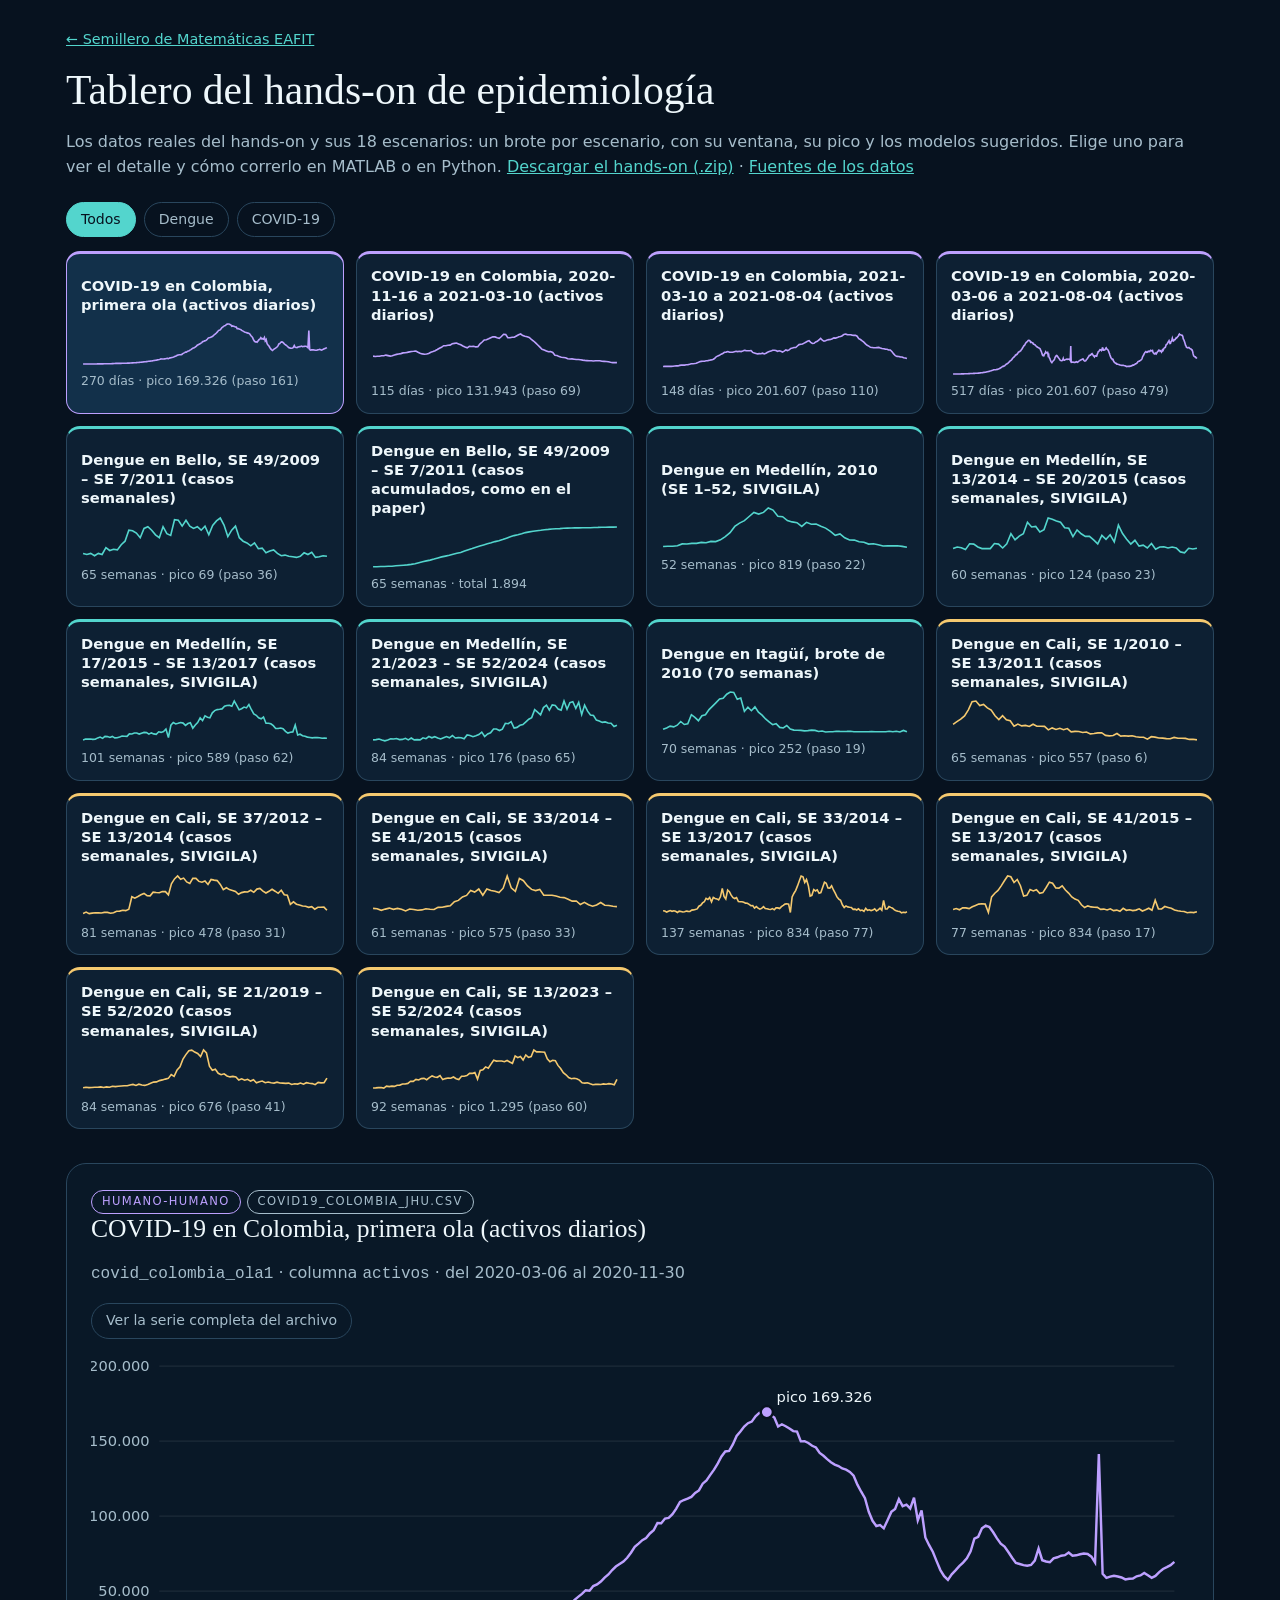
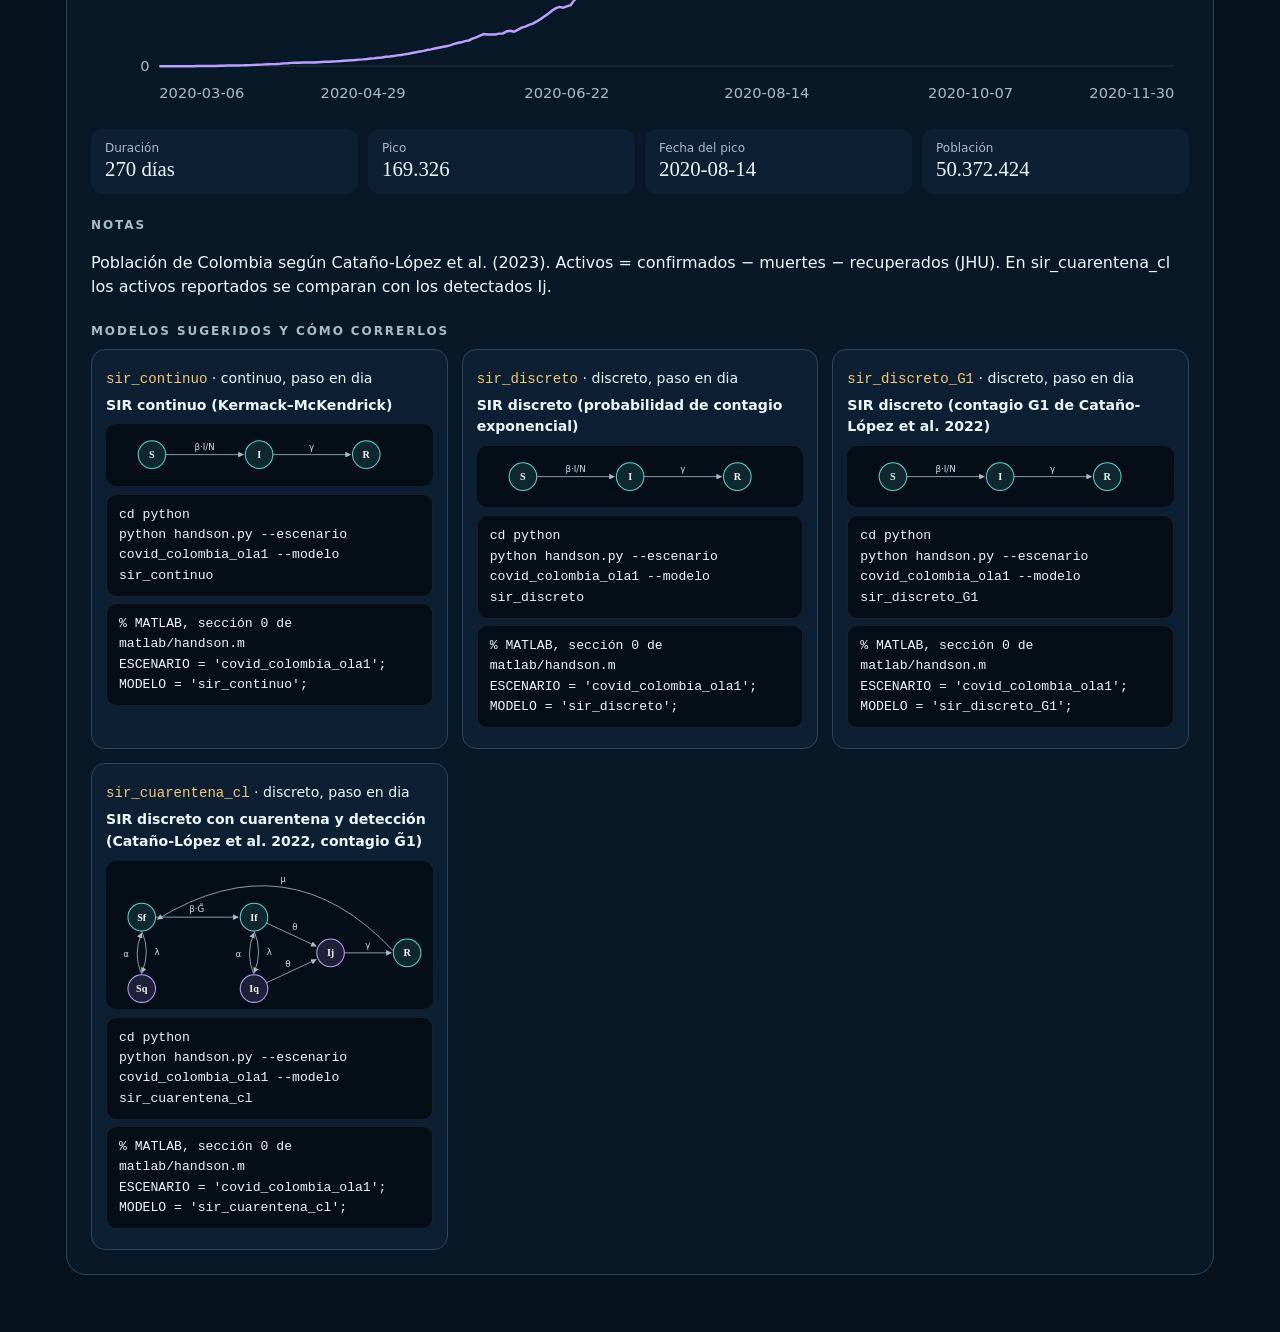
<file: cursos/Modelado epidemiológico/hands_on_epi/tablero.html>
<!doctype html>
<html lang="es">
<head>
<meta charset="utf-8">
<meta name="viewport" content="width=device-width, initial-scale=1">
<title>Tablero del hands-on de epidemiología</title>
<meta name="description" content="Vista previa de los datos reales y los 18 escenarios del hands-on de epidemiología del Semillero de Matemáticas EAFIT.">
<style>
  :root { --bg: #07121f; --surface: #0d2033; --line: #29465d; --ink: #eef7fb; --muted: #a6bdcb;
    --puras: #f5c96f; --biomat: #53d5cd; --violet: #bda0ff; --rosa: #ff8194; }
  * { box-sizing: border-box; }
  body { margin: 0; background: var(--bg); color: var(--ink); font: 16px/1.55 Inter, system-ui, "Segoe UI", sans-serif; }
  a { color: var(--biomat); }
  main { max-width: 1180px; margin: 0 auto; padding: 28px 16px 60px; }
  header p.volver { margin: 0 0 18px; font-size: .9rem; }
  h1 { font: 500 clamp(1.8rem, 4vw, 2.6rem)/1.1 Georgia, serif; margin: 0 0 8px; }
  h2 { font: 500 1.6rem/1.2 Georgia, serif; margin: 0 0 4px; }
  h3 { font-size: .75rem; letter-spacing: .16em; text-transform: uppercase; color: var(--muted); margin: 22px 0 8px; font-weight: 600; }
  .muted { color: var(--muted); }
  .filtros { display: flex; flex-wrap: wrap; gap: 8px; margin: 22px 0 14px; }
  .filtros button, .alternar { background: transparent; color: var(--muted); border: 1px solid var(--line); border-radius: 999px;
    padding: 6px 14px; font: inherit; font-size: .88rem; cursor: pointer; }
  .filtros button[aria-pressed="true"] { color: var(--bg); background: var(--biomat); border-color: var(--biomat); }
  .rejilla { display: grid; grid-template-columns: repeat(auto-fill, minmax(min(100%, 250px), 1fr)); gap: 12px; }
  .mini { text-align: left; background: var(--surface); border: 1px solid var(--line); border-radius: 14px; padding: 12px 14px 10px;
    color: var(--ink); font: inherit; cursor: pointer; border-top: 3px solid var(--c); }
  .mini:hover, .mini[aria-current="true"] { border-color: var(--c); background: #12304a; }
  .mini b { display: block; font-size: .92rem; line-height: 1.3; min-height: 2.6em; }
  .mini small { color: var(--muted); font-size: .78rem; }
  .mini svg { width: 100%; height: 46px; display: block; margin: 6px 0 2px; }
  #detalle { margin-top: 34px; padding: 24px; border: 1px solid var(--line); border-radius: 20px; background: #091827; scroll-margin-top: 12px; }
  .etiq { display: inline-block; font-size: .72rem; letter-spacing: .12em; text-transform: uppercase; padding: 2px 10px;
    border-radius: 999px; border: 1px solid var(--c); color: var(--c); margin-right: 6px; }
  .grafica { width: 100%; height: auto; display: block; margin-top: 10px; }
  .grafica text { fill: var(--muted); font-size: 12px; }
  .cifras { display: grid; grid-template-columns: repeat(auto-fit, minmax(130px, 1fr)); gap: 10px; margin-top: 14px; }
  .cifras div { background: var(--surface); border-radius: 12px; padding: 10px 14px; }
  .cifras span { display: block; font-size: .75rem; color: var(--muted); }
  .cifras strong { font: 500 1.3rem Georgia, serif; }
  .modelos { display: grid; grid-template-columns: repeat(auto-fit, minmax(min(100%, 330px), 1fr)); gap: 14px; }
  .modelo { background: var(--surface); border: 1px solid var(--line); border-radius: 14px; padding: 14px; }
  .modelo p { margin: 4px 0; font-size: .88rem; }
  .modelo code { color: var(--puras); }
  pre { background: #050d17; border: 1px solid #ffffff14; border-radius: 10px; padding: 10px 12px; overflow-x: auto;
    font-size: .82rem; margin: 6px 0; white-space: pre-wrap; overflow-wrap: anywhere; }
  .diagrama { width: 100%; height: auto; display: block; background: #050d17; border-radius: 10px; margin: 8px 0; }
  .diagrama .dg-f { fill: none; stroke: #a6bdcb; stroke-width: 1.6; }
  .diagrama .dg-c { fill: none; stroke: #ff8194; stroke-width: 1.4; stroke-dasharray: 5 4; }
  .diagrama .dg-n { fill: var(--ink); font: 600 20px Georgia, serif; text-anchor: middle; }
  .diagrama .dg-t { fill: #cfe0ea; font: 17px Inter, system-ui, sans-serif; }
  .diagrama .dg-tc { fill: #ff8194; }
  .diagrama .dg-fuente { fill: var(--muted); font: italic 20px Georgia, serif; text-anchor: middle; }
  #error { color: var(--rosa); }
  @media (max-width: 600px) { #detalle { padding: 16px; } }
</style>
</head>
<body>
<main>
  <header>
    <p class="volver"><a href="../../../index.html#curso">← Semillero de Matemáticas EAFIT</a></p>
    <h1>Tablero del hands-on de epidemiología</h1>
    <p class="muted">Los datos reales del hands-on y sus <span id="n-esc">18</span> escenarios: un brote por escenario,
      con su ventana, su pico y los modelos sugeridos. Elige uno para ver el detalle y cómo correrlo en MATLAB o en Python.
      <a href="hands_on_epi.zip">Descargar el hands-on (.zip)</a> · <a href="https://github.com/drojasd/semillero-matematicas-eafit/blob/main/cursos/Modelado%20epidemiol%C3%B3gico/hands_on_epi/datos/FUENTES.md">Fuentes de los datos</a></p>
  </header>
  <p id="error" hidden></p>
  <div class="filtros" role="group" aria-label="Filtrar escenarios">
    <button data-f="todos" aria-pressed="true">Todos</button>
    <button data-f="dengue" aria-pressed="false">Dengue</button>
    <button data-f="covid" aria-pressed="false">COVID-19</button>
  </div>
  <div class="rejilla" id="rejilla"></div>
  <section id="detalle" hidden></section>
</main>
<script src="../../../assets/diagramas.js"></script>
<script>
(async function () {
  const $ = (s) => document.querySelector(s);
  const esc = (s) => String(s ?? "").replace(/[&<>"]/g, (c) => ({ "&": "&amp;", "<": "&lt;", ">": "&gt;", '"': "&quot;" })[c]);
  const fmt = (x) => Math.round(x).toLocaleString("es-CO");
  const color = (e) => e.id.startsWith("covid") ? "var(--violet)" : e.id.includes("cali") ? "var(--puras)" : "var(--biomat)";

  let escenarios, catalogo;
  const series = {};
  try {
    const leer = (u) => fetch(u).then((r) => { if (!r.ok) throw new Error(u); return u.endsWith(".json") ? r.json() : r.text(); });
    const [e, h, v] = await Promise.all(["escenarios.json", "modelos/catalogo_humanos.json", "modelos/catalogo_vectores.json"].map(leer));
    escenarios = e;
    catalogo = Object.fromEntries([...h, ...v].map((m) => [m.id, m]));
    const archivos = [...new Set(e.map((x) => x.datos))];
    const textos = await Promise.all(archivos.map((a) => leer("datos/" + a)));
    archivos.forEach((a, i) => {
      const [cab, ...filas] = textos[i].trim().split(/\r?\n/);
      const cols = cab.split(",");
      series[a] = filas.map((f) => Object.fromEntries(f.split(",").map((v, j) => [cols[j], isNaN(+v) || cols[j] === "fecha" ? v : +v])));
    });
  } catch (err) {
    $("#error").hidden = false;
    $("#error").textContent = "No se pudieron cargar los datos (" + err.message + "). Si abriste el archivo directamente desde la carpeta, " +
      "el navegador bloquea la lectura: ábrelo desde el sitio web o con un servidor local (python -m http.server).";
    return;
  }
  $("#n-esc").textContent = escenarios.length;

  // Ventana de un escenario: filas del CSV dentro del filtro y, si toca, acumuladas.
  function ventana(e) {
    const filas = series[e.datos], f = e.filtro;
    const dentro = (r) => !f || (r[f.columna] >= f.desde && r[f.columna] <= f.hasta);
    const idx = filas.map((r, i) => (dentro(r) ? i : -1)).filter((i) => i >= 0);
    let y = idx.map((i) => filas[i][e.columna]);
    if (e.acumular) { let s = 0; y = y.map((v) => (s += v)); }
    return { idx, y, filas };
  }
  const etiquetaX = (r) => r.fecha ? r.fecha : r.semana_epi ? `SE ${r.semana_epi}/${r.anio}` : `t = ${r.t}`;

  function linea(y, W, H, pad, ymax, x0 = 0, n = y.length) {
    const sx = (i) => pad.l + ((i + x0) / Math.max(n - 1, 1)) * (W - pad.l - pad.r);
    const sy = (v) => H - pad.b - (v / (ymax || 1)) * (H - pad.t - pad.b);
    return y.map((v, i) => `${i ? "L" : "M"}${sx(i).toFixed(1)},${sy(v).toFixed(1)}`).join("");
  }

  // Rejilla de escenarios con una miniatura de cada brote.
  function rejilla(filtro) {
    const lista = escenarios.filter((e) => filtro === "todos" || e.id.startsWith(filtro));
    $("#rejilla").innerHTML = lista.map((e) => {
      const { y } = ventana(e);
      const max = Math.max(...y), ip = y.indexOf(max);
      const unidad = e.datos.startsWith("covid") ? "días" : "semanas";
      return `<button class="mini" style="--c:${color(e)}" data-id="${e.id}">
        <b>${esc(e.nombre)}</b>
        <svg viewBox="0 0 240 46" preserveAspectRatio="none" aria-hidden="true">
          <path d="${linea(y, 240, 46, { l: 2, r: 2, t: 4, b: 2 }, max)}" fill="none" stroke="${color(e)}" stroke-width="1.6" vector-effect="non-scaling-stroke"/>
        </svg>
        <small>${y.length} ${unidad} · ${e.acumular ? "total" : "pico"} ${fmt(max)}${e.acumular ? "" : " (paso " + ip + ")"}</small>
      </button>`;
    }).join("");
    document.querySelectorAll(".mini").forEach((b) => b.addEventListener("click", () => {
      history.replaceState(null, "", "#" + b.dataset.id);
      detalle(b.dataset.id, true);
    }));
    marcar();
  }
  const marcar = () => document.querySelectorAll(".mini").forEach((b) => b.setAttribute("aria-current", b.dataset.id === location.hash.slice(1)));

  // Gráfica grande: la serie completa del archivo con la ventana sombreada, o solo la ventana.
  function grafica(e, completa) {
    const { idx, y, filas } = ventana(e);
    // El ancho sigue al de la caja, para que el texto no se encoja en el celular.
    const W = Math.min(900, Math.max(320, $("#detalle").clientWidth - 40)), H = W < 600 ? 240 : 300;
    const pad = { l: 56, r: 12, t: 14, b: 40 };
    const todo = filas.map((r) => r[e.columna]);
    const yy = completa && !e.acumular ? todo : y;
    const filasX = completa && !e.acumular ? filas : idx.map((i) => filas[i]);
    // Eje y con un paso redondo (1, 2 o 5 por una potencia de 10).
    const crudo = Math.max(...yy) / 4, p10 = 10 ** Math.floor(Math.log10(crudo || 1));
    const paso = [1, 2, 5, 10].map((m) => m * p10).find((v) => v >= crudo);
    const ymax = Math.ceil((Math.max(...yy) * 1.06) / paso) * paso;
    const sx = (i) => pad.l + (i / Math.max(yy.length - 1, 1)) * (W - pad.l - pad.r);
    const sy = (v) => H - pad.b - (v / ymax) * (H - pad.t - pad.b);
    let g = "";
    for (let v = 0; v <= ymax + 1e-9; v += paso) {
      g += `<line x1="${pad.l}" x2="${W - pad.r}" y1="${sy(v)}" y2="${sy(v)}" stroke="#ffffff14"/>` +
        `<text x="${pad.l - 8}" y="${sy(v) + 4}" text-anchor="end">${fmt(v)}</text>`;
    }
    const nt = Math.min(W < 600 ? 3 : 6, yy.length);
    for (let k = 0; k < nt; k++) {
      const i = Math.round((k / Math.max(nt - 1, 1)) * (yy.length - 1));
      const ancla = k === 0 ? "start" : k === nt - 1 ? "end" : "middle";
      g += `<text x="${sx(i)}" y="${H - 14}" text-anchor="${ancla}">${esc(etiquetaX(filasX[i]))}</text>`;
    }
    if (completa && !e.acumular) {
      g += `<rect x="${sx(idx[0])}" y="${pad.t}" width="${sx(idx[idx.length - 1]) - sx(idx[0])}" height="${H - pad.t - pad.b}" fill="${color(e)}" opacity=".12"/>`;
    }
    g += `<path d="${linea(yy, W, H, pad, ymax)}" fill="none" stroke="${color(e)}" stroke-width="2"/>`;
    const max = Math.max(...y), ip = y.indexOf(max), xp = completa && !e.acumular ? idx[ip] : ip;
    g += `<circle cx="${sx(xp)}" cy="${sy(max)}" r="5" fill="${color(e)}" stroke="var(--bg)" stroke-width="2"/>` +
      `<text x="${sx(xp) + (sx(xp) > W * 0.8 ? -8 : 8)}" y="${sy(max) - 8}" text-anchor="${sx(xp) > W * 0.8 ? "end" : "start"}" style="fill:var(--ink)">${e.acumular ? "total " : "pico "}${fmt(max)}</text>`;
    return `<svg viewBox="0 0 ${W} ${H}" class="grafica" role="img" aria-label="Serie de ${esc(e.nombre)}">${g}</svg>`;
  }

  function detalle(id, desplazar) {
    const e = escenarios.find((x) => x.id === id);
    const caja = $("#detalle");
    if (!e) { caja.hidden = true; return; }
    marcar();
    const { idx, y, filas } = ventana(e);
    const max = Math.max(...y), ip = y.indexOf(max);
    const unidad = e.datos.startsWith("covid") ? "días" : "semanas";
    const pob = e.opt?.N ?? filas[idx[0]].poblacion;
    const modelos = e.modelos_sugeridos.map((m) => {
      const c = catalogo[m] || { nombre: m };
      const dg = window.DIAGRAMAS?.dibujar(window.DIAGRAMAS.porModelo[m]) || "";
      return `<div class="modelo">
        <p><code>${esc(m)}</code> · ${esc(c.tipo || "")}, paso en ${esc(c.unidad_tiempo || "")}</p>
        <p><b>${esc(c.nombre)}</b></p>${dg}
        <pre>cd python\npython handson.py --escenario ${esc(e.id)} --modelo ${esc(m)}</pre>
        <pre>% MATLAB, sección 0 de matlab/handson.m\nESCENARIO = '${esc(e.id)}';\nMODELO = '${esc(m)}';</pre>
      </div>`;
    }).join("");
    caja.hidden = false;
    caja.style.setProperty("--c", color(e));
    caja.innerHTML = `
      <span class="etiq">${esc(e.transmision)}</span><span class="etiq" style="--c:var(--muted)">${esc(e.datos)}</span>
      <h2>${esc(e.nombre)}</h2>
      <p class="muted"><code>${esc(e.id)}</code> · columna <code>${esc(e.columna)}</code>${e.acumular ? " (acumulada)" : ""}
        · del ${esc(etiquetaX(filas[idx[0]]))} al ${esc(etiquetaX(filas[idx[idx.length - 1]]))}</p>
      ${e.acumular ? "" : `<button class="alternar" aria-pressed="false">Ver la serie completa del archivo</button>`}
      <div id="graf">${grafica(e, false)}</div>
      <div class="cifras">
        <div><span>Duración</span><strong>${y.length} ${unidad}</strong></div>
        <div><span>${e.acumular ? "Total acumulado" : "Pico"}</span><strong>${fmt(max)}</strong></div>
        ${e.acumular ? "" : `<div><span>Fecha del pico</span><strong>${esc(etiquetaX(filas[idx[ip]]))}</strong></div>
        ${e.columna === "casos" ? `<div><span>Casos en la ventana</span><strong>${fmt(y.reduce((a, b) => a + b, 0))}</strong></div>` : ""}`}
        <div><span>Población</span><strong>${pob ? fmt(pob) : "—"}</strong></div>
      </div>
      ${e.notas ? `<h3>Notas</h3><p>${esc(e.notas)}</p>` : ""}
      <h3>Modelos sugeridos y cómo correrlos</h3>
      <div class="modelos">${modelos}</div>`;
    const bt = caja.querySelector(".alternar");
    if (bt) bt.addEventListener("click", () => {
      const on = bt.getAttribute("aria-pressed") !== "true";
      bt.setAttribute("aria-pressed", on);
      bt.textContent = on ? "Ver solo la ventana del escenario" : "Ver la serie completa del archivo";
      $("#graf").innerHTML = grafica(e, on);
    });
    if (desplazar) caja.scrollIntoView({ behavior: "smooth" });
  }

  document.querySelectorAll(".filtros button").forEach((b) => b.addEventListener("click", () => {
    document.querySelectorAll(".filtros button").forEach((x) => x.setAttribute("aria-pressed", x === b));
    rejilla(b.dataset.f);
  }));
  addEventListener("hashchange", () => detalle(location.hash.slice(1), false));
  rejilla("todos");
  detalle(location.hash.slice(1) || escenarios[0].id, false);
  if (!location.hash) history.replaceState(null, "", "#" + escenarios[0].id), marcar();
})();
</script>
</body>
</html>
</file>
<file: assets/style.css>
/* Misma paleta que las presentaciones de charlas/ */
:root {
  --bg: #07121f;
  --surface: #0d2033;
  --line: #29465d;
  --ink: #eef7fb;
  --muted: #a6bdcb;
  --puras: #f5c96f;
  --biomat: #53d5cd;
  --violet: #bda0ff;
}
* { box-sizing: border-box; }
html { scroll-behavior: smooth; }
body {
  margin: 0;
  color: var(--ink);
  background:
    radial-gradient(1000px 620px at 0 -15%, #16495b8a, transparent 58%),
    radial-gradient(1000px 640px at 100% 110%, #54266566, transparent 59%),
    var(--bg);
  background-attachment: fixed;
  font: 16px/1.55 Inter, ui-sans-serif, system-ui, -apple-system, "Segoe UI", sans-serif;
}
a { color: var(--biomat); }

.nav {
  position: sticky; top: 0; z-index: 10;
  display: flex; justify-content: space-between; align-items: center; gap: 16px; flex-wrap: wrap;
  padding: 14px max(16px, calc((100% - 1100px) / 2));
  background: #07121fd9; backdrop-filter: blur(10px);
  border-bottom: 1px solid #ffffff14;
}
.brand { color: var(--ink); text-decoration: none; font-weight: 800; letter-spacing: .2em; }
.brand span { color: var(--puras); font-family: Georgia, serif; }
.nav nav { display: flex; gap: 18px; flex-wrap: wrap; }
.nav nav a { color: var(--muted); text-decoration: none; font-size: .78rem; font-weight: 700; letter-spacing: .14em; text-transform: uppercase; }
.nav nav a:hover { color: var(--ink); }
.nav nav a { padding: 4px 0; border-bottom: 2px solid transparent; }
.nav nav a[aria-current="page"] { color: var(--ink); border-bottom-color: var(--puras); }
.nav nav a[hidden] { display: none; }
.pestana { min-height: 55vh; }
.pestana[hidden] { display: none; }
#contacto { border-top: 1px solid #ffffff14; margin-top: 56px; }

main { width: min(1100px, calc(100% - 32px)); margin: 0 auto; }
section { padding: 72px 0 24px; scroll-margin-top: 60px; }
.center { text-align: center; }
.muted { color: var(--muted); }

.hero { padding-top: 96px; }
.eyebrow { margin: 0 0 10px; color: var(--biomat); font-size: .74rem; font-weight: 800; letter-spacing: .18em; text-transform: uppercase; }
h1 { margin: 0; font: 500 clamp(2.6rem, 7vw, 5.6rem)/.95 Georgia, "Times New Roman", serif; letter-spacing: -.04em; }
h1 em { color: var(--puras); font-weight: 400; }
.spaced { margin: 40px 0 16px; color: var(--muted); letter-spacing: .3em; font-size: .95rem; text-transform: lowercase; }
.lead { max-width: 720px; color: #bfd0db; font: 1.15rem/1.65 Georgia, serif; }
.lead.center { margin: 0 auto; }
.facts { display: grid; grid-template-columns: repeat(auto-fit, minmax(200px, 1fr)); gap: 12px; margin: 32px 0 16px; }
.facts div { padding: 16px 18px; border: 1px solid var(--line); border-radius: 14px; background: #0d2033aa; }
.facts span { display: block; color: var(--muted); font-size: .72rem; letter-spacing: .14em; text-transform: uppercase; }
.facts strong { font-size: 1.05rem; }
.invite { color: var(--puras); font-weight: 700; }

.lineas { display: grid; grid-template-columns: repeat(auto-fit, minmax(300px, 1fr)); gap: 20px; }
.linea { padding: 28px; border: 1px solid var(--line); border-radius: 20px; background: #091827dc; }
.linea h2 { margin: 4px 0 12px; font: 500 2rem/1.1 Georgia, serif; }
.linea.puras { border-top: 3px solid var(--puras); }
.linea.biomat { border-top: 3px solid var(--biomat); }
.linea ul { padding-left: 20px; color: var(--muted); }
.tag { margin: 0; color: var(--muted); font-size: .7rem; font-weight: 800; letter-spacing: .18em; text-transform: uppercase; }

.curso { display: grid; grid-template-columns: minmax(0, 380px) 1fr; gap: 40px; align-items: center; }
.curso figure { margin: 0; }
.curso img { display: block; width: 100%; height: auto; border-radius: 16px; border: 1px solid var(--line); box-shadow: 0 30px 90px #0008; }
.curso h2 { margin: 6px 0 8px; font: 500 clamp(2rem, 4vw, 3rem)/1.05 Georgia, serif; color: var(--puras); }
.curso .lead { margin: 0 0 16px; }
.boton {
  display: inline-block; margin-top: 8px; padding: 12px 22px; border-radius: 999px;
  background: var(--biomat); color: var(--bg); font-weight: 800; text-decoration: none;
}
.boton:hover { filter: brightness(1.1); }

.coordinadores { display: grid; grid-template-columns: repeat(auto-fit, minmax(240px, 1fr)); gap: 14px; margin-top: 20px; }
.coordinadores div { display: flex; flex-direction: column; gap: 4px; padding: 18px; border: 1px solid var(--line); border-radius: 14px; background: #0d2033aa; }
.coordinadores a { font-size: .9rem; overflow-wrap: anywhere; }

.section-title { text-align: center; font: 500 2.2rem/1.1 Georgia, serif; margin: 0 0 8px; }
.filters { display: flex; justify-content: center; gap: 8px; margin: 20px 0; }
.filters button {
  padding: 6px 16px; border: 1px solid var(--line); border-radius: 999px;
  background: transparent; color: var(--muted); font: inherit; font-size: .85rem; cursor: pointer;
}
.filters button.on { background: var(--surface); color: var(--ink); border-color: var(--muted); }

.sesiones { list-style: none; padding: 0; margin: 0; display: grid; gap: 10px; }
.sesion { display: grid; grid-template-columns: 44px 1fr; gap: 14px; padding: 16px 18px; border: 1px solid var(--line); border-radius: 14px; background: #0d2033aa; }
.sesion[hidden] { display: none; }
.num { font: 1.6rem/1 Georgia, serif; color: var(--violet); }
.sesion h3 { margin: 0; font-size: 1.05rem; }
.sesion h3 a { color: var(--ink); }
.fecha { margin: 2px 0 6px; color: var(--muted); font-size: .9rem; }
.meta { margin: 0; color: var(--muted); font-size: .85rem; }
.pill { display: inline-block; margin-right: 6px; padding: 1px 8px; border-radius: 999px; font-size: .68rem; font-weight: 800; letter-spacing: .1em; text-transform: uppercase; background: #ffffff12; color: var(--ink); }
.pill.linea-puras { color: var(--puras); }
.pill.linea-biomat { color: var(--biomat); }
.pill.linea-ambas { color: var(--violet); }

.cards { display: grid; grid-template-columns: repeat(auto-fit, minmax(min(100%, 280px), 1fr)); gap: 18px; }
.card { display: flex; flex-direction: column; padding: 24px; border: 1px solid var(--line); border-radius: 18px; background: #091827dc; }
.card.linea-puras { border-left: 3px solid var(--puras); }
.card.linea-biomat { border-left: 3px solid var(--biomat); }
.card.linea-ambas { border-left: 3px solid var(--violet); }
#lista-investigacion { grid-template-columns: repeat(auto-fit, minmax(min(100%, 400px), 1fr)); }
.card h3 { margin: 6px 0 10px; font: 500 1.4rem/1.2 Georgia, serif; }
.card p { color: var(--muted); }
.cta { margin-top: auto; font-weight: 800; font-size: .8rem; letter-spacing: .14em; text-transform: uppercase; text-decoration: none; }

.retos-intro { max-width: 760px; margin: 0 auto 24px; }
#lista-retos { display: grid; grid-template-columns: minmax(0, 1fr); gap: 18px; }
.reto { padding: 24px; border: 1px solid var(--line); border-left: 3px solid var(--biomat); border-radius: 18px; background: #091827dc; }
.reto h3 { margin: 6px 0 10px; font: 500 1.4rem/1.2 Georgia, serif; }
.sello { margin: 0 0 16px; color: var(--muted); font-size: .8rem; }
.sello span { letter-spacing: .1em; text-transform: uppercase; font-weight: 700; font-size: .68rem; }
.sello code { display: block; margin-top: 4px; color: var(--ink); overflow-wrap: anywhere; font-size: .78rem; }
.tabla { overflow-x: auto; }
.reto table { width: 100%; border-collapse: collapse; font-size: .92rem; }
.reto th { color: var(--muted); font-size: .68rem; letter-spacing: .12em; text-transform: uppercase; text-align: left; }
.reto th, .reto td { padding: 8px 10px; border-bottom: 1px solid #ffffff14; white-space: nowrap; }
.reto td:nth-child(n+3), .reto th:nth-child(n+3) { text-align: right; font-variant-numeric: tabular-nums; }
.reto tr.primero td { color: var(--puras); font-weight: 700; }

footer { margin-top: 80px; padding: 32px 16px; text-align: center; color: var(--muted); font-size: .85rem; border-top: 1px solid #ffffff14; }

@media (max-width: 600px) {
  .nav nav { gap: 14px; flex-wrap: nowrap; overflow-x: auto; width: 100%; scrollbar-width: none; }
  .nav nav a { white-space: nowrap; }
  section { padding-top: 48px; }
  .curso { grid-template-columns: 1fr; gap: 24px; }
}

/* Curso GSUA-CSB */
.cta-par { display: flex; flex-wrap: wrap; gap: 18px; margin: auto 0 0; }
.cta-par .cta { margin-top: 0; }

/* Diagramas de modelos (assets/diagramas.js) */
.diagrama { width: 100%; height: auto; display: block; }
.diagrama .dg-f { fill: none; stroke: #a6bdcb; stroke-width: 1.6; }
.diagrama .dg-c { fill: none; stroke: #ff8194; stroke-width: 1.4; stroke-dasharray: 5 4; }
.diagrama .dg-n { fill: var(--ink); font: 600 20px Georgia, serif; text-anchor: middle; }
.diagrama .dg-t { fill: #cfe0ea; font: 17px Inter, system-ui, sans-serif; }
.diagrama .dg-tc { fill: #ff8194; }
.diagrama .dg-fuente { fill: var(--muted); font: italic 20px Georgia, serif; text-anchor: middle; }

/* Curso: hands-on destacado, papers con diagrama, enlaces agrupados */
.destacado { display: grid; grid-template-columns: minmax(0, 1.3fr) minmax(0, 1fr); gap: 22px; align-items: center;
  margin: 26px 0 34px; padding: 26px; border: 1px solid var(--line); border-radius: 20px; background: #091827dc; border-top: 3px solid var(--biomat); }
.destacado h3 { margin: 4px 0 8px; font: 500 1.7rem/1.15 Georgia, serif; }
.destacado .botones { display: flex; flex-wrap: wrap; gap: 10px; margin-top: 14px; }
.boton.sec { background: transparent; color: var(--biomat); border: 1px solid var(--biomat); }
.papers { display: grid; grid-template-columns: repeat(auto-fit, minmax(min(100%, 420px), 1fr)); gap: 18px; margin-top: 18px; }
.paper { padding: 22px; border: 1px solid var(--line); border-radius: 18px; background: #091827dc; display: flex; flex-direction: column; }
.paper h3 { margin: 6px 0 4px; font: 500 1.3rem/1.25 Georgia, serif; }
.paper .autores { color: var(--muted); font-size: .88rem; margin: 0 0 10px; }
.paper .diagrama { margin: 8px 0; background: #050d17; border-radius: 12px; border: 1px solid #ffffff10; }
.paper .nota { font-size: .8rem; color: var(--muted); margin: 0 0 8px; }
.paper .usa { font-size: .85rem; margin: 6px 0 12px; }
.paper code { font-size: .85em; color: var(--puras); }
.grupos-enlaces { display: grid; grid-template-columns: repeat(auto-fit, minmax(min(100%, 230px), 1fr)); gap: 18px; margin-top: 26px; }
.grupos-enlaces div { padding: 16px 18px; border: 1px solid var(--line); border-radius: 14px; background: #0d2033aa; }
.grupos-enlaces h4 { margin: 0 0 8px; font-size: .72rem; letter-spacing: .16em; text-transform: uppercase; color: var(--muted); }
.grupos-enlaces ul { margin: 0; padding-left: 18px; }
.grupos-enlaces li { margin: 5px 0; font-size: .9rem; }
@media (max-width: 700px) { .destacado { grid-template-columns: 1fr; } }
.vista-datos svg { width: 100%; height: auto; display: block; }
.vista-datos text { fill: var(--muted); font-size: 11px; }
</file>
